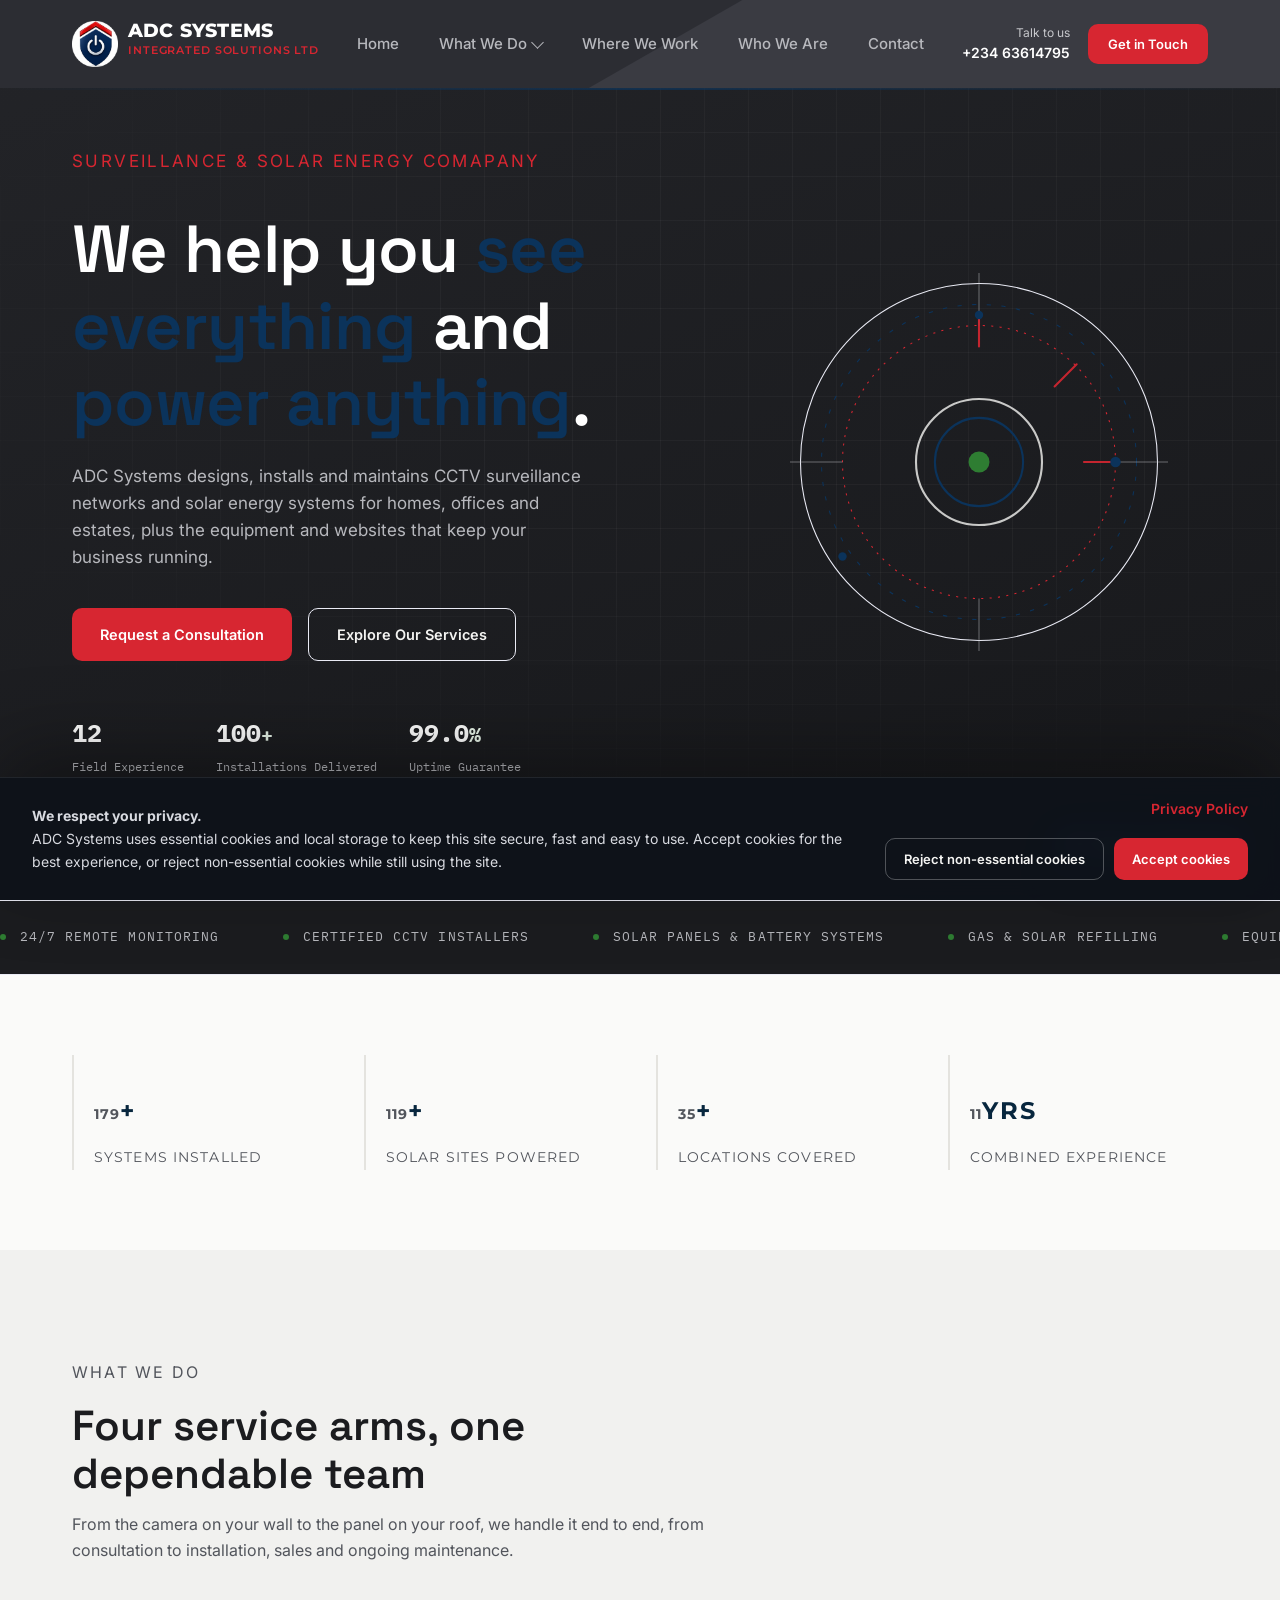
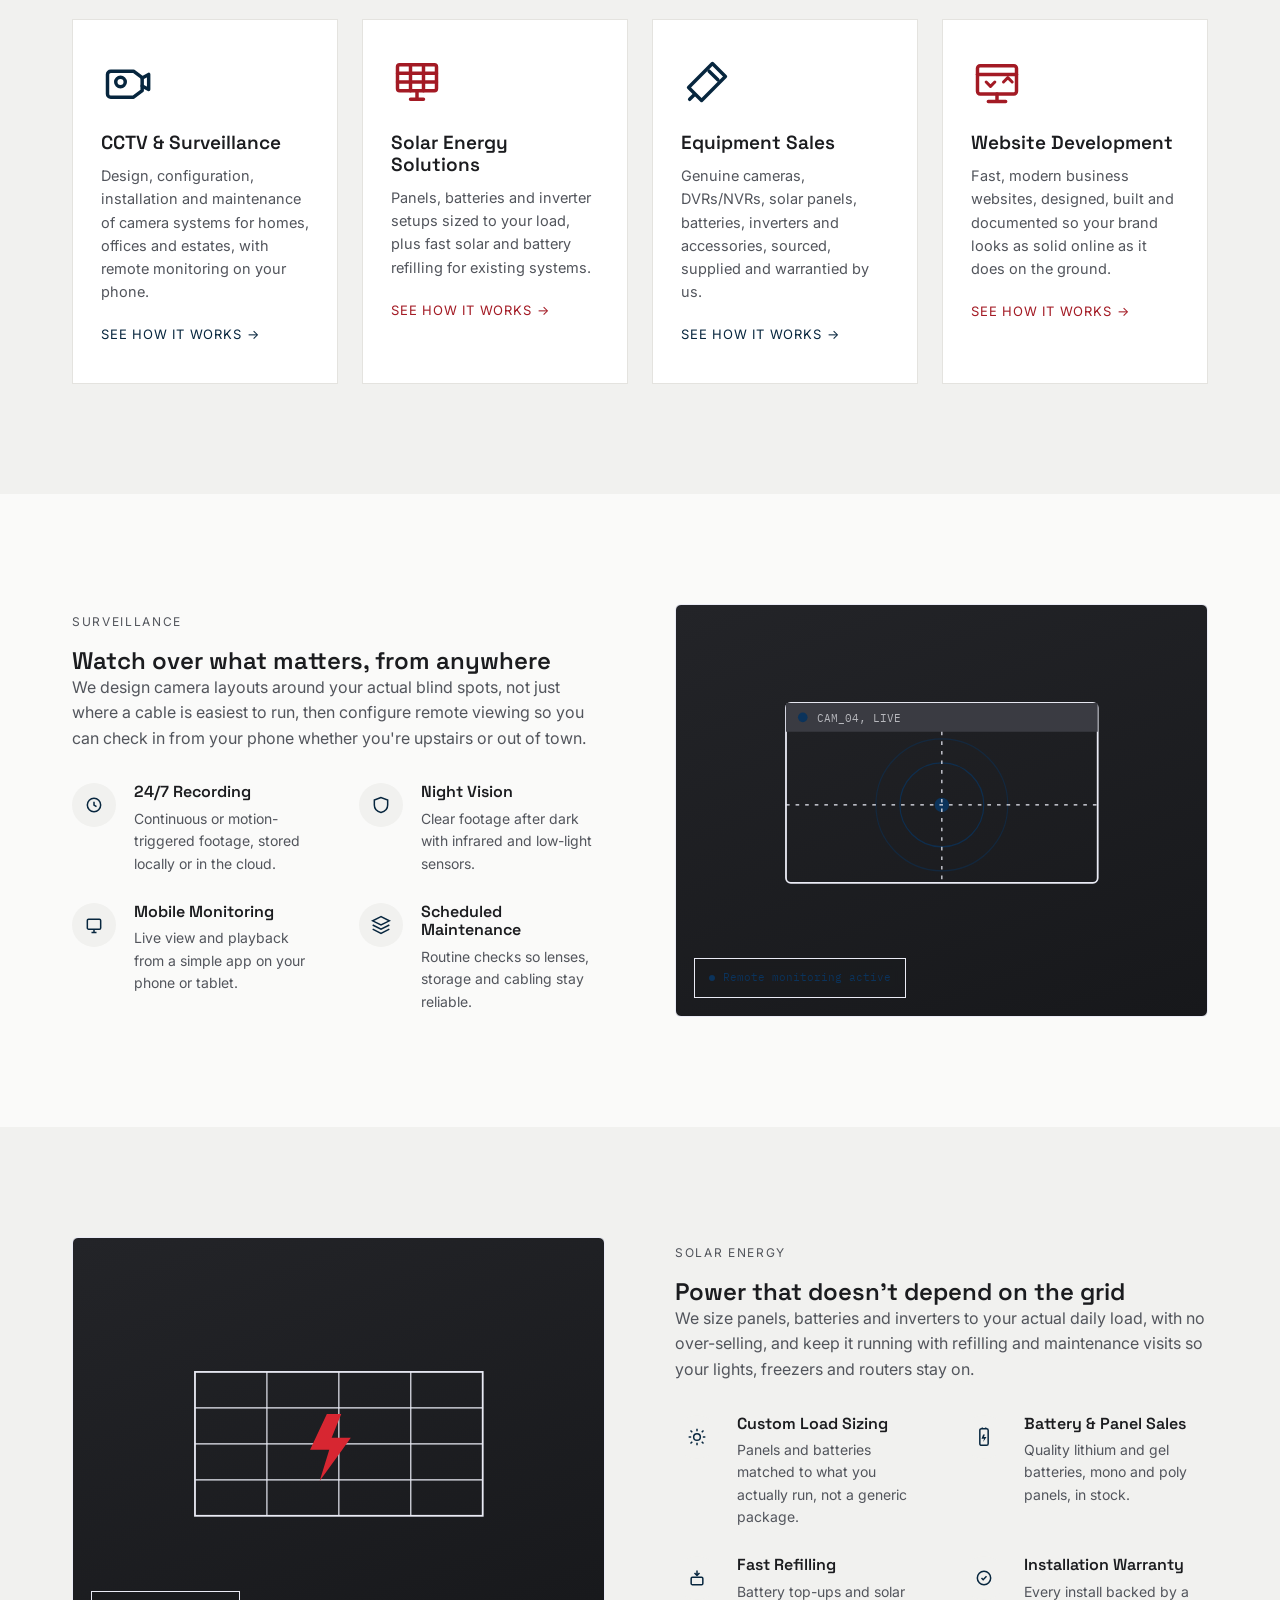
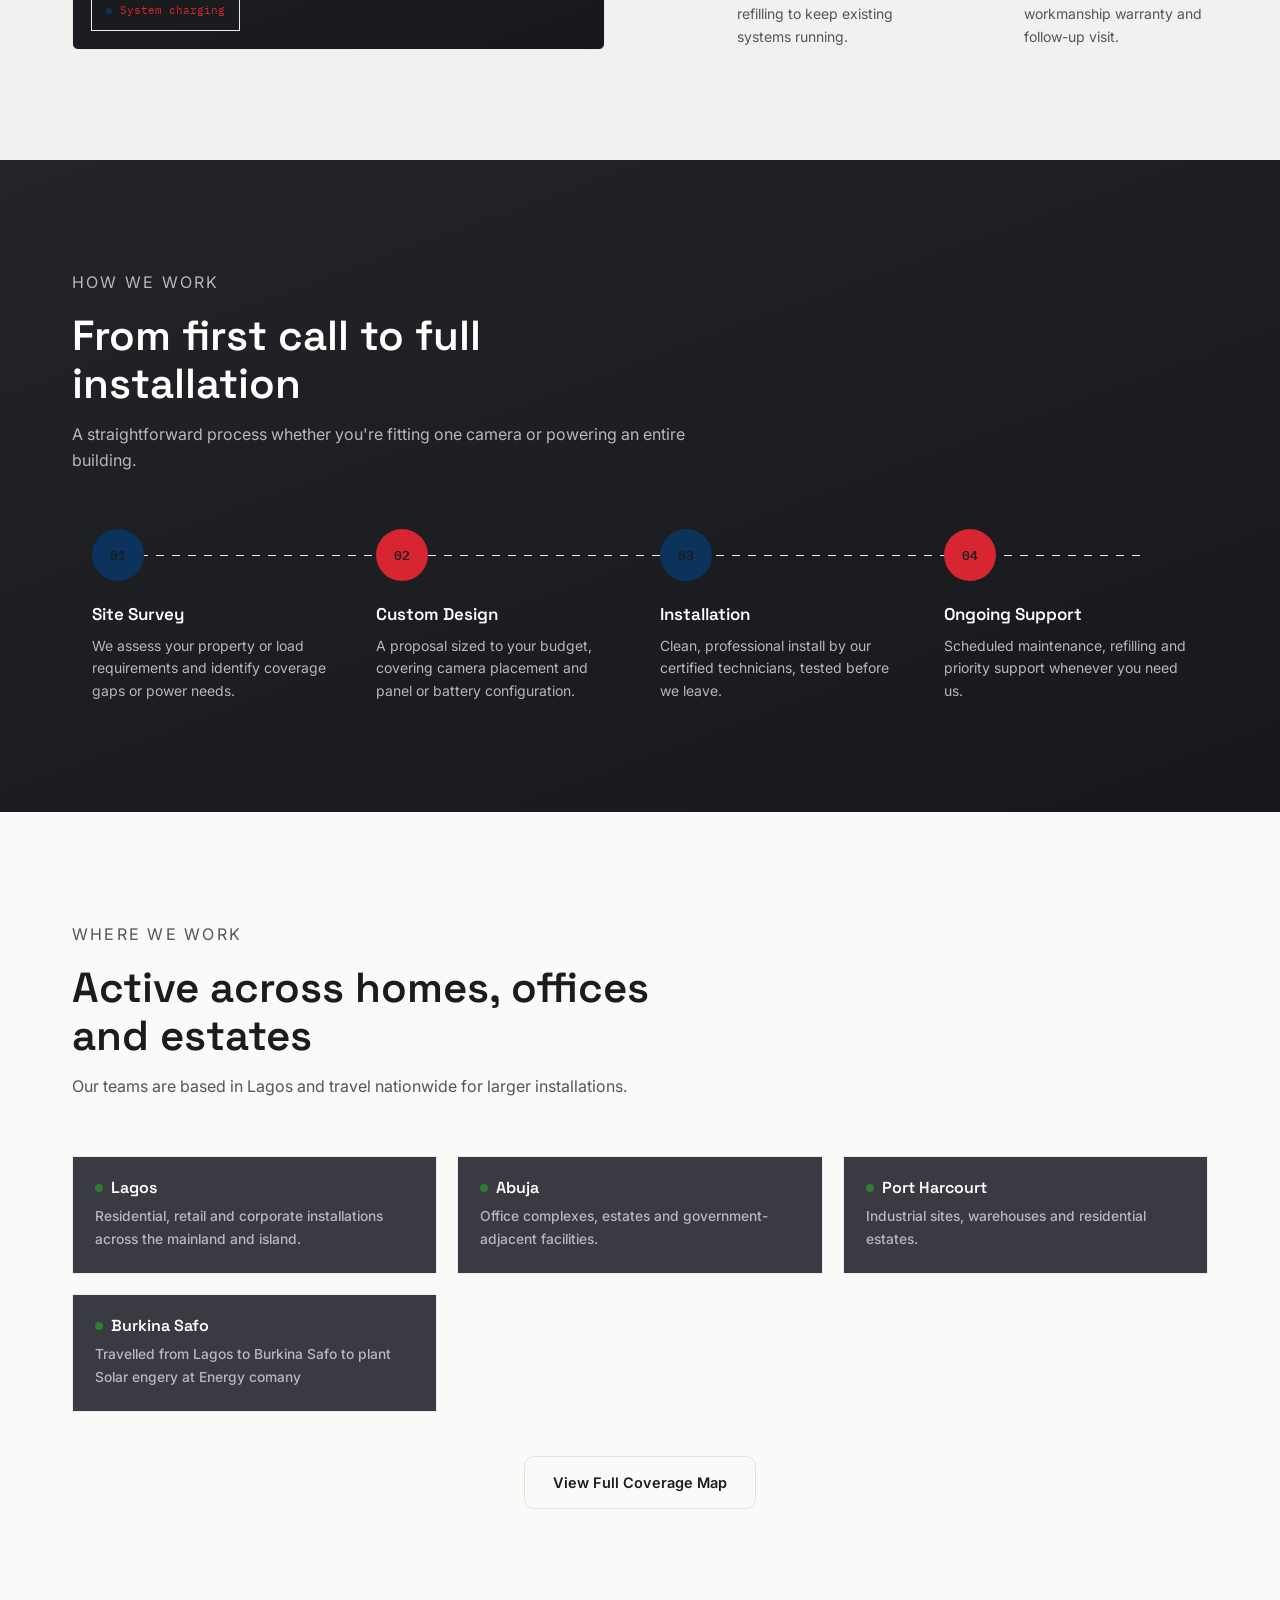
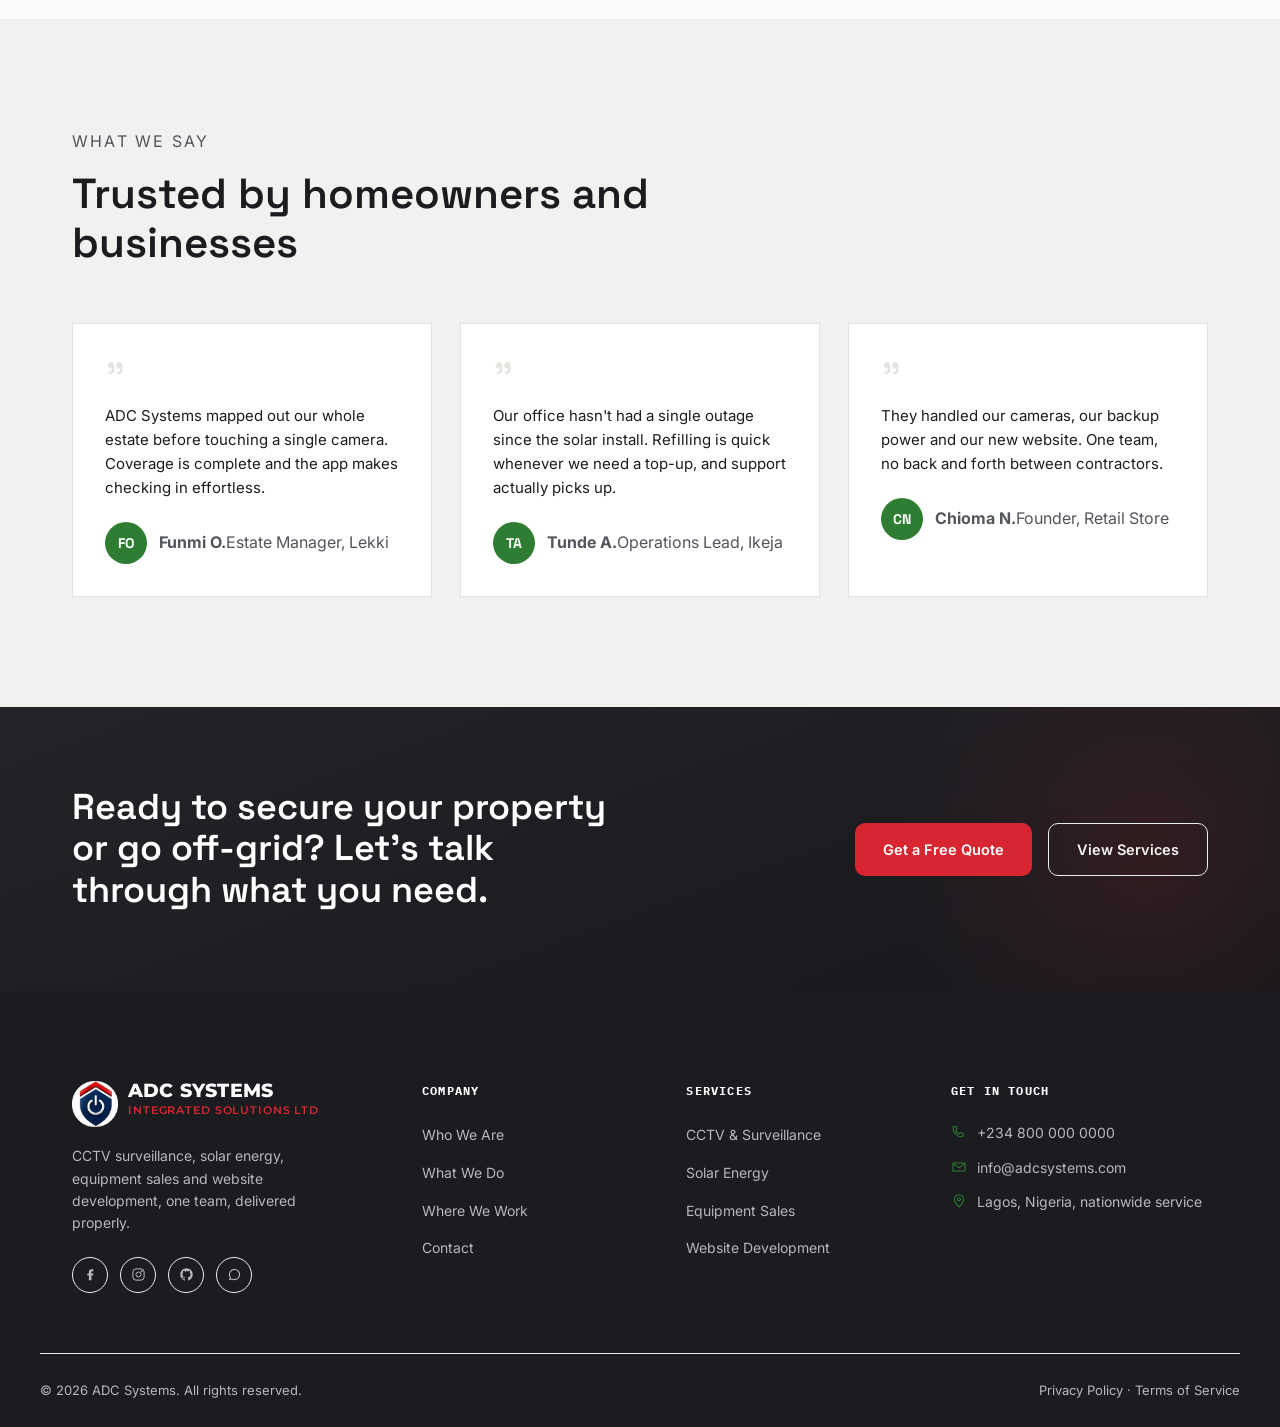
<file: index.html>
<!DOCTYPE html>
<html lang="en">
<head>
<meta charset="UTF-8">
<meta name="viewport" content="width=device-width, initial-scale=1.0">
<title>ADC Systems | CCTV Surveillance &amp; Solar Energy Solutions</title>
<meta name="description" content="ADC Systems specializes in CCTV surveillance configuration, installation and maintenance, solar energy systems (panels, batteries, refilling), security equipment sales, and website development.">
<meta name="robots" content="index, follow">
<meta property="og:locale" content="en_US">
<meta property="og:type" content="website">
<meta property="og:title" content="ADC Systems | CCTV Surveillance &amp; Solar Energy Solutions">
<meta property="og:description" content="ADC Systems specializes in CCTV surveillance configuration, installation and maintenance, solar energy systems (panels, batteries, refilling), security equipment sales, and website development.">
<meta property="og:image" content="assets/images/adclogo2.png">
<meta property="og:image:alt" content="ADC Systems logo">
<meta property="og:url" content="./index.html">
<meta name="twitter:card" content="summary_large_image">
<meta name="twitter:title" content="ADC Systems | CCTV Surveillance &amp; Solar Energy Solutions">
<meta name="twitter:description" content="ADC Systems specializes in CCTV surveillance configuration, installation and maintenance, solar energy systems (panels, batteries, refilling), security equipment sales, and website development.">
<meta name="twitter:image" content="assets/images/adclogo2.png">
<link rel="canonical" href="./index.html">
<link rel="icon" href="assets/images/adc-icon.png">
<link rel="preconnect" href="https://fonts.googleapis.com">
<link rel="stylesheet" href="css/style.css">
</head>
<body>

<!-- ===== Preloader ===== -->
<div id="preloader" aria-hidden="true">
  <div class="loader-aperture">
    <svg viewBox="0 0 64 64">
      <circle class="ring" cx="32" cy="32" r="26"></circle>
      <circle class="sweep" cx="32" cy="32" r="26"></circle>
    </svg>
  </div>
  <p class="loader-text">Adc systems<span>...</span></p>
</div>

<!-- ===== Header ===== -->
<header class="site-header">
  <div class="header-inner">
    <a href="index.html" class="brand">
      <img src="assets/images/adc-icon.png" alt="ADC Systems logo">
      <span class="brand-word">ADC Systems<small>Integrated Solutions Ltd</small></span>
    </a>

    <nav class="main-nav" aria-label="Primary">
      <ul>
        <li class="nav-item"><a href="index.html" class="nav-link">Home</a></li>
        <li class="nav-item has-dropdown">
          <a href="services.html" class="nav-link">What We Do <span class="caret"></span></a>
          <ul class="dropdown">
            <li><a href="services.html#cctv">CCTV &amp; Surveillance<small>Cameras, config, Install &amp; monitoring</small></a></li>
            <li><a href="services.html#solar">Solar Energy Solutions<small>Panels, batteries &amp; refilling</small></a></li>
            <li><a href="services.html#equipment">Equipment Sales<small>Security &amp; solar hardware</small></a></li>
            <li><a href="services.html#web">Website Development<small>Design, build &amp; launch</small></a></li>
          </ul>
        </li>
        <li class="nav-item"><a href="portfolio.html" class="nav-link">Where We Work</a></li>
        <li class="nav-item"><a href="about.html" class="nav-link">Who We Are</a></li>
        <li class="nav-item"><a href="contact.html" class="nav-link">Contact</a></li>
      </ul>
    </nav>

    <div class="header-cta">
      <div class="header-phone">
        <span>Talk to us</span>
        <strong>+234 63614795</strong>
      </div>
      <a href="contact.html" class="btn btn-primary btn-sm">Get in Touch</a>
      <button class="nav-toggle" aria-label="Toggle menu"><span></span><span></span><span></span></button>
    </div>
  </div>
</header>

<!-- ===== Hero ===== -->
<section class="hero">
  <div class="hero-scanline"></div>
  <div class="hero-inner">
    <div class="hero-copy">
      <p class="eyebrow on-dark">Surveillance &amp; Solar Energy Comapany</p>
      <h1>We help you <em>see everything</em> and <em>power anything</em>.</h1>
      <p>ADC Systems designs, installs and maintains CCTV surveillance networks and solar energy systems for homes, offices and estates, plus the equipment and websites that keep your business running.</p>
      <div class="hero-actions">
        <a href="contact.html" class="btn btn-primary">Request a Consultation</a>
        <a href="services.html" class="btn btn-outline">Explore Our Services</a>
      </div>
      <div class="hero-badges">
        <div class="hero-badge"><strong data-count="12" class="unit-wrap">12<span class="unit">yrs</span></strong>Field Experience</div>
        <div class="hero-badge"><strong><span data-count="100">0</span><span class="unit">+</span></strong>Installations Delivered</div>
        <div class="hero-badge"><strong><span data-count="99" data-decimals="1">0</span><span class="unit">%</span></strong>Uptime Guarantee</div>
      </div>
    </div>

    <div class="hero-visual" aria-hidden="true">
      <svg viewBox="0 0 400 400">
        <circle class="hud-ring" cx="200" cy="200" r="170"></circle>
        <circle class="hud-ring accent" cx="200" cy="200" r="150"></circle>
        <circle class="hud-ring accent2" cx="200" cy="200" r="130"></circle>
        <line class="hud-crosshair" x1="200" y1="20" x2="200" y2="70"></line>
        <line class="hud-crosshair" x1="200" y1="330" x2="200" y2="380"></line>
        <line class="hud-crosshair" x1="20" y1="200" x2="70" y2="200"></line>
        <line class="hud-crosshair" x1="330" y1="200" x2="380" y2="200"></line>
        <!-- camera lens -->
        <circle cx="200" cy="200" r="60" fill="none" stroke="#f4f4f2" stroke-width="2" opacity=".8"></circle>
        <circle cx="200" cy="200" r="42" fill="none" stroke="var(--lens)" stroke-width="2"></circle>
        <circle cx="200" cy="200" r="10" fill="var(--green)"></circle>
        <!-- solar rays -->
        <g stroke="var(--brand-red)" stroke-width="2" stroke-linecap="round" opacity=".9">
          <line x1="200" y1="60" x2="200" y2="90"></line>
          <line x1="293" y1="107" x2="272" y2="128"></line>
          <line x1="330" y1="200" x2="300" y2="200"></line>
        </g>
        <circle class="hud-blip" cx="330" cy="200" r="5"></circle>
        <circle class="hud-blip" cx="200" cy="60" r="4" style="animation-delay:.6s"></circle>
        <circle class="hud-blip" cx="70" cy="290" r="4" style="animation-delay:1.1s"></circle>
      </svg>
    </div>
  </div>
</section>

<!-- ===== Trust strip ===== -->
<div class="trust-strip" aria-hidden="true">
  <div class="trust-track">
    <span>24/7 Remote Monitoring</span>
    <span>Certified CCTV Installers</span>
    <span>Solar Panels &amp; Battery Systems</span>
    <span>Gas &amp; Solar Refilling</span>
    <span>Equipment Sales</span>
    <span>Website Development</span>
    <span>24/7 Remote Monitoring</span>
    <span>Certified CCTV Installers</span>
    <span>Smart Door Locks &amp; Access Control</span>
    <span>Solar Panels &amp; Battery Systems</span>
    <span>Gas &amp; Solar Refilling</span>
    <span>Equipment Sales</span>
    <span>Website Development</span>
    <span>DSTV Maintenance</span>
  </div>
</div>

<!-- ===== Stats ===== -->
<section class="stats">
  <div class="container stats-grid">
    <div class="stat reveal"><strong><span data-count="180">0</span><span class="unit">+</span></strong><span>Systems Installed</span></div>
    <div class="stat reveal reveal-delay-1"><strong><span data-count="120">0</span><span class="unit">+</span></strong><span>Solar Sites Powered</span></div>
    <div class="stat reveal reveal-delay-2"><strong><span data-count="36">0</span><span class="unit">+</span></strong><span>Locations Covered</span></div>
    <div class="stat reveal reveal-delay-3"><strong><span data-count="12">0</span><span class="unit">yrs</span></strong><span>Combined Experience</span></div>
  </div>
</section>

<!-- ===== What We Do ===== -->
<section class="section dim" id="what-we-do">
  <div class="container">
    <div class="section-head reveal">
      <p class="eyebrow">What We Do</p>
      <h2>Four service arms, one dependable team</h2>
      <p>From the camera on your wall to the panel on your roof, we handle it end to end, from consultation to installation, sales and ongoing maintenance.</p>
    </div>

    <div class="services-grid">
      <div class="service-card reveal">
        <div class="service-icon">
          <svg viewBox="0 0 24 24" fill="none" stroke="currentColor" stroke-width="1.6" stroke-linecap="round" stroke-linejoin="round">
            <path d="M3 8.5c0-.83.67-1.5 1.5-1.5H15l4 3v6l-4 3H4.5C3.67 19 3 18.33 3 17.5v-9Z"></path>
            <circle cx="9" cy="12" r="2.2"></circle>
            <path d="M19 10.2 22 8.5v7L19 13.8"></path>
          </svg>
        </div>
        <h3>CCTV &amp; Surveillance</h3>
        <p>Design, configuration, installation and maintenance of camera systems for homes, offices and estates, with remote monitoring on your phone.</p>
        <a href="services.html#cctv" class="card-link">See how it works <span class="arrow">→</span></a>
      </div>

      <div class="service-card solar-tone reveal reveal-delay-1">
        <div class="service-icon">
          <svg viewBox="0 0 24 24" fill="none" stroke="currentColor" stroke-width="1.6" stroke-linecap="round" stroke-linejoin="round">
            <rect x="3" y="4" width="18" height="12" rx="1"></rect>
            <path d="M3 8h18M3 12h18M9 4v12M15 4v12"></path>
            <path d="M9 20h6M12 16v4"></path>
          </svg>
        </div>
        <h3>Solar Energy Solutions</h3>
        <p>Panels, batteries and inverter setups sized to your load, plus fast solar and battery refilling for existing systems.</p>
        <a href="services.html#solar" class="card-link">See how it works <span class="arrow">→</span></a>
      </div>

      <div class="service-card reveal reveal-delay-2">
        <div class="service-icon">
          <svg viewBox="0 0 24 24" fill="none" stroke="currentColor" stroke-width="1.6" stroke-linecap="round" stroke-linejoin="round">
            <path d="M14.5 3.5 20.5 9.5 9.5 20.5 3.5 14.5 14.5 3.5Z"></path>
            <path d="M13 7l4 4M6 18l-2 2"></path>
          </svg>
        </div>
        <h3>Equipment Sales</h3>
        <p>Genuine cameras, DVRs/NVRs, solar panels, batteries, inverters and accessories, sourced, supplied and warrantied by us.</p>
        <a href="services.html#equipment" class="card-link">See how it works <span class="arrow">→</span></a>
      </div>

      <div class="service-card solar-tone reveal reveal-delay-3">
        <div class="service-icon">
          <svg viewBox="0 0 24 24" fill="none" stroke="currentColor" stroke-width="1.6" stroke-linecap="round" stroke-linejoin="round">
            <rect x="3" y="4.5" width="18" height="13" rx="1.2"></rect>
            <path d="M3 8.5h18"></path>
            <path d="M8 21h8M12 17.5V21"></path>
            <path d="M7 12l2 2 2-2M15 12l2-2 2 2" stroke-width="1.4"></path>
          </svg>
        </div>
        <h3>Website Development</h3>
        <p>Fast, modern business websites, designed, built and documented so your brand looks as solid online as it does on the ground.</p>
        <a href="services.html#web" class="card-link">See how it works <span class="arrow">→</span></a>
      </div>
    </div>
  </div>
</section>

<!-- ===== Split: CCTV feature ===== -->
<section class="section">
  <div class="container split">
    <div class="split-copy reveal">
      <p class="eyebrow">Surveillance</p>
      <h2>Watch over what matters, from anywhere</h2>
      <p style="margin-bottom:32px;">We design camera layouts around your actual blind spots, not just where a cable is easiest to run, then configure remote viewing so you can check in from your phone whether you're upstairs or out of town.</p>
      <div class="feature-grid">
        <div class="feature-item">
          <div class="f-icon"><svg viewBox="0 0 24 24" fill="none" stroke="currentColor" stroke-width="1.8"><path d="M4 12a8 8 0 1 1 16 0 8 8 0 0 1-16 0Z"/><path d="M12 8v4l3 2"/></svg></div>
          <div><h4>24/7 Recording</h4><p>Continuous or motion-triggered footage, stored locally or in the cloud.</p></div>
        </div>
        <div class="feature-item">
          <div class="f-icon"><svg viewBox="0 0 24 24" fill="none" stroke="currentColor" stroke-width="1.8"><path d="M12 3 4 6v6c0 4.5 3.4 7.9 8 9 4.6-1.1 8-4.5 8-9V6l-8-3Z"/></svg></div>
          <div><h4>Night Vision</h4><p>Clear footage after dark with infrared and low-light sensors.</p></div>
        </div>
        <div class="feature-item">
          <div class="f-icon"><svg viewBox="0 0 24 24" fill="none" stroke="currentColor" stroke-width="1.8"><rect x="4" y="5" width="16" height="12" rx="1.5"/><path d="M9 21h6M12 17v4"/></svg></div>
          <div><h4>Mobile Monitoring</h4><p>Live view and playback from a simple app on your phone or tablet.</p></div>
        </div>
        <div class="feature-item">
          <div class="f-icon"><svg viewBox="0 0 24 24" fill="none" stroke="currentColor" stroke-width="1.8"><path d="M12 2 2 7l10 5 10-5-10-5Z"/><path d="M2 17l10 5 10-5M2 12l10 5 10-5"/></svg></div>
          <div><h4>Scheduled Maintenance</h4><p>Routine checks so lenses, storage and cabling stay reliable.</p></div>
        </div>
      </div>
    </div>
    <div class="split-visual reveal reveal-delay-1">
      <div class="frame">
        <svg viewBox="0 0 300 240" aria-hidden="true">
          <rect x="20" y="30" width="260" height="150" rx="4" fill="none" stroke="var(--line-dark)" stroke-width="1.5"></rect>
          <rect x="20" y="30" width="260" height="24" fill="var(--charcoal-2)"></rect>
          <circle cx="34" cy="42" r="4" fill="var(--lens)"></circle>
          <text x="46" y="46" font-family="IBM Plex Mono" font-size="9" fill="#b7b8bd">CAM_04, LIVE</text>
          <circle cx="150" cy="115" r="55" fill="none" stroke="var(--lens)" stroke-width="1" opacity=".5"></circle>
          <circle cx="150" cy="115" r="35" fill="none" stroke="var(--lens)" stroke-width="1" opacity=".8"></circle>
          <circle cx="150" cy="115" r="6" fill="var(--lens)"></circle>
          <line x1="20" y1="115" x2="280" y2="115" stroke="var(--line-dark)" stroke-width="1" stroke-dasharray="3 5"></line>
          <line x1="150" y1="54" x2="150" y2="180" stroke="var(--line-dark)" stroke-width="1" stroke-dasharray="3 5"></line>
        </svg>
        <span class="tag">Remote monitoring active</span>
      </div>
    </div>
  </div>
</section>

<!-- ===== Split: Solar feature (reverse) ===== -->
<section class="section dim">
  <div class="container split reverse">
    <div class="split-copy reveal">
      <p class="eyebrow">Solar Energy</p>
      <h2>Power that doesn't depend on the grid</h2>
      <p style="margin-bottom:32px;">We size panels, batteries and inverters to your actual daily load, with no over-selling, and keep it running with refilling and maintenance visits so your lights, freezers and routers stay on.</p>
      <div class="feature-grid">
        <div class="feature-item">
          <div class="f-icon"><svg viewBox="0 0 24 24" fill="none" stroke="currentColor" stroke-width="1.8"><circle cx="12" cy="12" r="4"/><path d="M12 2v3M12 19v3M4.2 4.2l2.1 2.1M17.7 17.7l2.1 2.1M2 12h3M19 12h3M4.2 19.8l2.1-2.1M17.7 6.3l2.1-2.1"/></svg></div>
          <div><h4>Custom Load Sizing</h4><p>Panels and batteries matched to what you actually run, not a generic package.</p></div>
        </div>
        <div class="feature-item">
          <div class="f-icon"><svg viewBox="0 0 24 24" fill="none" stroke="currentColor" stroke-width="1.8"><rect x="7" y="2" width="10" height="20" rx="2"/><path d="M10 2V0.5M14 2V0.5"/><path d="M11 9l-2 5h3l-1 4 4-6h-3l1-3Z" fill="currentColor" stroke="none"/></svg></div>
          <div><h4>Battery &amp; Panel Sales</h4><p>Quality lithium and gel batteries, mono and poly panels, in stock.</p></div>
        </div>
        <div class="feature-item">
          <div class="f-icon"><svg viewBox="0 0 24 24" fill="none" stroke="currentColor" stroke-width="1.8"><path d="M12 3v6M9 6l3 3 3-3"/><rect x="5" y="11" width="14" height="9" rx="1.5"/></svg></div>
          <div><h4>Fast Refilling</h4><p>Battery top-ups and solar refilling to keep existing systems running.</p></div>
        </div>
        <div class="feature-item">
          <div class="f-icon"><svg viewBox="0 0 24 24" fill="none" stroke="currentColor" stroke-width="1.8"><path d="M4 12a8 8 0 1 1 16 0 8 8 0 0 1-16 0Z"/><path d="M9 12l2 2 4-4"/></svg></div>
          <div><h4>Installation Warranty</h4><p>Every install backed by a workmanship warranty and follow-up visit.</p></div>
        </div>
      </div>
    </div>
    <div class="split-visual reveal reveal-delay-1">
      <div class="frame">
        <svg viewBox="0 0 300 240" aria-hidden="true">
          <rect x="30" y="60" width="240" height="120" fill="none" stroke="var(--line-dark)" stroke-width="1.5"></rect>
          <line x1="30" y1="90" x2="270" y2="90" stroke="var(--line-dark)" stroke-width="1"></line>
          <line x1="30" y1="120" x2="270" y2="120" stroke="var(--line-dark)" stroke-width="1"></line>
          <line x1="30" y1="150" x2="270" y2="150" stroke="var(--line-dark)" stroke-width="1"></line>
          <line x1="90" y1="60" x2="90" y2="180" stroke="var(--line-dark)" stroke-width="1"></line>
          <line x1="150" y1="60" x2="150" y2="180" stroke="var(--line-dark)" stroke-width="1"></line>
          <line x1="210" y1="60" x2="210" y2="180" stroke="var(--line-dark)" stroke-width="1"></line>
          <path d="M140 95l-14 30h16l-8 26 26-36h-16l8-20Z" fill="var(--solar)"></path>
        </svg>
        <span class="tag" style="color:var(--solar); border-color:var(--line-dark);">System charging</span>
      </div>
    </div>
  </div>
</section>

<!-- ===== Process ===== -->
<section class="section dark">
  <div class="container">
    <div class="section-head reveal">
      <p class="eyebrow on-dark">How We Work</p>
      <h2>From first call to full installation</h2>
      <p>A straightforward process whether you're fitting one camera or powering an entire building.</p>
    </div>

    <div class="process">
      <div class="process-step reveal">
        <span class="num">01</span>
        <h4>Site Survey</h4>
        <p>We assess your property or load requirements and identify coverage gaps or power needs.</p>
      </div>
      <div class="process-step reveal reveal-delay-1">
        <span class="num">02</span>
        <h4>Custom Design</h4>
        <p>A proposal sized to your budget, covering camera placement and panel or battery configuration.</p>
      </div>
      <div class="process-step reveal reveal-delay-2">
        <span class="num">03</span>
        <h4>Installation</h4>
        <p>Clean, professional install by our certified technicians, tested before we leave.</p>
      </div>
      <div class="process-step reveal reveal-delay-3">
        <span class="num">04</span>
        <h4>Ongoing Support</h4>
        <p>Scheduled maintenance, refilling and priority support whenever you need us.</p>
      </div>
    </div>
  </div>
</section>

<!-- ===== Where We Work preview ===== -->
<section class="section">
  <div class="container">
    <div class="section-head reveal">
      <p class="eyebrow">Where We Work</p>
      <h2>Active across homes, offices and estates</h2>
      <p>Our teams are based in Lagos and travel nationwide for larger installations.</p>
    </div>

    <div class="location-list">
      <div class="location-card reveal"><h4>Lagos</h4><p>Residential, retail and corporate installations across the mainland and island.</p></div>
      <div class="location-card reveal reveal-delay-1"><h4>Abuja</h4><p>Office complexes, estates and government-adjacent facilities.</p></div>
      <div class="location-card reveal reveal-delay-2"><h4>Port Harcourt</h4><p>Industrial sites, warehouses and residential estates.</p></div>
      <div class="location-card reveal"><h4>Burkina Safo</h4><p>Travelled from Lagos to Burkina Safo to plant Solar engery at Energy comany</p></div>
    </div>

    <div style="text-align:center; margin-top:44px;">
      <a href="portfolio.html" class="btn btn-outline on-light">View Full Coverage Map</a>
    </div>
  </div>
</section>

<!-- ===== Testimonials ===== -->
<section class="section dim">
  <div class="container">
    <div class="section-head reveal">
      <p class="eyebrow">What We Say</p>
      <h2>Trusted by homeowners and businesses</h2>
    </div>
    <div class="testimonial-track">
      <div class="testimonial reveal">
        <span class="quote-mark">"</span>
        <p>ADC Systems mapped out our whole estate before touching a single camera. Coverage is complete and the app makes checking in effortless.</p>
        <div class="who"><div class="avatar">FO</div><div><strong>Funmi O.</strong><span>Estate Manager, Lekki</span></div></div>
      </div>
      <div class="testimonial reveal reveal-delay-1">
        <span class="quote-mark">"</span>
        <p>Our office hasn't had a single outage since the solar install. Refilling is quick whenever we need a top-up, and support actually picks up.</p>
        <div class="who"><div class="avatar">TA</div><div><strong>Tunde A.</strong><span>Operations Lead, Ikeja</span></div></div>
      </div>
      <div class="testimonial reveal reveal-delay-2">
        <span class="quote-mark">"</span>
        <p>They handled our cameras, our backup power and our new website. One team, no back and forth between contractors.</p>
        <div class="who"><div class="avatar">CN</div><div><strong>Chioma N.</strong><span>Founder, Retail Store</span></div></div>
      </div>
    </div>
  </div>
</section>

<!-- ===== CTA banner ===== -->
<section class="cta-banner">
  <div class="container cta-banner-inner">
    <h2 class="reveal">Ready to secure your property or go off-grid? Let's talk through what you need.</h2>
    <div class="actions reveal reveal-delay-1">
      <a href="contact.html" class="btn btn-primary">Get a Free Quote</a>
      <a href="services.html" class="btn btn-outline">View Services</a>
    </div>
  </div>
</section>

<!-- ===== Footer ===== -->
<footer class="site-footer">
  <div class="container footer-grid">
    <div class="footer-brand">
      <a href="index.html" class="brand"><img src="assets/images/adc-icon.png" alt="ADC Systems logo"><span class="brand-word">ADC Systems<small>Integrated Solutions Ltd</small></span></a>
      <p>CCTV surveillance, solar energy, equipment sales and website development, one team, delivered properly.</p>
      <div class="footer-social">
        <a href="#" aria-label="Facebook"><svg viewBox="0 0 24 24" fill="currentColor"><path d="M13.5 21v-7.5H16l.5-3.2h-3V8.2c0-.9.3-1.6 1.7-1.6H16.6V3.8C16.1 3.7 15 3.6 13.8 3.6c-2.6 0-4.4 1.6-4.4 4.5v2.2H6.9v3.2h2.5V21h4.1Z"/></svg></a>
        <a href="#" aria-label="Instagram"><svg viewBox="0 0 24 24" fill="none" stroke="currentColor" stroke-width="1.6"><rect x="3" y="3" width="18" height="18" rx="5"/><circle cx="12" cy="12" r="4"/><circle cx="17.2" cy="6.8" r="1"/></svg></a>
        <a href="https://github.com/" target="_blank" rel="noopener noreferrer" aria-label="GitHub"><svg viewBox="0 0 24 24" fill="currentColor"><path d="M12 2C6.477 2 2 6.477 2 12c0 4.418 2.865 8.166 6.839 9.489.5.092.682-.217.682-.483 0-.237-.009-.868-.014-1.703-2.782.605-3.369-1.34-3.369-1.34-.454-1.155-1.11-1.464-1.11-1.464-.907-.62.069-.607.069-.607 1.003.071 1.531 1.031 1.531 1.031.892 1.529 2.341 1.088 2.91.832.091-.647.35-1.088.636-1.339-2.22-.252-4.555-1.11-4.555-4.945 0-1.091.39-1.984 1.029-2.682-.103-.253-.446-1.27.098-2.645 0 0 .84-.269 2.75 1.025A9.564 9.564 0 0 1 12 6.844c.85.004 1.705.115 2.504.337 1.909-1.294 2.748-1.025 2.748-1.025.546 1.375.202 2.392.1 2.645.64.698 1.028 1.591 1.028 2.682 0 3.844-2.339 4.69-4.566 4.936.36.31.68.923.68 1.861 0 1.343-.012 2.426-.012 2.755 0 .268.18.58.688.482C19.135 20.164 22 16.418 22 12c0-5.523-4.477-10-10-10Z"/></svg></a>
        <a href="#" aria-label="WhatsApp"><svg viewBox="0 0 24 24" fill="currentColor"><path d="M12 3a9 9 0 0 0-7.7 13.7L3 21l4.5-1.2A9 9 0 1 0 12 3Zm0 1.8a7.2 7.2 0 1 1 0 14.4 7.1 7.1 0 0 1-3.7-1l-.3-.2-2.6.7.7-2.5-.2-.3A7.2 7.2 0 0 1 12 4.8Z"/></svg></a>
      </div>
    </div>

    <div class="footer-col">
      <h5>Company</h5>
      <ul>
        <li><a href="about.html">Who We Are</a></li>
        <li><a href="services.html">What We Do</a></li>
        <li><a href="portfolio.html">Where We Work</a></li>
        <li><a href="contact.html">Contact</a></li>
      </ul>
    </div>

    <div class="footer-col">
      <h5>Services</h5>
      <ul>
        <li><a href="services.html#cctv">CCTV &amp; Surveillance</a></li>
        <li><a href="services.html#solar">Solar Energy</a></li>
        <li><a href="services.html#equipment">Equipment Sales</a></li>
        <li><a href="services.html#web">Website Development</a></li>
      </ul>
    </div>

    <div class="footer-col">
      <h5>Get In Touch</h5>
      <ul class="footer-contact">
        <li><svg viewBox="0 0 24 24" fill="none" stroke="currentColor" stroke-width="1.6"><path d="M3 5.5c0-1 .8-1.8 1.8-1.8h2.1c.5 0 1 .4 1.1.9l.9 3a1.1 1.1 0 0 1-.4 1.2l-1.4 1c1 2.3 2.8 4.1 5.1 5.1l1-1.4c.3-.4.8-.5 1.2-.4l3 .9c.5.1.9.6.9 1.1v2.1c0 1-.8 1.8-1.8 1.8C9.5 20 3 13.5 3 5.5Z"/></svg><span>+234 800 000 0000</span></li>
        <li><svg viewBox="0 0 24 24" fill="none" stroke="currentColor" stroke-width="1.6"><path d="M3 6h18v12H3z"/><path d="m3 7 9 6 9-6"/></svg><span>info@adcsystems.com</span></li>
        <li><svg viewBox="0 0 24 24" fill="none" stroke="currentColor" stroke-width="1.6"><path d="M12 21s7-6.1 7-11.5A7 7 0 0 0 5 9.5C5 14.9 12 21 12 21Z"/><circle cx="12" cy="9.5" r="2.3"/></svg><span>Lagos, Nigeria, nationwide service</span></li>
      </ul>
    </div>
  </div>

  <div class="container footer-bottom">
    <span>&copy; <span class="js-year"></span> ADC Systems. All rights reserved.</span>
    <span><a href="privacy-policy.html">Privacy Policy</a> &middot; <a href="terms-of-service.html">Terms of Service</a></span>
  </div>
</footer>

<!-- ===== Floating action button ===== -->
<a href="contact.html" class="fab"><span class="pulse"></span>
  <svg viewBox="0 0 24 24" fill="none" stroke="currentColor" stroke-width="1.8"><path d="M4 4h16v12H7l-3 3V4Z"/></svg>
  <span>Drop us a Message</span>
</a>

<script src="js/main.js"></script>
</body>
</html>
</file>
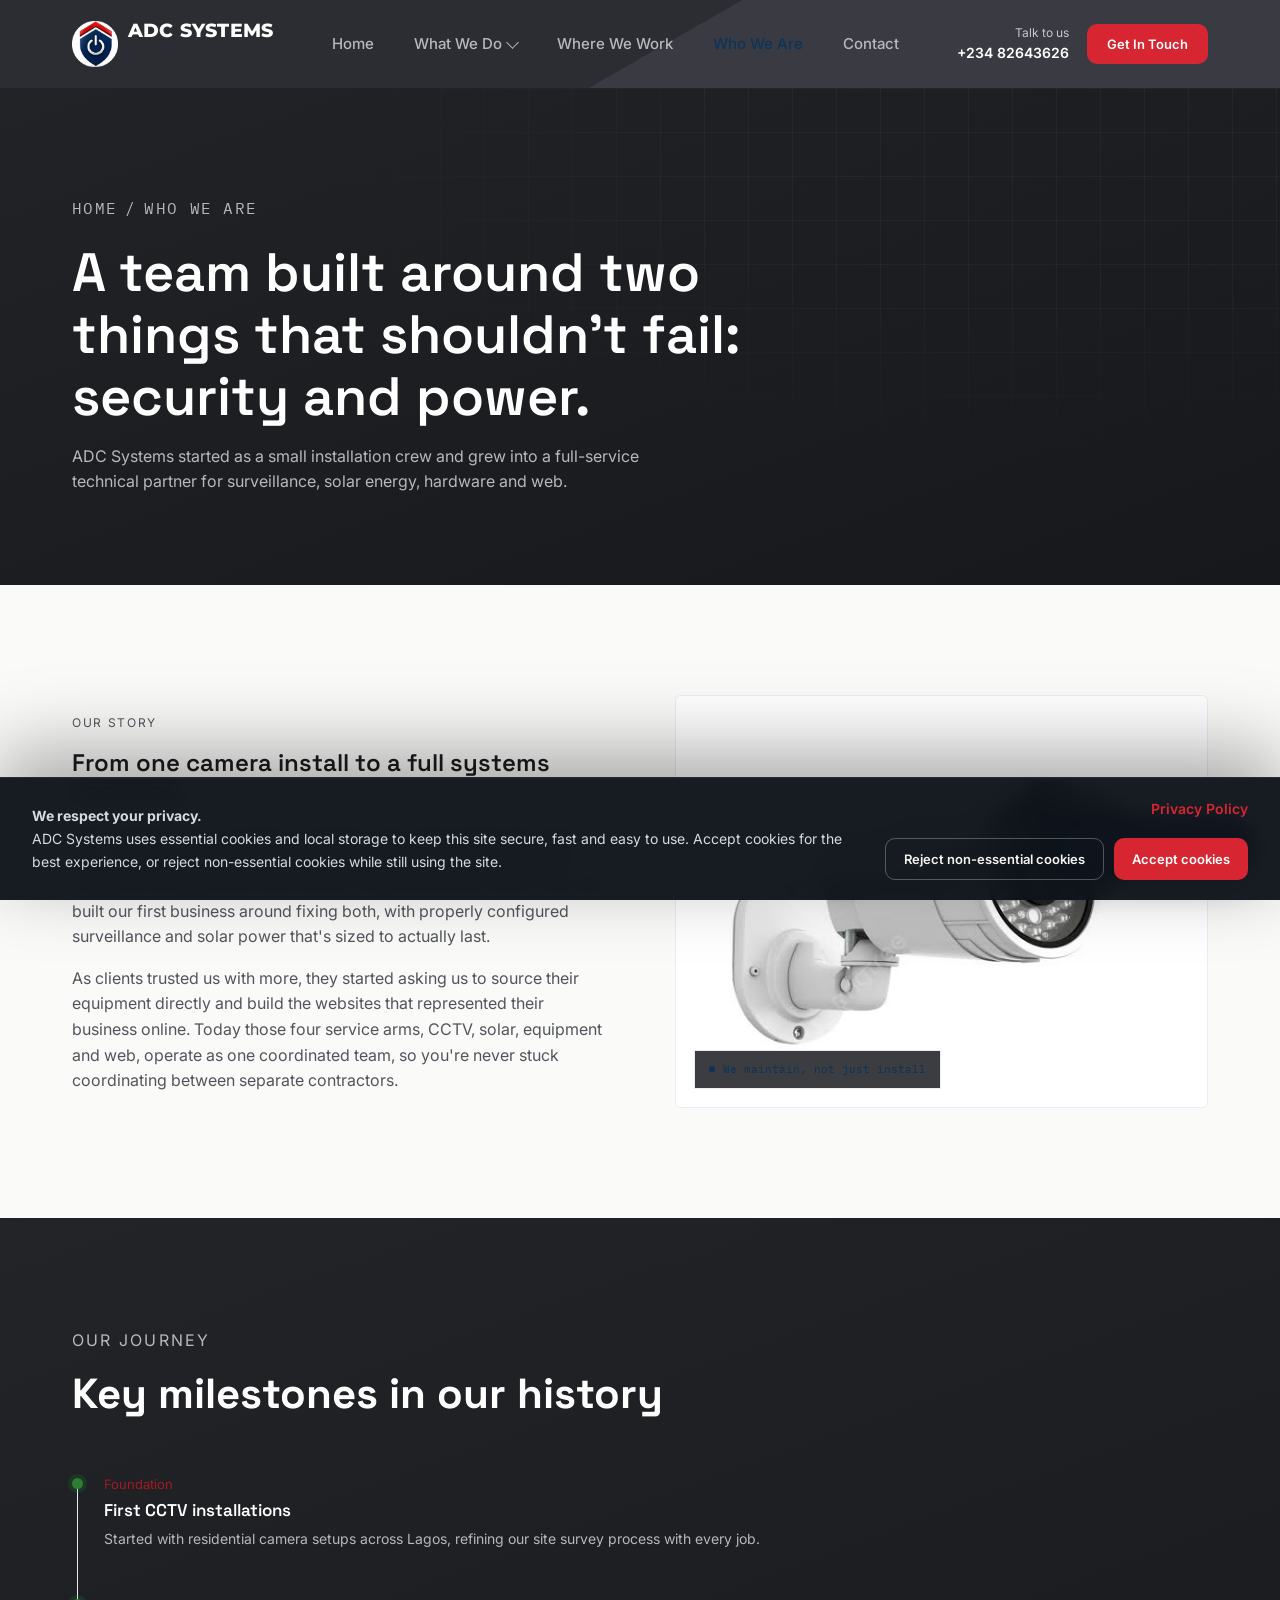
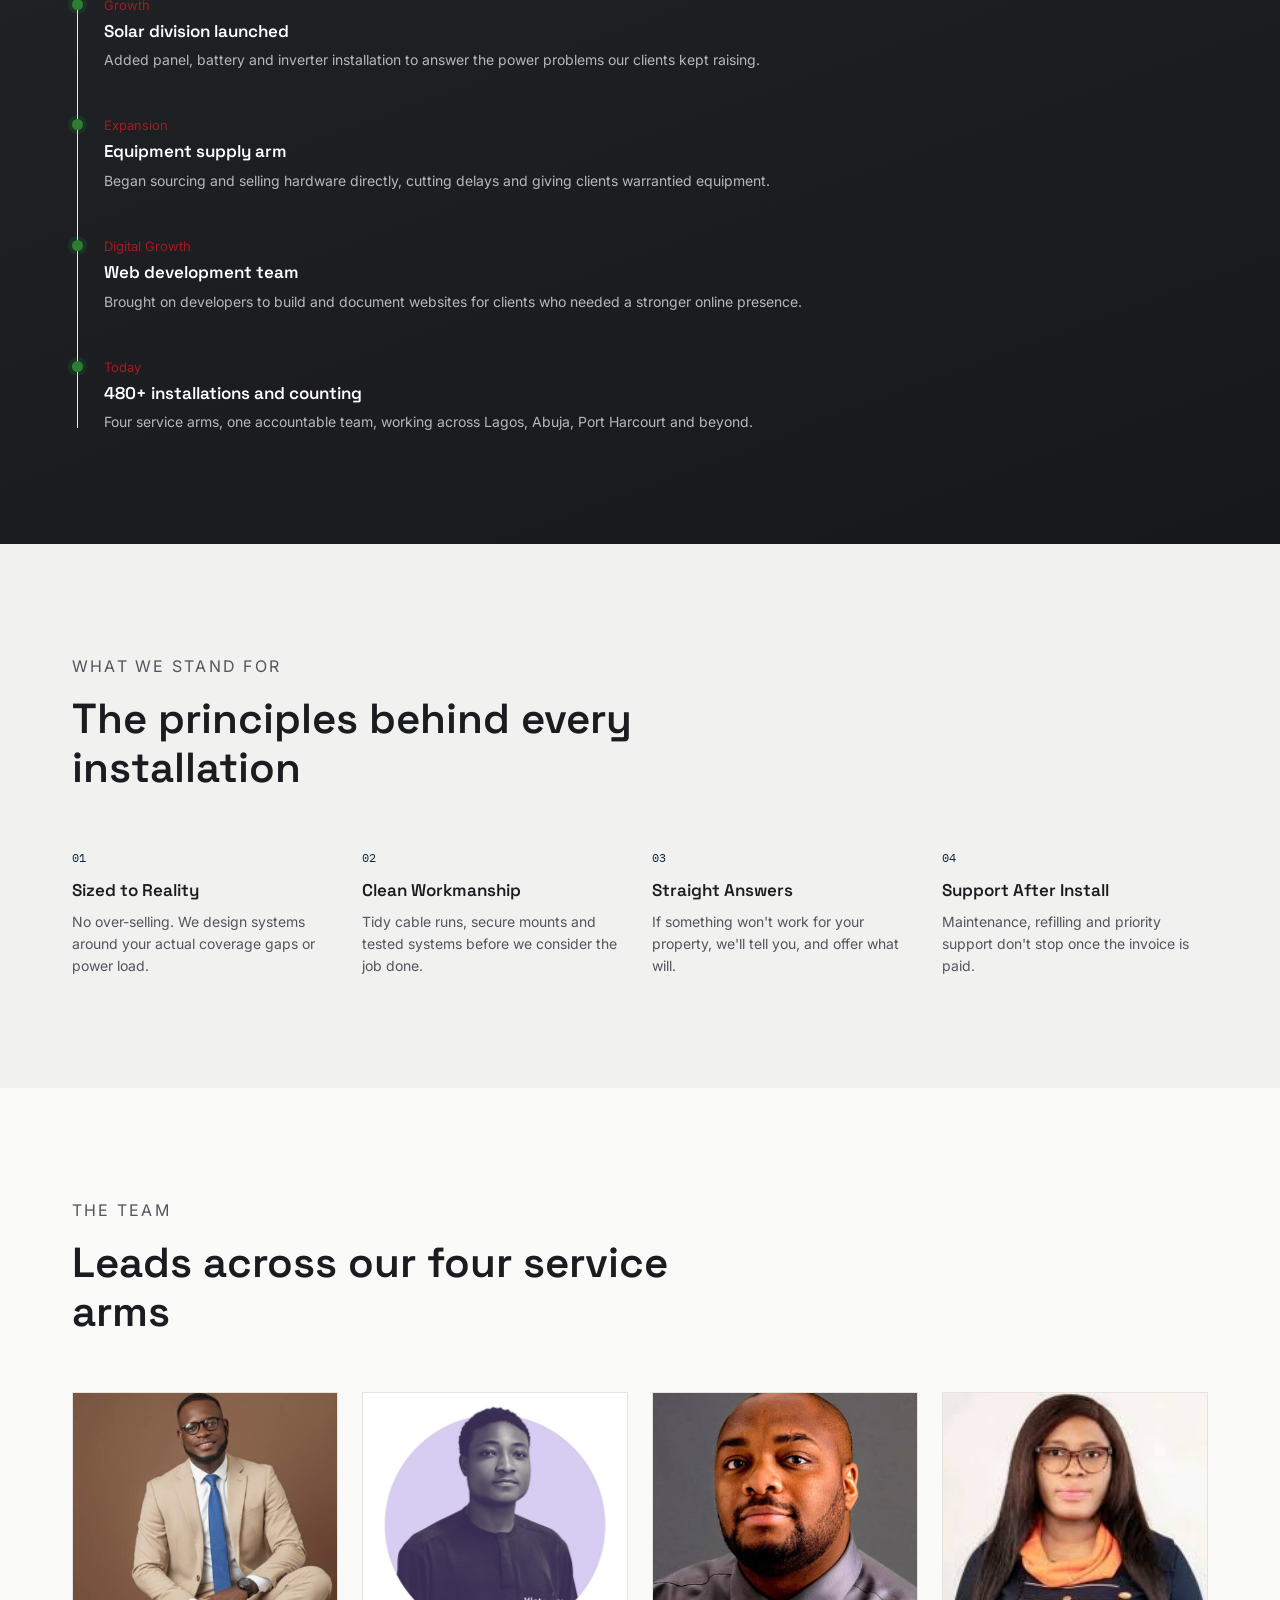
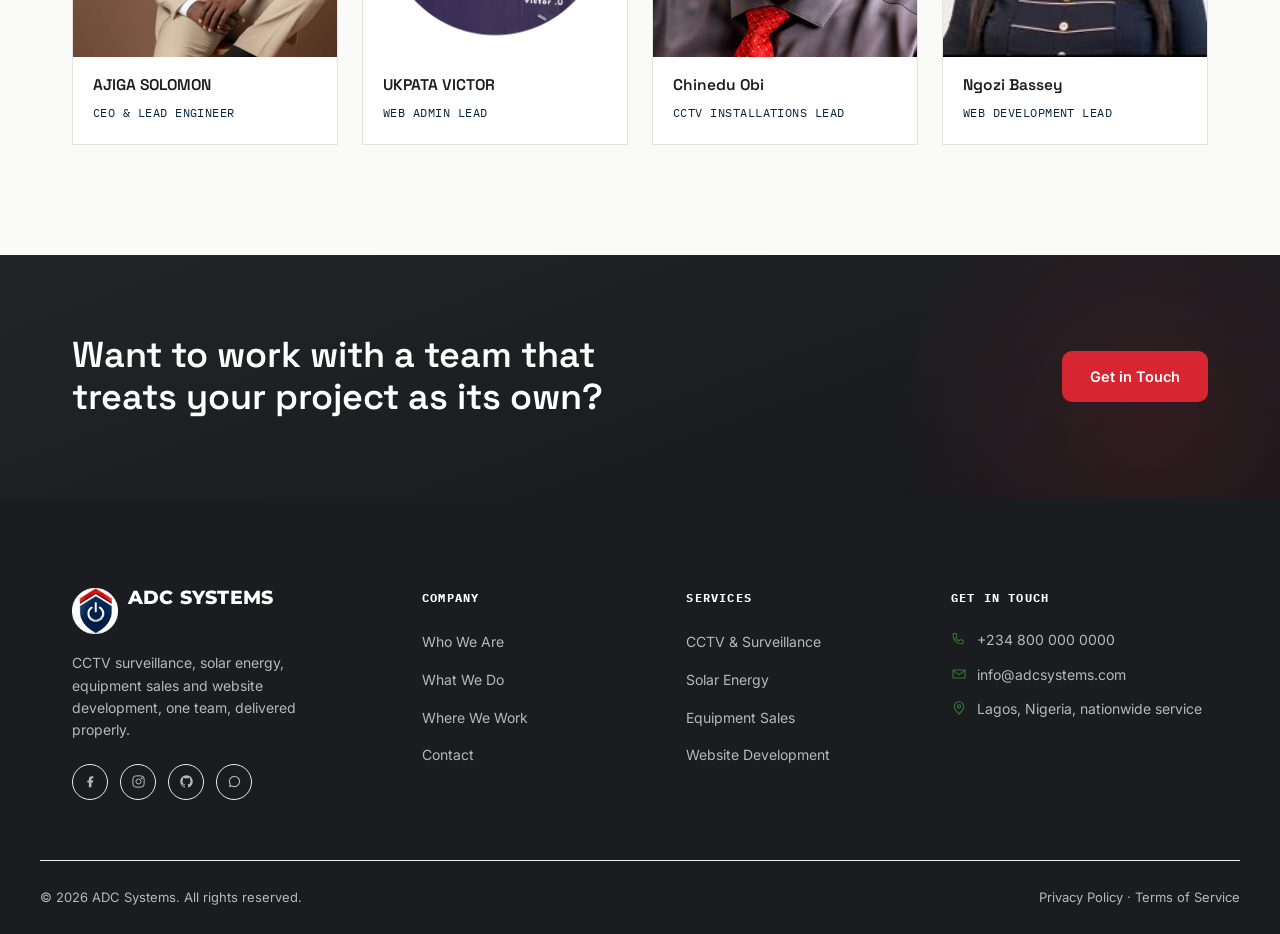
<file: about.html>
<!DOCTYPE html>
<html lang="en">
<head>
<meta charset="UTF-8">
<meta name="viewport" content="width=device-width, initial-scale=1.0">
<title>Who We Are | ADC Systems</title>
<meta name="description" content="Meet ADC Systems, a team specializing in CCTV surveillance, solar energy, equipment sales and website development.">
<meta name="robots" content="index, follow">
<meta property="og:locale" content="en_US">
<meta property="og:type" content="website">
<meta property="og:title" content="Who We Are | ADC Systems">
<meta property="og:description" content="Meet ADC Systems, a team specializing in CCTV surveillance, solar energy, equipment sales and website development.">
<meta property="og:image" content="assets/images/adclogo2.png">
<meta property="og:image:alt" content="ADC Systems logo">
<meta property="og:url" content="./about.html">
<meta name="twitter:card" content="summary_large_image">
<meta name="twitter:title" content="Who We Are | ADC Systems">
<meta name="twitter:description" content="Meet ADC Systems, a team specializing in CCTV surveillance, solar energy, equipment sales and website development.">
<meta name="twitter:image" content="assets/images/adclogo2.png">
<link rel="canonical" href="./about.html">
<link rel="icon" href="assets/images/adc-icon.png">
<link rel="stylesheet" href="css/style.css">
</head>
<body>

<div id="preloader" aria-hidden="true">
  <div class="loader-aperture"><svg viewBox="0 0 64 64"><circle class="ring" cx="32" cy="32" r="26"></circle><circle class="sweep" cx="32" cy="32" r="26"></circle></svg></div>
  <p class="loader-text">Adc systems<span>...</span></p>
</div>

<header class="site-header">
  <div class="header-inner">
    <a href="index.html" class="brand"><img src="assets/images/adc-icon.png" alt="ADC Systems logo"><span class="brand-word">ADC Systems</span></a>
    <nav class="main-nav" aria-label="Primary">
      <ul>
        <li class="nav-item"><a href="index.html" class="nav-link">Home</a></li>
        <li class="nav-item has-dropdown">
          <a href="services.html" class="nav-link">What We Do <span class="caret"></span></a>
          <ul class="dropdown">
            <li><a href="services.html#cctv">CCTV &amp; Surveillance<small>Cameras, config &amp; monitoring</small></a></li>
            <li><a href="services.html#solar">Solar Energy Solutions<small>Panels, batteries &amp; refilling</small></a></li>
            <li><a href="services.html#equipment">Equipment Sales<small>Security &amp; solar hardware</small></a></li>
            <li><a href="services.html#web">Website Development<small>Design, build &amp; launch</small></a></li>
          </ul>
        </li>
        <li class="nav-item"><a href="portfolio.html" class="nav-link">Where We Work</a></li>
        <li class="nav-item active"><a href="about.html" class="nav-link">Who We Are</a></li>
        <li class="nav-item"><a href="contact.html" class="nav-link">Contact</a></li>
      </ul>
    </nav>
    <div class="header-cta">
      <div class="header-phone"><span>Talk to us</span><strong>+234 82643626</strong></div>
      <a href="contact.html" class="btn btn-primary btn-sm">Get In Touch</a>
      <button class="nav-toggle" aria-label="Toggle menu"><span></span><span></span><span></span></button>
    </div>
  </div>
</header>

<section class="page-hero">
  <div class="container page-hero-inner">
    <p class="breadcrumb"><a href="index.html">Home</a> / <span>Who We Are</span></p>
    <h1>A team built around two things that shouldn't fail: security and power.</h1>
    <p>ADC Systems started as a small installation crew and grew into a full-service technical partner for surveillance, solar energy, hardware and web.</p>
  </div>
</section>

<section class="section">
  <div class="container split">
    <div class="split-copy reveal">
      <p class="eyebrow">Our Story</p>
      <h2>From one camera install to a full systems company</h2>
      <p style="margin-top:18px;">ADC Systems was founded by engineers who kept hearing the same two complaints from clients: cameras that stopped recording when it mattered, and generators that couldn't keep up with the cost of fuel. We built our first business around fixing both, with properly configured surveillance and solar power that's sized to actually last.</p>
      <p style="margin-top:16px;">As clients trusted us with more, they started asking us to source their equipment directly and build the websites that represented their business online. Today those four service arms, CCTV, solar, equipment and web, operate as one coordinated team, so you're never stuck coordinating between separate contractors.</p>
    </div>
    <div class="split-visual reveal reveal-delay-1">
      <div class="frame">
        <img src="assets/images/CCTV 3D.Jpeg" alt="3D CCTV surveillance" class="cctv-graphic" loading="eager">
        <span class="tag">We maintain, not just install</span>
      </div>
    </div>
  </div>
</section>

<section class="section dark">
  <div class="container">
    <div class="section-head reveal">
      <p class="eyebrow on-dark">Our Journey</p>
      <h2><strong>Key milestones in our history</strong></h2> 
    </div>
    <div class="timeline">
      <div class="timeline-item reveal">
        <span class="yr">Foundation</span>
        <h4>First CCTV installations</h4>
        <p>Started with residential camera setups across Lagos, refining our site survey process with every job.</p>
      </div>
      <div class="timeline-item reveal reveal-delay-1">
        <span class="yr">Growth</span>
        <h4>Solar division launched</h4>
        <p>Added panel, battery and inverter installation to answer the power problems our clients kept raising.</p>
      </div>
      <div class="timeline-item reveal reveal-delay-2">
        <span class="yr">Expansion</span>
        <h4>Equipment supply arm</h4>
        <p>Began sourcing and selling hardware directly, cutting delays and giving clients warrantied equipment.</p>
      </div>
      <div class="timeline-item reveal reveal-delay-3">
        <span class="yr">Digital Growth</span>
        <h4>Web development team</h4>
        <p>Brought on developers to build and document websites for clients who needed a stronger online presence.</p>
      </div>
      <div class="timeline-item reveal reveal-delay-4">
        <span class="yr">Today</span>
        <h4>480+ installations and counting</h4>
        <p>Four service arms, one accountable team, working across Lagos, Abuja, Port Harcourt and beyond.</p>
      </div>
    </div>
  </div>
</section>

<section class="section dim">
  <div class="container">
    <div class="section-head reveal">
      <p class="eyebrow">What We Stand For</p>
      <h2>The principles behind every installation</h2>
    </div>
    <div class="values-grid">
      <div class="value-card reveal">
        <span class="n">01</span>
        <h4>Sized to Reality</h4>
        <p>No over-selling. We design systems around your actual coverage gaps or power load.</p>
      </div>
      <div class="value-card reveal reveal-delay-1">
        <span class="n">02</span>
        <h4>Clean Workmanship</h4>
        <p>Tidy cable runs, secure mounts and tested systems before we consider the job done.</p>
      </div>
      <div class="value-card reveal reveal-delay-2">
        <span class="n">03</span>
        <h4>Straight Answers</h4>
        <p>If something won't work for your property, we'll tell you, and offer what will.</p>
      </div>
      <div class="value-card reveal reveal-delay-3">
        <span class="n">04</span>
        <h4>Support After Install</h4>
        <p>Maintenance, refilling and priority support don't stop once the invoice is paid.</p>
      </div>
    </div>
  </div>
</section>

<section class="section">
  <div class="container">
    <div class="section-head reveal">
      <p class="eyebrow">The Team</p>
      <h2>Leads across our four service arms</h2>
    </div>
    <div class="team-grid">
      <div class="team-card reveal">
        <div class="team-photo"><img src="assets/images/Founder.png" alt="AJIGA SOLOMON" loading="lazy"></div>
        <div class="team-info"><h4>AJIGA SOLOMON</h4><span>CEO &amp; Lead Engineer</span></div>
      </div>
      <div class="team-card reveal reveal-delay-1">
        <div class="team-photo"><img src="assets/images/myprofile.jpeg" alt="UKPATA VICTOR" loading="lazy"></div>
        <div class="team-info"><h4>UKPATA VICTOR</h4><span>Web Admin Lead</span></div>
      </div>
      <div class="team-card reveal reveal-delay-2">
        <div class="team-photo"><img src="assets/images/Chinedu%20Obi.jpeg" alt="Chinedu Obi" loading="lazy"></div>
        <div class="team-info"><h4>Chinedu Obi</h4><span>CCTV Installations Lead</span></div>
      </div>
      <div class="team-card reveal reveal-delay-3">
        <div class="team-photo"><img src="assets/images/Ngozi%20Bassey.jpeg" alt="Ngozi Bassey" loading="lazy"></div>
        <div class="team-info"><h4>Ngozi Bassey</h4><span>Web Development Lead</span></div>
      </div>
    </div>
  </div>
</section>

<section class="cta-banner">
  <div class="container cta-banner-inner">
    <h2>Want to work with a team that treats your project as its own?</h2>
    <div class="actions"><a href="contact.html" class="btn btn-primary">Get in Touch</a></div>
  </div>
</section>

<footer class="site-footer">
  <div class="container footer-grid">
    <div class="footer-brand">
      <a href="index.html" class="brand"><img src="assets/images/adc-icon.png" alt="ADC Systems logo"><span class="brand-word">ADC Systems</span></a>
      <p>CCTV surveillance, solar energy, equipment sales and website development, one team, delivered properly.</p>
      <div class="footer-social">
        <a href="#" aria-label="Facebook"><svg viewBox="0 0 24 24" fill="currentColor"><path d="M13.5 21v-7.5H16l.5-3.2h-3V8.2c0-.9.3-1.6 1.7-1.6H16.6V3.8C16.1 3.7 15 3.6 13.8 3.6c-2.6 0-4.4 1.6-4.4 4.5v2.2H6.9v3.2h2.5V21h4.1Z"/></svg></a>
        <a href="#" aria-label="Instagram"><svg viewBox="0 0 24 24" fill="none" stroke="currentColor" stroke-width="1.6"><rect x="3" y="3" width="18" height="18" rx="5"/><circle cx="12" cy="12" r="4"/><circle cx="17.2" cy="6.8" r="1"/></svg></a>
        <a href="https://github.com/" target="_blank" rel="noopener noreferrer" aria-label="GitHub"><svg viewBox="0 0 24 24" fill="currentColor"><path d="M12 2C6.477 2 2 6.477 2 12c0 4.418 2.865 8.166 6.839 9.489.5.092.682-.217.682-.483 0-.237-.009-.868-.014-1.703-2.782.605-3.369-1.34-3.369-1.34-.454-1.155-1.11-1.464-1.11-1.464-.907-.62.069-.607.069-.607 1.003.071 1.531 1.031 1.531 1.031.892 1.529 2.341 1.088 2.91.832.091-.647.35-1.088.636-1.339-2.22-.252-4.555-1.11-4.555-4.945 0-1.091.39-1.984 1.029-2.682-.103-.253-.446-1.27.098-2.645 0 0 .84-.269 2.75 1.025A9.564 9.564 0 0 1 12 6.844c.85.004 1.705.115 2.504.337 1.909-1.294 2.748-1.025 2.748-1.025.546 1.375.202 2.392.1 2.645.64.698 1.028 1.591 1.028 2.682 0 3.844-2.339 4.69-4.566 4.936.36.31.68.923.68 1.861 0 1.343-.012 2.426-.012 2.755 0 .268.18.58.688.482C19.135 20.164 22 16.418 22 12c0-5.523-4.477-10-10-10Z"/></svg></a>
        <a href="#" aria-label="WhatsApp"><svg viewBox="0 0 24 24" fill="currentColor"><path d="M12 3a9 9 0 0 0-7.7 13.7L3 21l4.5-1.2A9 9 0 1 0 12 3Zm0 1.8a7.2 7.2 0 1 1 0 14.4 7.1 7.1 0 0 1-3.7-1l-.3-.2-2.6.7.7-2.5-.2-.3A7.2 7.2 0 0 1 12 4.8Z"/></svg></a>
      </div>
    </div>
    <div class="footer-col"><h5>Company</h5><ul><li><a href="about.html">Who We Are</a></li><li><a href="services.html">What We Do</a></li><li><a href="portfolio.html">Where We Work</a></li><li><a href="contact.html">Contact</a></li></ul></div>
    <div class="footer-col"><h5>Services</h5><ul><li><a href="services.html#cctv">CCTV &amp; Surveillance</a></li><li><a href="services.html#solar">Solar Energy</a></li><li><a href="services.html#equipment">Equipment Sales</a></li><li><a href="services.html#web">Website Development</a></li></ul></div>
    <div class="footer-col">
      <h5>Get In Touch</h5>
      <ul class="footer-contact">
        <li><svg viewBox="0 0 24 24" fill="none" stroke="currentColor" stroke-width="1.6"><path d="M3 5.5c0-1 .8-1.8 1.8-1.8h2.1c.5 0 1 .4 1.1.9l.9 3a1.1 1.1 0 0 1-.4 1.2l-1.4 1c1 2.3 2.8 4.1 5.1 5.1l1-1.4c.3-.4.8-.5 1.2-.4l3 .9c.5.1.9.6.9 1.1v2.1c0 1-.8 1.8-1.8 1.8C9.5 20 3 13.5 3 5.5Z"/></svg><span>+234 800 000 0000</span></li>
        <li><svg viewBox="0 0 24 24" fill="none" stroke="currentColor" stroke-width="1.6"><path d="M3 6h18v12H3z"/><path d="m3 7 9 6 9-6"/></svg><span>info@adcsystems.com</span></li>
        <li><svg viewBox="0 0 24 24" fill="none" stroke="currentColor" stroke-width="1.6"><path d="M12 21s7-6.1 7-11.5A7 7 0 0 0 5 9.5C5 14.9 12 21 12 21Z"/><circle cx="12" cy="9.5" r="2.3"/></svg><span>Lagos, Nigeria, nationwide service</span></li>
      </ul>
    </div>
  </div>
  <div class="container footer-bottom">
    <span>&copy; <span class="js-year"></span> ADC Systems. All rights reserved.</span>
    <span><a href="privacy-policy.html">Privacy Policy</a> &middot; <a href="terms-of-service.html">Terms of Service</a></span>
  </div>
</footer>

<a href="contact.html" class="fab"><span class="pulse"></span>
  <svg viewBox="0 0 24 24" fill="none" stroke="currentColor" stroke-width="1.8"><path d="M4 4h16v12H7l-3 3V4Z"/></svg>
  <span>Drop us a Message</span>
</a>

<script src="js/main.js"></script>
</body>
</html>
</file>
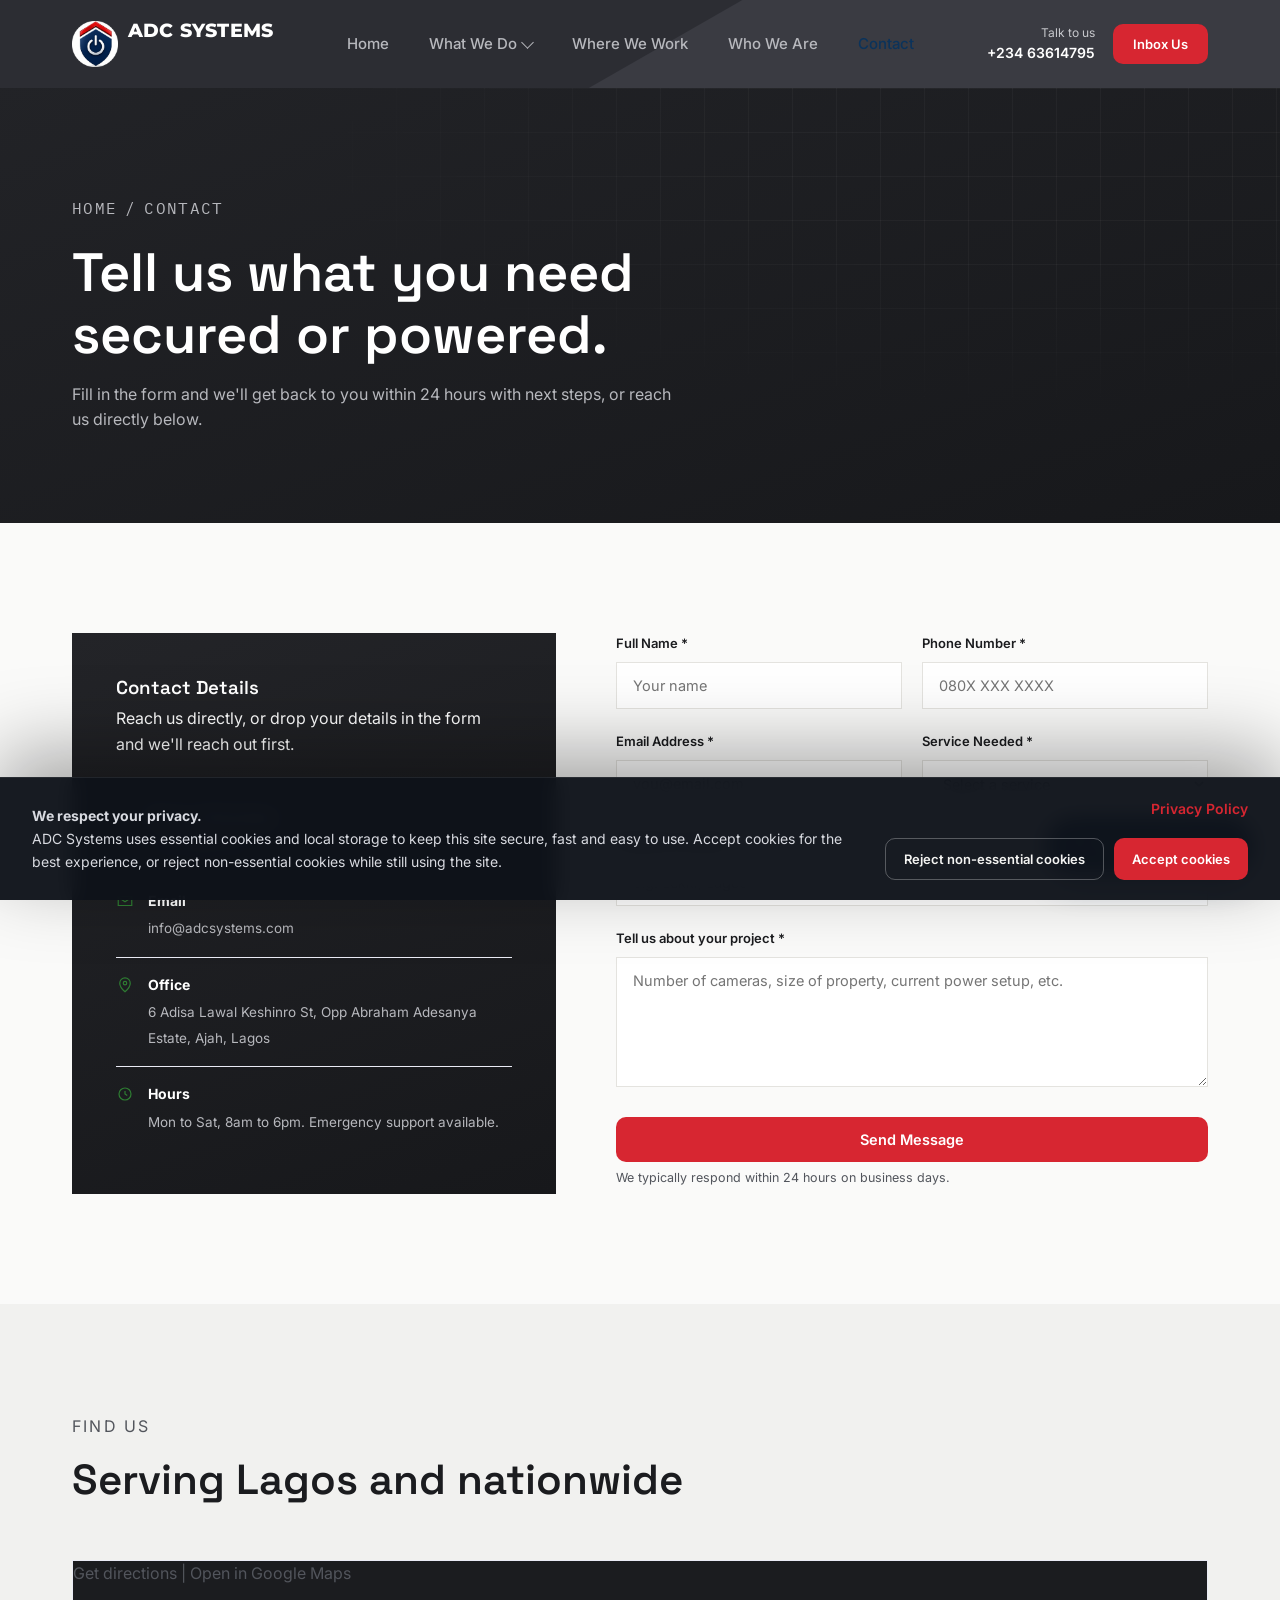
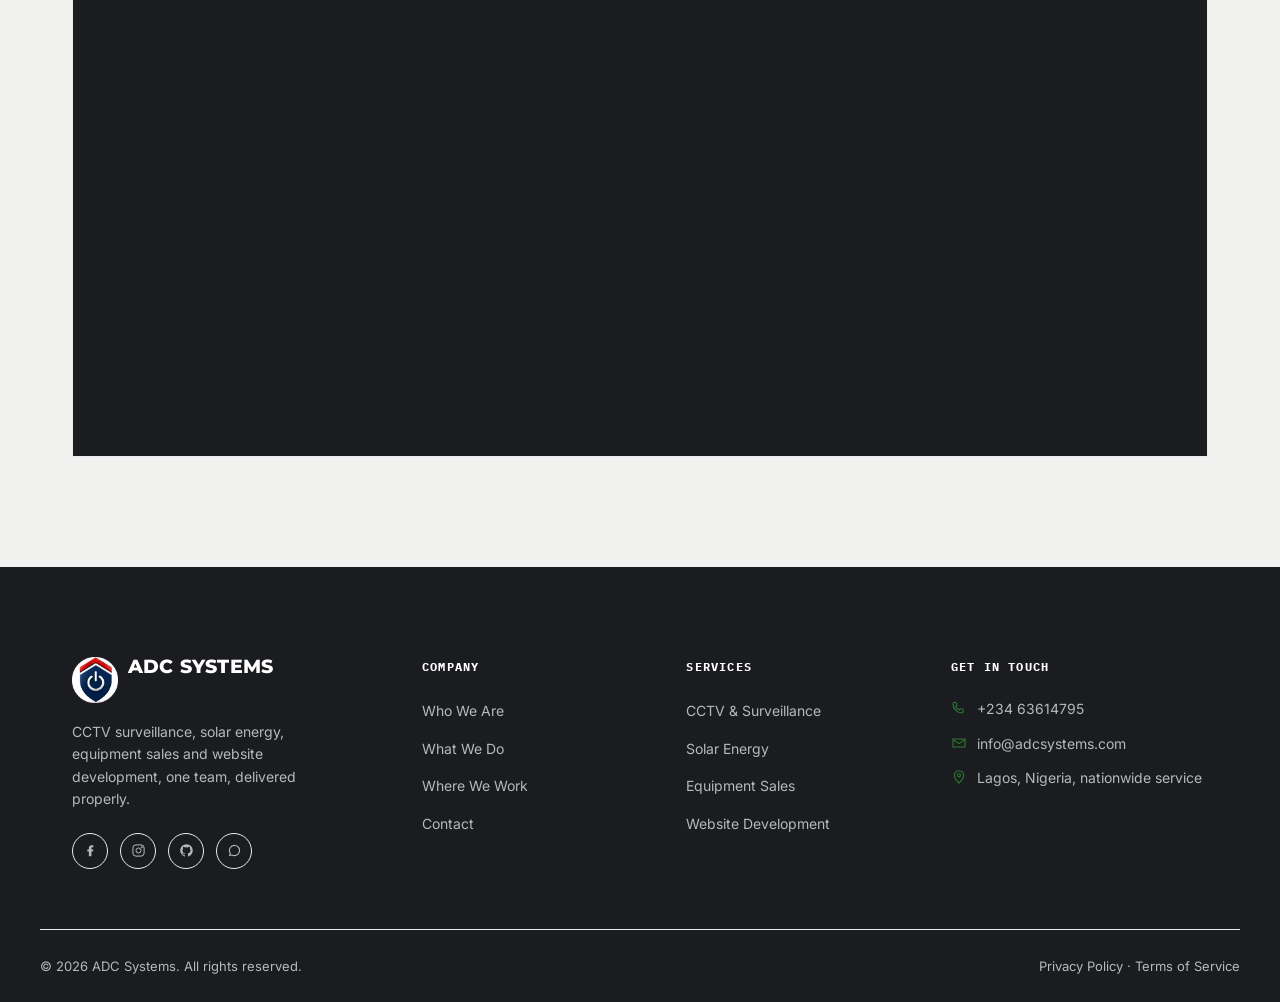
<file: contact.html>
<!DOCTYPE html>
<html lang="en">
<head>
<meta charset="UTF-8">
<meta name="viewport" content="width=device-width, initial-scale=1.0">
<title>Contact | ADC Systems</title>
<meta name="description" content="Get in touch with ADC Systems for CCTV surveillance, solar energy, equipment sales or website development.">
<meta name="robots" content="index, follow">
<meta property="og:locale" content="en_US">
<meta property="og:type" content="website">
<meta property="og:title" content="Contact | ADC Systems">
<meta property="og:description" content="Get in touch with ADC Systems for CCTV surveillance, solar energy, equipment sales or website development.">
<meta property="og:image" content="assets/images/adclogo2.png">
<meta property="og:image:alt" content="ADC Systems logo">
<meta property="og:url" content="./contact.html">
<meta name="twitter:card" content="summary_large_image">
<meta name="twitter:title" content="Contact | ADC Systems">
<meta name="twitter:description" content="Get in touch with ADC Systems for CCTV surveillance, solar energy, equipment sales or website development.">
<meta name="twitter:image" content="assets/images/adclogo2.png">
<link rel="canonical" href="./contact.html">
<link rel="icon" href="assets/images/adc-icon.png">
<link rel="stylesheet" href="css/style.css">
</head>
<body>

<div id="preloader" aria-hidden="true">
  <div class="loader-aperture"><svg viewBox="0 0 64 64"><circle class="ring" cx="32" cy="32" r="26"></circle><circle class="sweep" cx="32" cy="32" r="26"></circle></svg></div>
  <p class="loader-text">Adc systems<span>...</span></p>
</div>

<header class="site-header">
  <div class="header-inner">
    <a href="index.html" class="brand"><img src="assets/images/adc-icon.png" alt="ADC Systems logo"><span class="brand-word">ADC Systems</span></a>
    <nav class="main-nav" aria-label="Primary">
      <ul>
        <li class="nav-item"><a href="index.html" class="nav-link">Home</a></li>
        <li class="nav-item has-dropdown">
          <a href="services.html" class="nav-link">What We Do <span class="caret"></span></a>
          <ul class="dropdown">
            <li><a href="services.html#cctv">CCTV &amp; Surveillance<small>Cameras, config &amp; monitoring</small></a></li>
            <li><a href="services.html#solar">Solar Energy Solutions<small>Panels, batteries &amp; refilling</small></a></li>
            <li><a href="services.html#equipment">Equipment Sales<small>Security &amp; solar hardware</small></a></li>
            <li><a href="services.html#web">Website Development<small>Design, build &amp; launch</small></a></li>
          </ul>
        </li>
        <li class="nav-item"><a href="portfolio.html" class="nav-link">Where We Work</a></li>
        <li class="nav-item"><a href="about.html" class="nav-link">Who We Are</a></li>
        <li class="nav-item active"><a href="contact.html" class="nav-link">Contact</a></li>
      </ul>
    </nav>
    <div class="header-cta">
      <div class="header-phone"><span>Talk to us</span><strong>+234 63614795</strong></div>
      <a href="contact.html" class="btn btn-primary btn-sm">Inbox Us</a>
      <button class="nav-toggle" aria-label="Toggle menu"><span></span><span></span><span></span></button>
    </div>
  </div>
</header>

<section class="page-hero">
  <div class="container page-hero-inner">
    <p class="breadcrumb"><a href="index.html">Home</a> / <span>Contact</span></p>
    <h1>Tell us what you need secured or powered.</h1>
    <p>Fill in the form and we'll get back to you within 24 hours with next steps, or reach us directly below.</p>
  </div>
</section>

<section class="section">
  <div class="container contact-grid">
    <div class="contact-info-card reveal">
      <h3>Contact Details</h3>
      <p>Reach us directly, or drop your details in the form and we'll reach out first.</p>
      <ul class="contact-info-list">
        <li>
          <svg viewBox="0 0 24 24" fill="none" stroke="currentColor" stroke-width="1.6"><path d="M3 5.5c0-1 .8-1.8 1.8-1.8h2.1c.5 0 1 .4 1.1.9l.9 3a1.1 1.1 0 0 1-.4 1.2l-1.4 1c1 2.3 2.8 4.1 5.1 5.1l1-1.4c.3-.4.8-.5 1.2-.4l3 .9c.5.1.9.6.9 1.1v2.1c0 1-.8 1.8-1.8 1.8C9.5 20 3 13.5 3 5.5Z"/></svg>
          <div><strong>Phone / WhatsApp</strong><span>+234 63614795</span></div>
        </li>
        <li>
          <svg viewBox="0 0 24 24" fill="none" stroke="currentColor" stroke-width="1.6"><path d="M3 6h18v12H3z"/><path d="m3 7 9 6 9-6"/></svg>
          <div><strong>Email</strong><span>info@adcsystems.com</span></div>
        </li>
        <li>
          <svg viewBox="0 0 24 24" fill="none" stroke="currentColor" stroke-width="1.6"><path d="M12 21s7-6.1 7-11.5A7 7 0 0 0 5 9.5C5 14.9 12 21 12 21Z"/><circle cx="12" cy="9.5" r="2.3"/></svg>
          <div><strong>Office</strong><span>6 Adisa Lawal Keshinro St, Opp Abraham Adesanya Estate, Ajah, Lagos</span></div>
        </li>
        <li>
          <svg viewBox="0 0 24 24" fill="none" stroke="currentColor" stroke-width="1.6"><path d="M4 12a8 8 0 1 1 16 0 8 8 0 0 1-16 0Z"/><path d="M12 8v4l3 2"/></svg>
          <div><strong>Hours</strong><span>Mon to Sat, 8am to 6pm. Emergency support available.</span></div>
        </li>
      </ul>
    </div>

    <div class="contact-form-wrap reveal reveal-delay-1">
      <form id="contactForm" novalidate>
        <div class="form-row">
          <div class="field">
            <label for="fullName">Full Name *</label>
            <input type="text" id="fullName" name="fullName" required placeholder="Your name">
          </div>
          <div class="field">
            <label for="phone">Phone Number *</label>
            <input type="tel" id="phone" name="phone" required placeholder="080X XXX XXXX">
          </div>
        </div>

        <div class="form-row">
          <div class="field">
            <label for="email">Email Address *</label>
            <input type="email" id="email" name="email" required placeholder="you@email.com">
          </div>
          <div class="field">
            <label for="service">Service Needed *</label>
            <select id="service" name="service" required>
              <option value="" selected disabled>Select a service</option>
              <option>CCTV &amp; Surveillance</option>
              <option>Solar Energy Solutions</option>
              <option>Equipment Sales</option>
              <option>Website Development</option>
              <option>Not sure, need advice</option>
            </select>
          </div>
        </div>

        <div class="field">
          <label for="location">Property Location</label>
          <input type="text" id="location" name="location" placeholder="e.g. Lekki, Lagos">
        </div>

        <div class="field">
          <label for="message">Tell us about your project *</label>
          <textarea id="message" name="message" required placeholder="Number of cameras, size of property, current power setup, etc."></textarea>
        </div>

        <button type="submit" class="btn btn-primary" style="width:100%; justify-content:center;">Send Message</button>
        <p class="form-note">We typically respond within 24 hours on business days.</p>
        <p id="formStatus" class="form-status" role="status"></p>
      </form>
    </div>
  </div>
</section>

<section class="section dim">
  <div class="container">
    <div class="section-head reveal">
      <p class="eyebrow">Find Us</p>
      <h2>Serving Lagos and nationwide</h2>
    </div>
    <div class="map-embed reveal">
      <iframe
        src="https://www.google.com/maps/embed?pb=!1m18!1m12!1m3!1d3942.4620759831927!2d3.5597105754664516!3d6.455761724428058!2m3!1f0!2f0!3f0!3m2!1i1024!2i768!4f13.1!3m3!1m2!1s0x103bf07d7442c5ef%3A0x4c7d8f90b9bd38f5!2s6%20Adisa%20Lawal%20Keshinro%20St%2C%20Opp%20Abraham%20Adesanya%20Estate%2C%20Ajah%2C%20Lagos!5e0!3m2!1sen!2sng!4v1700000000000!5m2!1sen!2sng"
        allowfullscreen="" loading="lazy" referrerpolicy="no-referrer-when-downgrade"
        title="ADC Systems Office Location"
      ></iframe>
      <div class="map-links">
        <a href="https://www.google.com/maps/dir/?api=1&destination=6+Adisa+Lawal+Keshinro+St,+Opp+Abraham+Adesanya+Estate,+Ajah,+Lagos" target="_blank" rel="noopener">Get directions</a>
        <span>|</span>
        <a href="https://www.google.com/maps/search/?api=1&query=6+Adisa+Lawal+Keshinro+St,+Opp+Abraham+Adesanya+Estate,+Ajah,+Lagos" target="_blank" rel="noopener">Open in Google Maps</a>
      </div>
    </div>
  </div>
</section>

<footer class="site-footer">
  <div class="container footer-grid">
    <div class="footer-brand">
      <a href="index.html" class="brand"><img src="assets/images/adc-icon.png" alt="ADC Systems logo"><span class="brand-word">ADC Systems</span></a>
      <p>CCTV surveillance, solar energy, equipment sales and website development, one team, delivered properly.</p>
      <div class="footer-social">
        <a href="#" aria-label="Facebook"><svg viewBox="0 0 24 24" fill="currentColor"><path d="M13.5 21v-7.5H16l.5-3.2h-3V8.2c0-.9.3-1.6 1.7-1.6H16.6V3.8C16.1 3.7 15 3.6 13.8 3.6c-2.6 0-4.4 1.6-4.4 4.5v2.2H6.9v3.2h2.5V21h4.1Z"/></svg></a>
        <a href="#" aria-label="Instagram"><svg viewBox="0 0 24 24" fill="none" stroke="currentColor" stroke-width="1.6"><rect x="3" y="3" width="18" height="18" rx="5"/><circle cx="12" cy="12" r="4"/><circle cx="17.2" cy="6.8" r="1"/></svg></a>
        <a href="https://github.com/" target="_blank" rel="noopener noreferrer" aria-label="GitHub"><svg viewBox="0 0 24 24" fill="currentColor"><path d="M12 2C6.477 2 2 6.477 2 12c0 4.418 2.865 8.166 6.839 9.489.5.092.682-.217.682-.483 0-.237-.009-.868-.014-1.703-2.782.605-3.369-1.34-3.369-1.34-.454-1.155-1.11-1.464-1.11-1.464-.907-.62.069-.607.069-.607 1.003.071 1.531 1.031 1.531 1.031.892 1.529 2.341 1.088 2.91.832.091-.647.35-1.088.636-1.339-2.22-.252-4.555-1.11-4.555-4.945 0-1.091.39-1.984 1.029-2.682-.103-.253-.446-1.27.098-2.645 0 0 .84-.269 2.75 1.025A9.564 9.564 0 0 1 12 6.844c.85.004 1.705.115 2.504.337 1.909-1.294 2.748-1.025 2.748-1.025.546 1.375.202 2.392.1 2.645.64.698 1.028 1.591 1.028 2.682 0 3.844-2.339 4.69-4.566 4.936.36.31.68.923.68 1.861 0 1.343-.012 2.426-.012 2.755 0 .268.18.58.688.482C19.135 20.164 22 16.418 22 12c0-5.523-4.477-10-10-10Z"/></svg></a>
        <a href="#" aria-label="WhatsApp"><svg viewBox="0 0 24 24" fill="currentColor"><path d="M12 3a9 9 0 0 0-7.7 13.7L3 21l4.5-1.2A9 9 0 1 0 12 3Zm0 1.8a7.2 7.2 0 1 1 0 14.4 7.1 7.1 0 0 1-3.7-1l-.3-.2-2.6.7.7-2.5-.2-.3A7.2 7.2 0 0 1 12 4.8Z"/></svg></a>
      </div>
    </div>
    <div class="footer-col"><h5>Company</h5><ul><li><a href="about.html">Who We Are</a></li><li><a href="services.html">What We Do</a></li><li><a href="portfolio.html">Where We Work</a></li><li><a href="contact.html">Contact</a></li></ul></div>
    <div class="footer-col"><h5>Services</h5><ul><li><a href="services.html#cctv">CCTV &amp; Surveillance</a></li><li><a href="services.html#solar">Solar Energy</a></li><li><a href="services.html#equipment">Equipment Sales</a></li><li><a href="services.html#web">Website Development</a></li></ul></div>
    <div class="footer-col">
      <h5>Get In Touch</h5>
      <ul class="footer-contact">
        <li><svg viewBox="0 0 24 24" fill="none" stroke="currentColor" stroke-width="1.6"><path d="M3 5.5c0-1 .8-1.8 1.8-1.8h2.1c.5 0 1 .4 1.1.9l.9 3a1.1 1.1 0 0 1-.4 1.2l-1.4 1c1 2.3 2.8 4.1 5.1 5.1l1-1.4c.3-.4.8-.5 1.2-.4l3 .9c.5.1.9.6.9 1.1v2.1c0 1-.8 1.8-1.8 1.8C9.5 20 3 13.5 3 5.5Z"/></svg><span>+234 63614795</span></li>
        <li><svg viewBox="0 0 24 24" fill="none" stroke="currentColor" stroke-width="1.6"><path d="M3 6h18v12H3z"/><path d="m3 7 9 6 9-6"/></svg><span>info@adcsystems.com</span></li>
        <li><svg viewBox="0 0 24 24" fill="none" stroke="currentColor" stroke-width="1.6"><path d="M12 21s7-6.1 7-11.5A7 7 0 0 0 5 9.5C5 14.9 12 21 12 21Z"/><circle cx="12" cy="9.5" r="2.3"/></svg><span>Lagos, Nigeria, nationwide service</span></li>
      </ul>
    </div>
  </div>
  <div class="container footer-bottom">
    <span>&copy; <span class="js-year"></span> ADC Systems. All rights reserved.</span>
    <span><a href="privacy-policy.html">Privacy Policy</a> &middot; <a href="terms-of-service.html">Terms of Service</a></span>
  </div>
</footer>

<a href="contact.html" class="fab"><span class="pulse"></span>
  <svg viewBox="0 0 24 24" fill="none" stroke="currentColor" stroke-width="1.8"><path d="M4 4h16v12H7l-3 3V4Z"/></svg>
  <span>Drop us a Message</span>
</a>

<script src="js/main.js"></script>
</body>
</html>
</file>
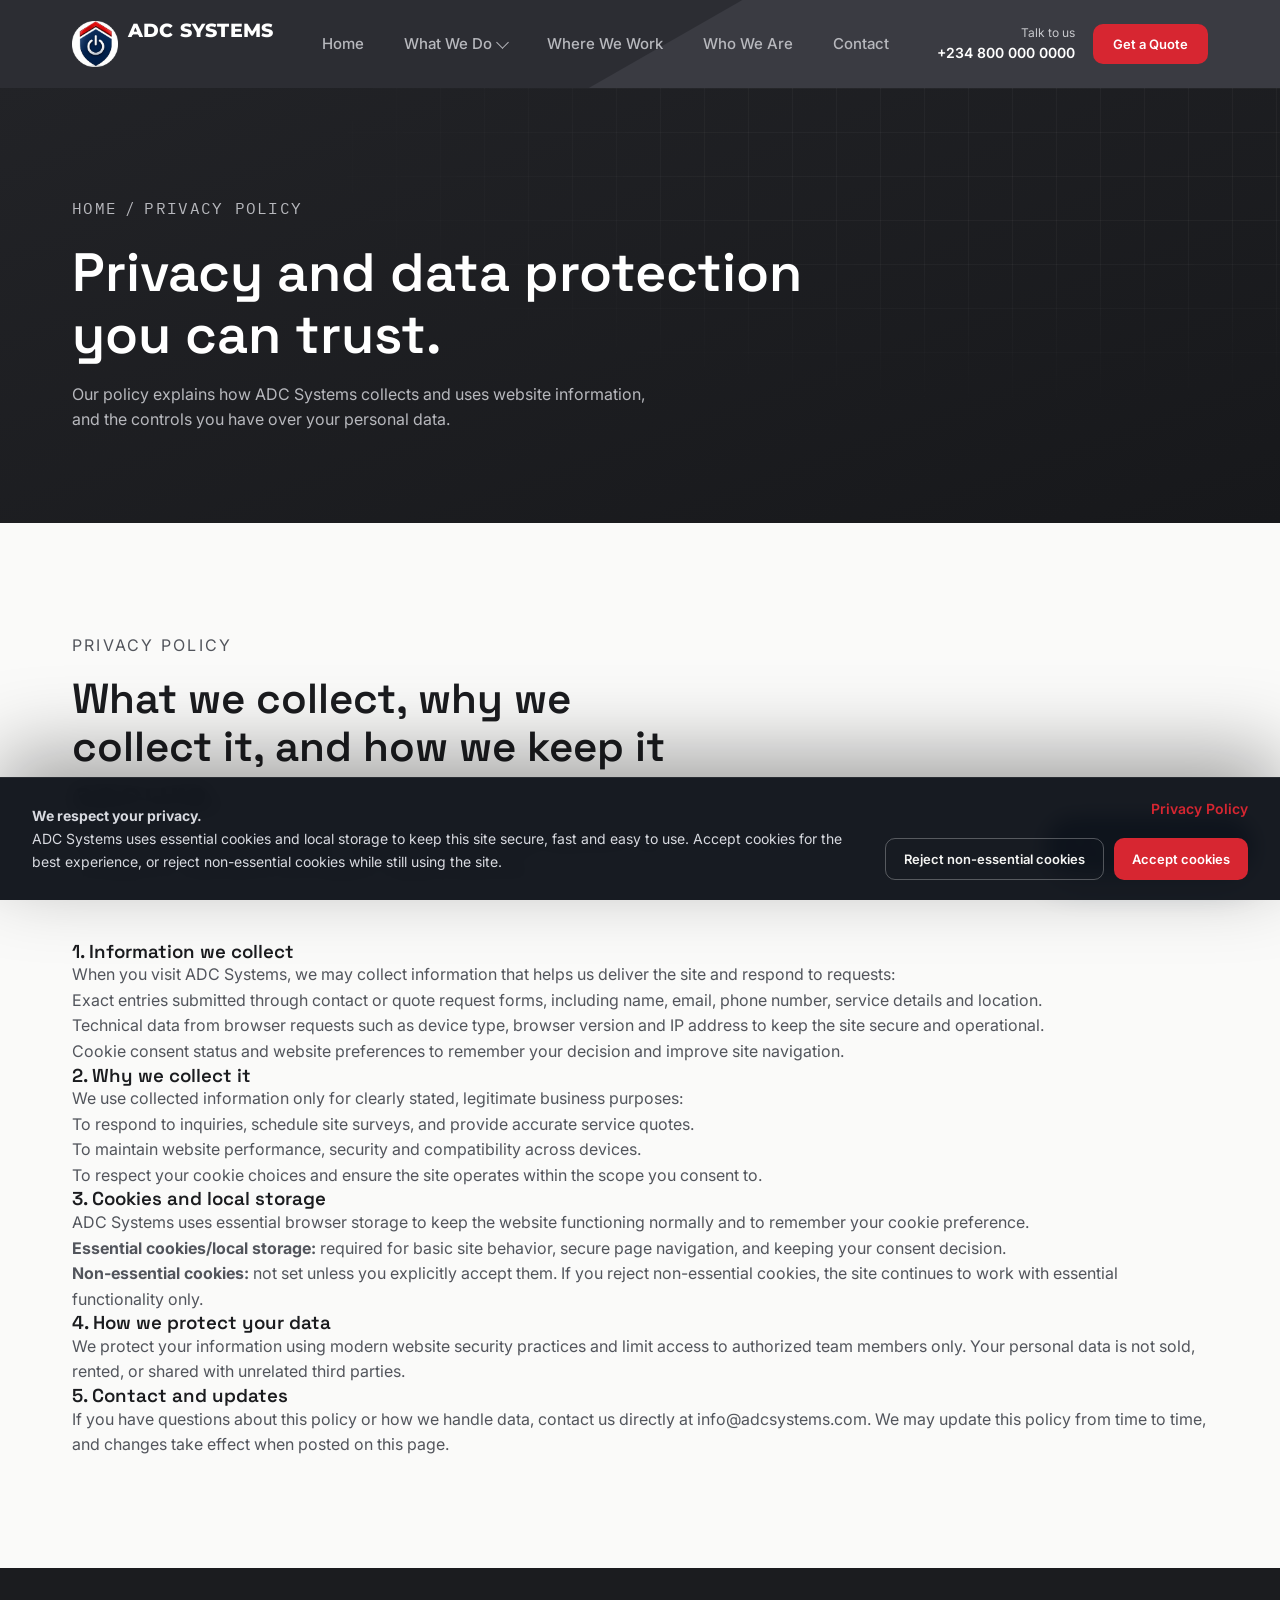
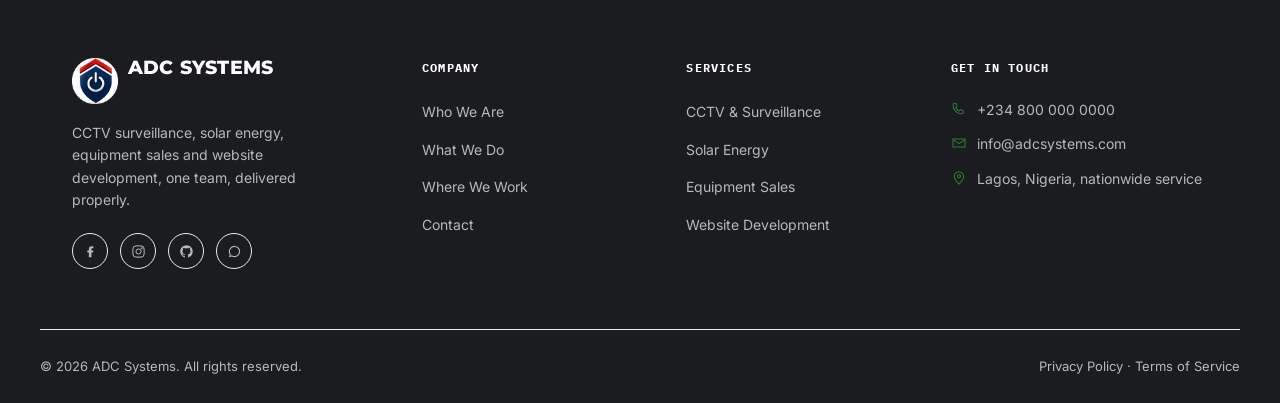
<file: privacy-policy.html>
<!DOCTYPE html>
<html lang="en">
<head>
<meta charset="UTF-8">
<meta name="viewport" content="width=device-width, initial-scale=1.0">
<title>Privacy Policy | ADC Systems</title>
<meta name="description" content="Privacy Policy for ADC Systems, describing how we collect and protect data when visitors use our website and contact services.">
<meta name="robots" content="index, follow">
<meta property="og:locale" content="en_US">
<meta property="og:type" content="website">
<meta property="og:title" content="Privacy Policy | ADC Systems">
<meta property="og:description" content="Privacy Policy for ADC Systems, describing how we collect and protect data when visitors use our website and contact services.">
<meta property="og:image" content="assets/images/adclogo2.png">
<meta property="og:image:alt" content="ADC Systems logo">
<meta property="og:url" content="./privacy-policy.html">
<meta name="twitter:card" content="summary_large_image">
<meta name="twitter:title" content="Privacy Policy | ADC Systems">
<meta name="twitter:description" content="Privacy Policy for ADC Systems, describing how we collect and protect data when visitors use our website and contact services.">
<meta name="twitter:image" content="assets/images/adclogo2.png">
<link rel="canonical" href="./privacy-policy.html">
<link rel="icon" href="assets/images/adc-icon.png">
<link rel="stylesheet" href="css/style.css">
</head>
<body>

<div id="preloader" aria-hidden="true">
  <div class="loader-aperture"><svg viewBox="0 0 64 64"><circle class="ring" cx="32" cy="32" r="26"></circle><circle class="sweep" cx="32" cy="32" r="26"></circle></svg></div>
  <p class="loader-text">Adc systems<span>...</span></p>
</div>

<header class="site-header">
  <div class="header-inner">
    <a href="index.html" class="brand"><img src="assets/images/adc-icon.png" alt="ADC Systems logo"><span class="brand-word">ADC Systems</span></a>
    <nav class="main-nav" aria-label="Primary">
      <ul>
        <li class="nav-item"><a href="index.html" class="nav-link">Home</a></li>
        <li class="nav-item has-dropdown">
          <a href="services.html" class="nav-link">What We Do <span class="caret"></span></a>
          <ul class="dropdown">
            <li><a href="services.html#cctv">CCTV &amp; Surveillance<small>Cameras, config &amp; monitoring</small></a></li>
            <li><a href="services.html#solar">Solar Energy Solutions<small>Panels, batteries &amp; refilling</small></a></li>
            <li><a href="services.html#equipment">Equipment Sales<small>Security &amp; solar hardware</small></a></li>
            <li><a href="services.html#web">Website Development<small>Design, build &amp; launch</small></a></li>
          </ul>
        </li>
        <li class="nav-item"><a href="portfolio.html" class="nav-link">Where We Work</a></li>
        <li class="nav-item"><a href="about.html" class="nav-link">Who We Are</a></li>
        <li class="nav-item"><a href="contact.html" class="nav-link">Contact</a></li>
      </ul>
    </nav>
    <div class="header-cta">
      <div class="header-phone"><span>Talk to us</span><strong>+234 800 000 0000</strong></div>
      <a href="contact.html" class="btn btn-primary btn-sm">Get a Quote</a>
      <button class="nav-toggle" aria-label="Toggle menu"><span></span><span></span><span></span></button>
    </div>
  </div>
</header>

<section class="page-hero">
  <div class="container page-hero-inner">
    <p class="breadcrumb"><a href="index.html">Home</a> / <span>Privacy Policy</span></p>
    <h1>Privacy and data protection you can trust.</h1>
    <p>Our policy explains how ADC Systems collects and uses website information, and the controls you have over your personal data.</p>
  </div>
</section>

<section class="section">
  <div class="container">
    <div class="section-head reveal">
      <p class="eyebrow">Privacy Policy</p>
      <h2>What we collect, why we collect it, and how we keep it secure.</h2>
      <p>We keep this site simple and secure. This policy describes web interactions only, including form submissions and analytics-related preferences.</p>
    </div>

    <div class="policy-content reveal">
      <h3>1. Information we collect</h3>
      <p>When you visit ADC Systems, we may collect information that helps us deliver the site and respond to requests:</p>
      <ul>
        <li>Exact entries submitted through contact or quote request forms, including name, email, phone number, service details and location.</li>
        <li>Technical data from browser requests such as device type, browser version and IP address to keep the site secure and operational.</li>
        <li>Cookie consent status and website preferences to remember your decision and improve site navigation.</li>
      </ul>

      <h3>2. Why we collect it</h3>
      <p>We use collected information only for clearly stated, legitimate business purposes:</p>
      <ul>
        <li>To respond to inquiries, schedule site surveys, and provide accurate service quotes.</li>
        <li>To maintain website performance, security and compatibility across devices.</li>
        <li>To respect your cookie choices and ensure the site operates within the scope you consent to.</li>
      </ul>

      <h3>3. Cookies and local storage</h3>
      <p>ADC Systems uses essential browser storage to keep the website functioning normally and to remember your cookie preference.</p>
      <ul>
        <li><strong>Essential cookies/local storage:</strong> required for basic site behavior, secure page navigation, and keeping your consent decision.</li>
        <li><strong>Non-essential cookies:</strong> not set unless you explicitly accept them. If you reject non-essential cookies, the site continues to work with essential functionality only.</li>
      </ul>

      <h3>4. How we protect your data</h3>
      <p>We protect your information using modern website security practices and limit access to authorized team members only. Your personal data is not sold, rented, or shared with unrelated third parties.</p>

      <h3>5. Contact and updates</h3>
      <p>If you have questions about this policy or how we handle data, contact us directly at <a href="mailto:info@adcsystems.com">info@adcsystems.com</a>. We may update this policy from time to time, and changes take effect when posted on this page.</p>
    </div>
  </div>
</section>

<footer class="site-footer">
  <div class="container footer-grid">
    <div class="footer-brand">
      <a href="index.html" class="brand"><img src="assets/images/adc-icon.png" alt="ADC Systems logo"><span class="brand-word">ADC Systems</span></a>
      <p>CCTV surveillance, solar energy, equipment sales and website development, one team, delivered properly.</p>
      <div class="footer-social">
        <a href="#" aria-label="Facebook"><svg viewBox="0 0 24 24" fill="currentColor"><path d="M13.5 21v-7.5H16l.5-3.2h-3V8.2c0-.9.3-1.6 1.7-1.6H16.6V3.8C16.1 3.7 15 3.6 13.8 3.6c-2.6 0-4.4 1.6-4.4 4.5v2.2H6.9v3.2h2.5V21h4.1Z"/></svg></a>
        <a href="#" aria-label="Instagram"><svg viewBox="0 0 24 24" fill="none" stroke="currentColor" stroke-width="1.6"><rect x="3" y="3" width="18" height="18" rx="5"/><circle cx="12" cy="12" r="4"/><circle cx="17.2" cy="6.8" r="1"/></svg></a>
        <a href="https://github.com/" target="_blank" rel="noopener noreferrer" aria-label="GitHub"><svg viewBox="0 0 24 24" fill="currentColor"><path d="M12 2C6.477 2 2 6.477 2 12c0 4.418 2.865 8.166 6.839 9.489.5.092.682-.217.682-.483 0-.237-.009-.868-.014-1.703-2.782.605-3.369-1.34-3.369-1.34-.454-1.155-1.11-1.464-1.11-1.464-.907-.62.069-.607.069-.607 1.003.071 1.531 1.031 1.531 1.031.892 1.529 2.341 1.088 2.91.832.091-.647.35-1.088.636-1.339-2.22-.252-4.555-1.11-4.555-4.945 0-1.091.39-1.984 1.029-2.682-.103-.253-.446-1.27.098-2.645 0 0 .84-.269 2.75 1.025A9.564 9.564 0 0 1 12 6.844c.85.004 1.705.115 2.504.337 1.909-1.294 2.748-1.025 2.748-1.025.546 1.375.202 2.392.1 2.645.64.698 1.028 1.591 1.028 2.682 0 3.844-2.339 4.69-4.566 4.936.36.31.68.923.68 1.861 0 1.343-.012 2.426-.012 2.755 0 .268.18.58.688.482C19.135 20.164 22 16.418 22 12c0-5.523-4.477-10-10-10Z"/></svg></a>
        <a href="#" aria-label="WhatsApp"><svg viewBox="0 0 24 24" fill="currentColor"><path d="M12 3a9 9 0 0 0-7.7 13.7L3 21l4.5-1.2A9 9 0 1 0 12 3Zm0 1.8a7.2 7.2 0 1 1 0 14.4 7.1 7.1 0 0 1-3.7-1l-.3-.2-2.6.7.7-2.5-.2-.3A7.2 7.2 0 0 1 12 4.8Z"/></svg></a>
      </div>
    </div>
    <div class="footer-col"><h5>Company</h5><ul><li><a href="about.html">Who We Are</a></li><li><a href="services.html">What We Do</a></li><li><a href="portfolio.html">Where We Work</a></li><li><a href="contact.html">Contact</a></li></ul></div>
    <div class="footer-col"><h5>Services</h5><ul><li><a href="services.html#cctv">CCTV &amp; Surveillance</a></li><li><a href="services.html#solar">Solar Energy</a></li><li><a href="services.html#equipment">Equipment Sales</a></li><li><a href="services.html#web">Website Development</a></li></ul></div>
    <div class="footer-col">
      <h5>Get In Touch</h5>
      <ul class="footer-contact">
        <li><svg viewBox="0 0 24 24" fill="none" stroke="currentColor" stroke-width="1.6"><path d="M3 5.5c0-1 .8-1.8 1.8-1.8h2.1c.5 0 1 .4 1.1.9l.9 3a1.1 1.1 0 0 1-.4 1.2l-1.4 1c1 2.3 2.8 4.1 5.1 5.1l1-1.4c.3-.4.8-.5 1.2-.4l3 .9c.5.1.9.6.9 1.1v2.1c0 1-.8 1.8-1.8 1.8C9.5 20 3 13.5 3 5.5Z"/></svg><span>+234 800 000 0000</span></li>
        <li><svg viewBox="0 0 24 24" fill="none" stroke="currentColor" stroke-width="1.6"><path d="M3 6h18v12H3z"/><path d="m3 7 9 6 9-6"/></svg><span>info@adcsystems.com</span></li>
        <li><svg viewBox="0 0 24 24" fill="none" stroke="currentColor" stroke-width="1.6"><path d="M12 21s7-6.1 7-11.5A7 7 0 0 0 5 9.5C5 14.9 12 21 12 21Z"/><circle cx="12" cy="9.5" r="2.3"/></svg><span>Lagos, Nigeria, nationwide service</span></li>
      </ul>
    </div>
  </div>
  <div class="container footer-bottom">
    <span>&copy; <span class="js-year"></span> ADC Systems. All rights reserved.</span>
    <span><a href="privacy-policy.html">Privacy Policy</a> &middot; <a href="terms-of-service.html">Terms of Service</a></span>
  </div>
</footer>

<a href="contact.html" class="fab"><span class="pulse"></span>
  <svg viewBox="0 0 24 24" fill="none" stroke="currentColor" stroke-width="1.8"><path d="M4 4h16v12H7l-3 3V4Z"/></svg>
  <span>Drop us a Message</span>
</a>

<script src="js/main.js"></script>
</body>
</html>
</file>
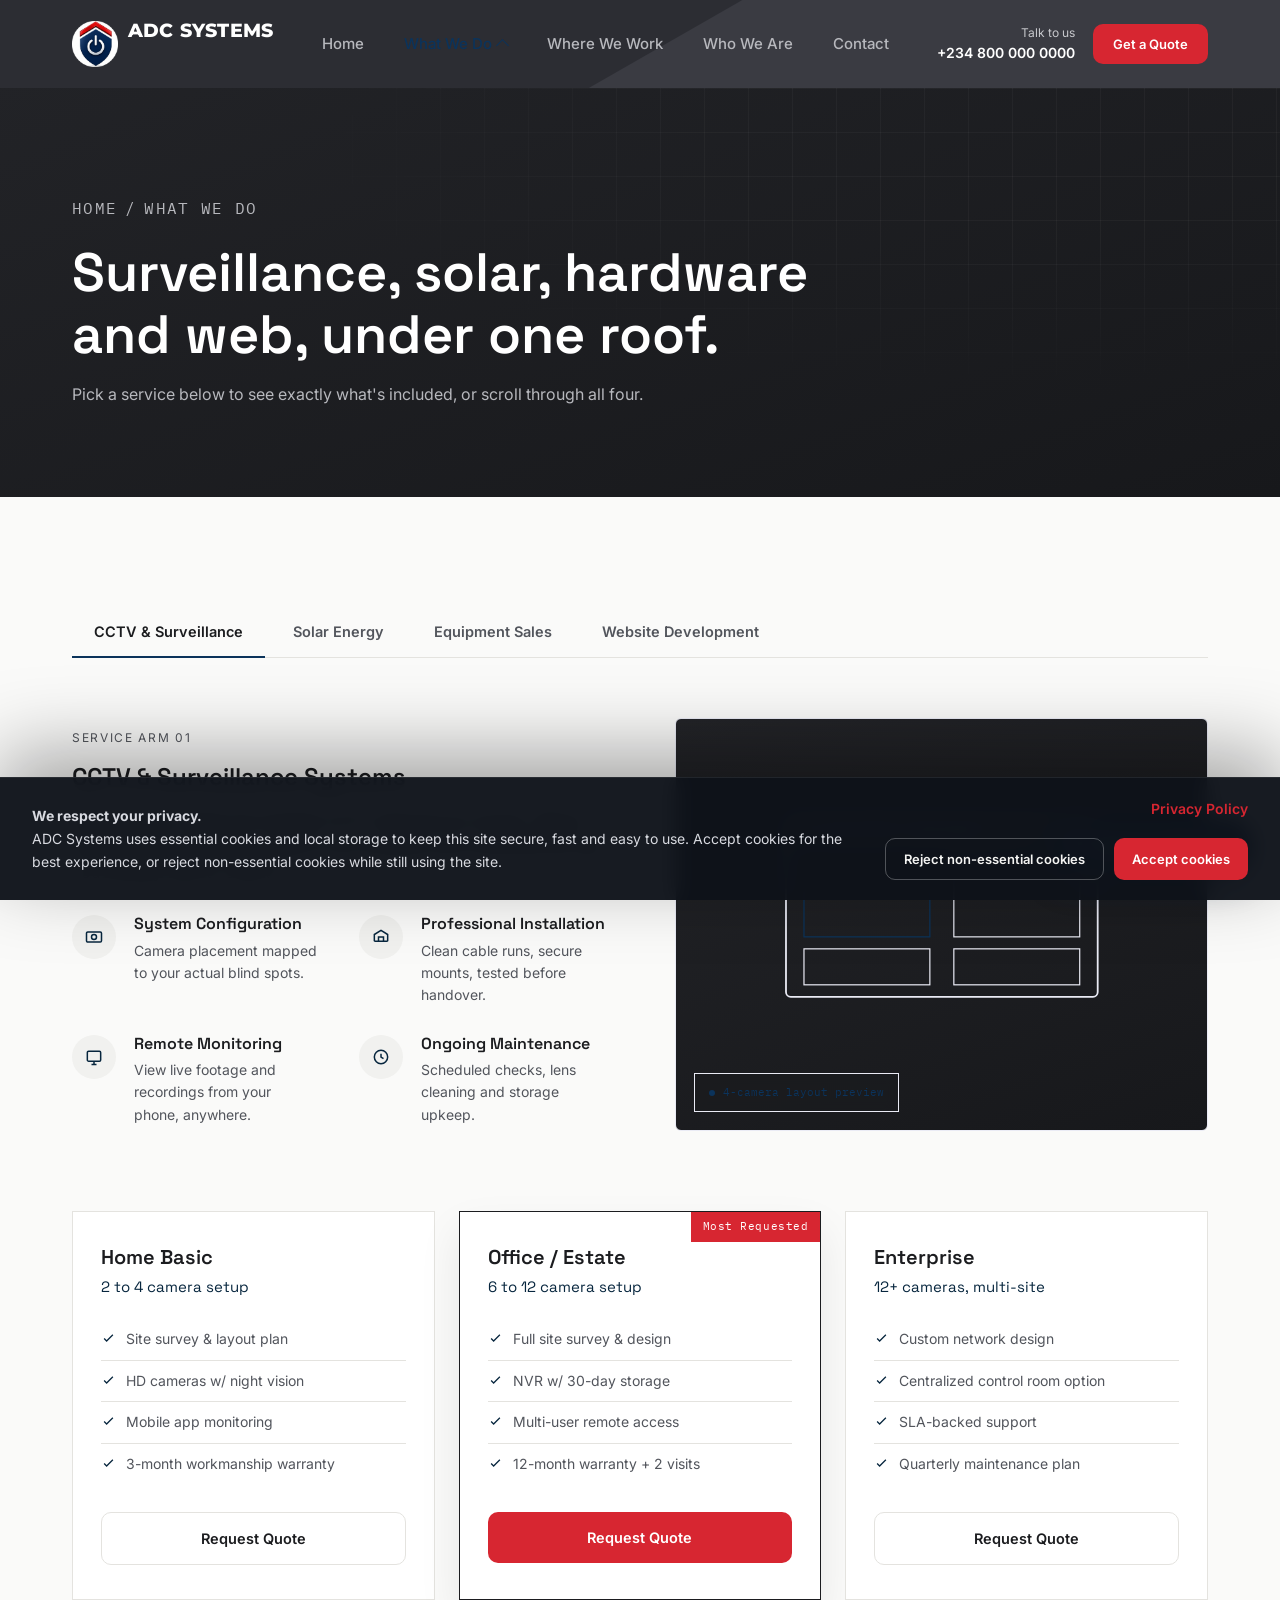
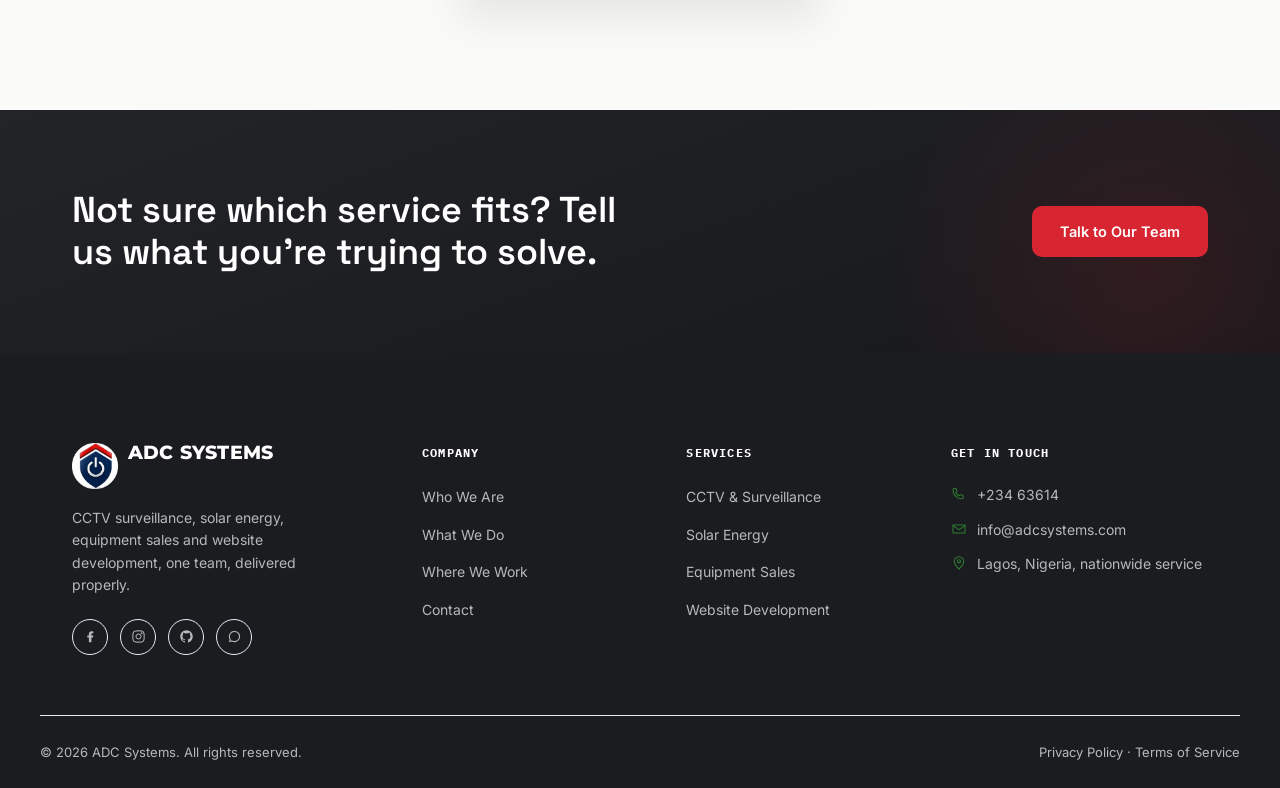
<file: services.html>
<!DOCTYPE html>
<html lang="en">
<head>
<meta charset="UTF-8">
<meta name="viewport" content="width=device-width, initial-scale=1.0">
<title>What We Do | ADC Systems</title>
<meta name="description" content="Explore ADC Systems' four service arms: CCTV & surveillance, solar energy, equipment sales and website development.">
<meta name="robots" content="index, follow">
<meta property="og:locale" content="en_US">
<meta property="og:type" content="website">
<meta property="og:title" content="What We Do | ADC Systems">
<meta property="og:description" content="Explore ADC Systems' four service arms: CCTV & surveillance, solar energy, equipment sales and website development.">
<meta property="og:image" content="assets/images/adclogo2.png">
<meta property="og:image:alt" content="ADC Systems logo">
<meta property="og:url" content="./services.html">
<meta name="twitter:card" content="summary_large_image">
<meta name="twitter:title" content="What We Do | ADC Systems">
<meta name="twitter:description" content="Explore ADC Systems' four service arms: CCTV & surveillance, solar energy, equipment sales and website development.">
<meta name="twitter:image" content="assets/images/adclogo2.png">
<link rel="canonical" href="./services.html">
<link rel="icon" href="assets/images/adc-icon.png">
<link rel="stylesheet" href="css/style.css">
</head>
<body>

<div id="preloader" aria-hidden="true">
  <div class="loader-aperture">
    <svg viewBox="0 0 64 64"><circle class="ring" cx="32" cy="32" r="26"></circle><circle class="sweep" cx="32" cy="32" r="26"></circle></svg>
  </div>
  <p class="loader-text">Adc systems<span>...</span></p>
</div>

<header class="site-header">
  <div class="header-inner">
    <a href="index.html" class="brand">
      <img src="assets/images/adc-icon.png" alt="ADC Systems logo">
      <span class="brand-word">ADC Systems</span>
    </a>
    <nav class="main-nav" aria-label="Primary">
      <ul>
        <li class="nav-item"><a href="index.html" class="nav-link">Home</a></li>
        <li class="nav-item has-dropdown active">
          <a href="services.html" class="nav-link">What We Do <span class="caret"></span></a>
          <ul class="dropdown">
            <li><a href="services.html#cctv">CCTV &amp; Surveillance<small>Cameras, config &amp; monitoring</small></a></li>
            <li><a href="services.html#solar">Solar Energy Solutions<small>Panels, batteries &amp; refilling</small></a></li>
            <li><a href="services.html#equipment">Equipment Sales<small>Security &amp; solar hardware</small></a></li>
            <li><a href="services.html#web">Website Development<small>Design, build &amp; launch</small></a></li>
          </ul>
        </li>
        <li class="nav-item"><a href="portfolio.html" class="nav-link">Where We Work</a></li>
        <li class="nav-item"><a href="about.html" class="nav-link">Who We Are</a></li>
        <li class="nav-item"><a href="contact.html" class="nav-link">Contact</a></li>
      </ul>
    </nav>
    <div class="header-cta">
      <div class="header-phone"><span>Talk to us</span><strong>+234 800 000 0000</strong></div>
      <a href="contact.html" class="btn btn-primary btn-sm">Get a Quote</a>
      <button class="nav-toggle" aria-label="Toggle menu"><span></span><span></span><span></span></button>
    </div>
  </div>
</header>

<section class="page-hero">
  <div class="container page-hero-inner">
    <p class="breadcrumb"><a href="index.html">Home</a> / <span>What We Do</span></p>
    <h1>Surveillance, solar, hardware and web, under one roof.</h1>
    <p>Pick a service below to see exactly what's included, or scroll through all four.</p>
  </div>
</section>

<section class="section">
  <div class="container">
    <div class="tabs-nav" role="tablist">
      <button class="tab-btn active" data-tab="cctv">CCTV &amp; Surveillance</button>
      <button class="tab-btn" data-tab="solar">Solar Energy</button>
      <button class="tab-btn" data-tab="equipment">Equipment Sales</button>
      <button class="tab-btn" data-tab="web">Website Development</button>
    </div>

    <!-- CCTV -->
    <div id="cctv" class="tab-panel active">
      <div class="split" style="margin-bottom:80px;">
        <div class="split-copy">
          <p class="eyebrow">Service Arm 01</p>
          <h2>CCTV &amp; Surveillance Systems</h2>
          <p style="margin:18px 0 30px;">We configure, install and maintain CCTV networks for homes, offices, retail spaces and estates, sized to your property and monitored the way you actually want to check in.</p>
          <div class="feature-grid">
            <div class="feature-item"><div class="f-icon"><svg viewBox="0 0 24 24" fill="none" stroke="currentColor" stroke-width="1.8"><rect x="3" y="6" width="18" height="12" rx="1.5"/><circle cx="12" cy="12" r="3"/></svg></div><div><h4>System Configuration</h4><p>Camera placement mapped to your actual blind spots.</p></div></div>
            <div class="feature-item"><div class="f-icon"><svg viewBox="0 0 24 24" fill="none" stroke="currentColor" stroke-width="1.8"><path d="M4 17V9l8-5 8 5v8"/><path d="M4 17h16M9 17v-5h6v5"/></svg></div><div><h4>Professional Installation</h4><p>Clean cable runs, secure mounts, tested before handover.</p></div></div>
            <div class="feature-item"><div class="f-icon"><svg viewBox="0 0 24 24" fill="none" stroke="currentColor" stroke-width="1.8"><rect x="4" y="5" width="16" height="12" rx="1.5"/><path d="M9 21h6M12 17v4"/></svg></div><div><h4>Remote Monitoring</h4><p>View live footage and recordings from your phone, anywhere.</p></div></div>
            <div class="feature-item"><div class="f-icon"><svg viewBox="0 0 24 24" fill="none" stroke="currentColor" stroke-width="1.8"><path d="M4 12a8 8 0 1 1 16 0 8 8 0 0 1-16 0Z"/><path d="M12 8v4l3 2"/></svg></div><div><h4>Ongoing Maintenance</h4><p>Scheduled checks, lens cleaning and storage upkeep.</p></div></div>
          </div>
        </div>
        <div class="split-visual">
          <div class="frame">
            <svg viewBox="0 0 300 240"><rect x="20" y="30" width="260" height="150" rx="4" fill="none" stroke="var(--line-dark)" stroke-width="1.5"/><rect x="20" y="30" width="260" height="24" fill="var(--charcoal-2)"/><circle cx="34" cy="42" r="4" fill="var(--lens)"/><text x="46" y="46" font-family="IBM Plex Mono" font-size="9" fill="#b7b8bd">4 CAM SETUP, CONFIGURED</text><rect x="35" y="65" width="105" height="65" fill="none" stroke="var(--lens)" stroke-width="1"/><rect x="160" y="65" width="105" height="65" fill="none" stroke="var(--line-dark)" stroke-width="1"/><rect x="35" y="140" width="105" height="30" fill="none" stroke="var(--line-dark)" stroke-width="1"/><rect x="160" y="140" width="105" height="30" fill="none" stroke="var(--line-dark)" stroke-width="1"/></svg>
            <span class="tag">4-camera layout preview</span>
          </div>
        </div>
      </div>

      <div class="package-grid">
        <div class="package-card">
          <h3>Home Basic</h3>
          <p class="price">2 to 4 camera setup</p>
          <ul>
            <li><svg viewBox="0 0 24 24" fill="none" stroke="currentColor" stroke-width="2"><path d="M5 12l4 4 10-10"/></svg>Site survey &amp; layout plan</li>
            <li><svg viewBox="0 0 24 24" fill="none" stroke="currentColor" stroke-width="2"><path d="M5 12l4 4 10-10"/></svg>HD cameras w/ night vision</li>
            <li><svg viewBox="0 0 24 24" fill="none" stroke="currentColor" stroke-width="2"><path d="M5 12l4 4 10-10"/></svg>Mobile app monitoring</li>
            <li><svg viewBox="0 0 24 24" fill="none" stroke="currentColor" stroke-width="2"><path d="M5 12l4 4 10-10"/></svg>3-month workmanship warranty</li>
          </ul>
          <a href="contact.html" class="btn btn-outline on-light" style="width:100%; justify-content:center;">Request Quote</a>
        </div>
        <div class="package-card featured">
          <span class="flag">Most Requested</span>
          <h3>Office / Estate</h3>
          <p class="price">6 to 12 camera setup</p>
          <ul>
            <li><svg viewBox="0 0 24 24" fill="none" stroke="currentColor" stroke-width="2"><path d="M5 12l4 4 10-10"/></svg>Full site survey &amp; design</li>
            <li><svg viewBox="0 0 24 24" fill="none" stroke="currentColor" stroke-width="2"><path d="M5 12l4 4 10-10"/></svg>NVR w/ 30-day storage</li>
            <li><svg viewBox="0 0 24 24" fill="none" stroke="currentColor" stroke-width="2"><path d="M5 12l4 4 10-10"/></svg>Multi-user remote access</li>
            <li><svg viewBox="0 0 24 24" fill="none" stroke="currentColor" stroke-width="2"><path d="M5 12l4 4 10-10"/></svg>12-month warranty + 2 visits</li>
          </ul>
          <a href="contact.html" class="btn btn-primary" style="width:100%; justify-content:center;">Request Quote</a>
        </div>
        <div class="package-card">
          <h3>Enterprise</h3>
          <p class="price">12+ cameras, multi-site</p>
          <ul>
            <li><svg viewBox="0 0 24 24" fill="none" stroke="currentColor" stroke-width="2"><path d="M5 12l4 4 10-10"/></svg>Custom network design</li>
            <li><svg viewBox="0 0 24 24" fill="none" stroke="currentColor" stroke-width="2"><path d="M5 12l4 4 10-10"/></svg>Centralized control room option</li>
            <li><svg viewBox="0 0 24 24" fill="none" stroke="currentColor" stroke-width="2"><path d="M5 12l4 4 10-10"/></svg>SLA-backed support</li>
            <li><svg viewBox="0 0 24 24" fill="none" stroke="currentColor" stroke-width="2"><path d="M5 12l4 4 10-10"/></svg>Quarterly maintenance plan</li>
          </ul>
          <a href="contact.html" class="btn btn-outline on-light" style="width:100%; justify-content:center;">Request Quote</a>
        </div>
      </div>
    </div>

    <!-- SOLAR -->
    <div id="solar" class="tab-panel">
      <div class="split reverse" style="margin-bottom:80px;">
        <div class="split-copy">
          <p class="eyebrow">Service Arm 02</p>
          <h2>Solar Energy Solutions</h2>
          <p style="margin:18px 0 30px;">Panels, batteries, inverters and refilling services sized to your real daily load for homes tired of outages and businesses that can't afford to stop.</p>
          <div class="feature-grid">
            <div class="feature-item"><div class="f-icon"><svg viewBox="0 0 24 24" fill="none" stroke="currentColor" stroke-width="1.8"><circle cx="12" cy="12" r="4"/><path d="M12 2v3M12 19v3M4.2 4.2l2.1 2.1M17.7 17.7l2.1 2.1M2 12h3M19 12h3M4.2 19.8l2.1-2.1M17.7 6.3l2.1-2.1"/></svg></div><div><h4>Load Assessment</h4><p>We calculate exactly what you run, then size the system to match.</p></div></div>
            <div class="feature-item"><div class="f-icon"><svg viewBox="0 0 24 24" fill="none" stroke="currentColor" stroke-width="1.8"><rect x="3" y="4" width="18" height="12" rx="1"/><path d="M3 8h18M3 12h18M9 4v12M15 4v12"/></svg></div><div><h4>Panel &amp; Battery Install</h4><p>Mono/poly panels and lithium or gel batteries, professionally mounted.</p></div></div>
            <div class="feature-item"><div class="f-icon"><svg viewBox="0 0 24 24" fill="none" stroke="currentColor" stroke-width="1.8"><path d="M12 3v6M9 6l3 3 3-3"/><rect x="5" y="11" width="14" height="9" rx="1.5"/></svg></div><div><h4>Battery &amp; Solar Refilling</h4><p>Fast top-ups for existing systems running low, no long wait.</p></div></div>
            <div class="feature-item"><div class="f-icon"><svg viewBox="0 0 24 24" fill="none" stroke="currentColor" stroke-width="1.8"><path d="M4 12a8 8 0 1 1 16 0 8 8 0 0 1-16 0Z"/><path d="M9 12l2 2 4-4"/></svg></div><div><h4>Maintenance Plans</h4><p>Regular checks to keep charge efficiency and battery health high.</p></div></div>
          </div>
        </div>
        <div class="split-visual">
          <div class="frame">
            <svg viewBox="0 0 300 240"><rect x="30" y="60" width="240" height="120" fill="none" stroke="var(--line-dark)" stroke-width="1.5"/><line x1="30" y1="90" x2="270" y2="90" stroke="var(--line-dark)" stroke-width="1"/><line x1="30" y1="120" x2="270" y2="120" stroke="var(--line-dark)" stroke-width="1"/><line x1="30" y1="150" x2="270" y2="150" stroke="var(--line-dark)" stroke-width="1"/><line x1="90" y1="60" x2="90" y2="180" stroke="var(--line-dark)" stroke-width="1"/><line x1="150" y1="60" x2="150" y2="180" stroke="var(--line-dark)" stroke-width="1"/><line x1="210" y1="60" x2="210" y2="180" stroke="var(--line-dark)" stroke-width="1"/><path d="M140 95l-14 30h16l-8 26 26-36h-16l8-20Z" fill="var(--solar)"/></svg>
            <span class="tag" style="color:var(--solar);">System charging</span>
          </div>
        </div>
      </div>

      <div class="package-grid">
        <div class="package-card">
          <h3>Starter Backup</h3>
          <p class="price">Lights, routers, TV</p>
          <ul>
            <li><svg viewBox="0 0 24 24" fill="none" stroke="currentColor" stroke-width="2"><path d="M5 12l4 4 10-10"/></svg>Load assessment included</li>
            <li><svg viewBox="0 0 24 24" fill="none" stroke="currentColor" stroke-width="2"><path d="M5 12l4 4 10-10"/></svg>1 to 2 panels + 1 battery</li>
            <li><svg viewBox="0 0 24 24" fill="none" stroke="currentColor" stroke-width="2"><path d="M5 12l4 4 10-10"/></svg>Inverter &amp; safe wiring</li>
            <li><svg viewBox="0 0 24 24" fill="none" stroke="currentColor" stroke-width="2"><path d="M5 12l4 4 10-10"/></svg>Free first refill</li>
          </ul>
          <a href="contact.html" class="btn btn-outline on-light" style="width:100%; justify-content:center;">Request Quote</a>
        </div>
        <div class="package-card featured">
          <span class="flag">Most Requested</span>
          <h3>Home &amp; Small Office</h3>
          <p class="price">Fridge, AC-light loads</p>
          <ul>
            <li><svg viewBox="0 0 24 24" fill="none" stroke="currentColor" stroke-width="2"><path d="M5 12l4 4 10-10"/></svg>4 to 6 panels + battery bank</li>
            <li><svg viewBox="0 0 24 24" fill="none" stroke="currentColor" stroke-width="2"><path d="M5 12l4 4 10-10"/></svg>Hybrid inverter setup</li>
            <li><svg viewBox="0 0 24 24" fill="none" stroke="currentColor" stroke-width="2"><path d="M5 12l4 4 10-10"/></svg>Priority refilling</li>
            <li><svg viewBox="0 0 24 24" fill="none" stroke="currentColor" stroke-width="2"><path d="M5 12l4 4 10-10"/></svg>12-month warranty</li>
          </ul>
          <a href="contact.html" class="btn btn-primary" style="width:100%; justify-content:center;">Request Quote</a>
        </div>
        <div class="package-card">
          <h3>Commercial</h3>
          <p class="price">Full-building backup</p>
          <ul>
            <li><svg viewBox="0 0 24 24" fill="none" stroke="currentColor" stroke-width="2"><path d="M5 12l4 4 10-10"/></svg>Custom array design</li>
            <li><svg viewBox="0 0 24 24" fill="none" stroke="currentColor" stroke-width="2"><path d="M5 12l4 4 10-10"/></svg>Industrial battery banks</li>
            <li><svg viewBox="0 0 24 24" fill="none" stroke="currentColor" stroke-width="2"><path d="M5 12l4 4 10-10"/></svg>Scheduled maintenance plan</li>
            <li><svg viewBox="0 0 24 24" fill="none" stroke="currentColor" stroke-width="2"><path d="M5 12l4 4 10-10"/></svg>On-call refilling support</li>
          </ul>
          <a href="contact.html" class="btn btn-outline on-light" style="width:100%; justify-content:center;">Request Quote</a>
        </div>
      </div>
    </div>

    <!-- EQUIPMENT -->
    <div id="equipment" class="tab-panel">
      <div class="section-head" style="margin-bottom:50px;">
        <p class="eyebrow">Service Arm 03</p>
        <h2>Equipment Sales</h2>
        <p>Buying hardware separately? We supply genuine, warrantied equipment whether or not we handle your installation.</p>
      </div>
      <div class="services-grid">
        <div class="service-card">
          <div class="service-icon"><svg viewBox="0 0 24 24" fill="none" stroke="currentColor" stroke-width="1.6"><path d="M3 8.5c0-.83.67-1.5 1.5-1.5H15l4 3v6l-4 3H4.5C3.67 19 3 18.33 3 17.5v-9Z"/><circle cx="9" cy="12" r="2.2"/></svg></div>
          <h3>Cameras &amp; DVR/NVR</h3>
          <p>Dome, bullet and PTZ cameras with matching recorders and storage drives.</p>
        </div>
        <div class="service-card solar-tone">
          <div class="service-icon"><svg viewBox="0 0 24 24" fill="none" stroke="currentColor" stroke-width="1.6"><rect x="3" y="4" width="18" height="12" rx="1"/><path d="M3 8h18M3 12h18M9 4v12M15 4v12"/></svg></div>
          <h3>Solar Panels</h3>
          <p>Monocrystalline and polycrystalline panels in a range of wattages.</p>
        </div>
        <div class="service-card">
          <div class="service-icon"><svg viewBox="0 0 24 24" fill="none" stroke="currentColor" stroke-width="1.6"><rect x="7" y="2" width="10" height="20" rx="2"/><path d="M11 9l-2 5h3l-1 4 4-6h-3l1-3Z" fill="currentColor" stroke="none"/></svg></div>
          <h3>Batteries &amp; Inverters</h3>
          <p>Lithium and gel batteries, pure sine and hybrid inverters.</p>
        </div>
        <div class="service-card solar-tone">
          <div class="service-icon"><svg viewBox="0 0 24 24" fill="none" stroke="currentColor" stroke-width="1.6"><path d="M14.5 3.5 20.5 9.5 9.5 20.5 3.5 14.5 14.5 3.5Z"/><path d="M13 7l4 4M6 18l-2 2"/></svg></div>
          <h3>Cables &amp; Accessories</h3>
          <p>Mounts, connectors, MC4 cables, and surge protection gear.</p>
        </div>
      </div>
      <div style="text-align:center; margin-top:44px;">
        <a href="contact.html" class="btn btn-primary">Request Equipment Pricing</a>
      </div>
    </div>

    <!-- WEB -->
    <div id="web" class="tab-panel">
      <div class="split" style="margin-bottom:20px;">
        <div class="split-copy">
          <p class="eyebrow">Service Arm 04</p>
          <h2>Website Development</h2>
          <p style="margin:18px 0 30px;">A business website designed, built and properly documented, fast to load, easy to update, and structured so it's simple to hand off or extend later.</p>
          <div class="feature-grid">
            <div class="feature-item"><div class="f-icon"><svg viewBox="0 0 24 24" fill="none" stroke="currentColor" stroke-width="1.8"><rect x="3" y="4.5" width="18" height="13" rx="1.2"/><path d="M3 8.5h18"/></svg></div><div><h4>Custom Design</h4><p>A distinct look built for your brand, not a recycled template.</p></div></div>
            <div class="feature-item"><div class="f-icon"><svg viewBox="0 0 24 24" fill="none" stroke="currentColor" stroke-width="1.8"><path d="M4 12a8 8 0 1 1 16 0 8 8 0 0 1-16 0Z"/><path d="M2 12h20M12 2c2.5 2.5 3.5 6 3.5 10s-1 7.5-3.5 10c-2.5-2.5-3.5-6-3.5-10S9.5 4.5 12 2Z"/></svg></div><div><h4>Responsive Build</h4><p>Looks right on phones, tablets and desktops out of the box.</p></div></div>
            <div class="feature-item"><div class="f-icon"><svg viewBox="0 0 24 24" fill="none" stroke="currentColor" stroke-width="1.8"><path d="m8 9-4 3 4 3M16 9l4 3-4 3M13 5l-2 14"/></svg></div><div><h4>Clean Code &amp; Docs</h4><p>Well-organized files with documentation so anyone can maintain it.</p></div></div>
            <div class="feature-item"><div class="f-icon"><svg viewBox="0 0 24 24" fill="none" stroke="currentColor" stroke-width="1.8"><path d="M12 3v18M3 12h18"/><circle cx="12" cy="12" r="9"/></svg></div><div><h4>Launch Support</h4><p>Domain, hosting guidance and a walkthrough after handover.</p></div></div>
          </div>
        </div>
        <div class="split-visual">
          <div class="frame">
            <svg viewBox="0 0 300 240"><rect x="30" y="30" width="240" height="160" rx="4" fill="none" stroke="var(--line-dark)" stroke-width="1.5"/><rect x="30" y="30" width="240" height="20" fill="var(--charcoal-2)"/><circle cx="42" cy="40" r="3" fill="#ff5f57"/><circle cx="52" cy="40" r="3" fill="var(--solar)"/><circle cx="62" cy="40" r="3" fill="var(--lens)"/><rect x="45" y="65" width="120" height="10" fill="var(--line-dark)"/><rect x="45" y="85" width="80" height="8" fill="var(--line-dark)" opacity=".6"/><rect x="45" y="110" width="210" height="55" fill="none" stroke="var(--lens)" stroke-width="1"/></svg>
            <span class="tag">Site build in progress</span>
          </div>
        </div>
      </div>
      <div style="text-align:center; margin-top:24px;">
        <a href="contact.html" class="btn btn-primary">Start a Website Project</a>
      </div>
    </div>
  </div>
</section>

<section class="cta-banner">
  <div class="container cta-banner-inner">
    <h2>Not sure which service fits? Tell us what you're trying to solve.</h2>
    <div class="actions"><a href="contact.html" class="btn btn-primary">Talk to Our Team</a></div>
  </div>
</section>

<footer class="site-footer">
  <div class="container footer-grid">
    <div class="footer-brand">
      <a href="index.html" class="brand"><img src="assets/images/adc-icon.png" alt="ADC Systems logo"><span class="brand-word">ADC Systems</span></a>
      <p>CCTV surveillance, solar energy, equipment sales and website development, one team, delivered properly.</p>
      <div class="footer-social">
        <a href="#" aria-label="Facebook"><svg viewBox="0 0 24 24" fill="currentColor"><path d="M13.5 21v-7.5H16l.5-3.2h-3V8.2c0-.9.3-1.6 1.7-1.6H16.6V3.8C16.1 3.7 15 3.6 13.8 3.6c-2.6 0-4.4 1.6-4.4 4.5v2.2H6.9v3.2h2.5V21h4.1Z"/></svg></a>
        <a href="#" aria-label="Instagram"><svg viewBox="0 0 24 24" fill="none" stroke="currentColor" stroke-width="1.6"><rect x="3" y="3" width="18" height="18" rx="5"/><circle cx="12" cy="12" r="4"/><circle cx="17.2" cy="6.8" r="1"/></svg></a>
        <a href="https://github.com/" target="_blank" rel="noopener noreferrer" aria-label="GitHub"><svg viewBox="0 0 24 24" fill="currentColor"><path d="M12 2C6.477 2 2 6.477 2 12c0 4.418 2.865 8.166 6.839 9.489.5.092.682-.217.682-.483 0-.237-.009-.868-.014-1.703-2.782.605-3.369-1.34-3.369-1.34-.454-1.155-1.11-1.464-1.11-1.464-.907-.62.069-.607.069-.607 1.003.071 1.531 1.031 1.531 1.031.892 1.529 2.341 1.088 2.91.832.091-.647.35-1.088.636-1.339-2.22-.252-4.555-1.11-4.555-4.945 0-1.091.39-1.984 1.029-2.682-.103-.253-.446-1.27.098-2.645 0 0 .84-.269 2.75 1.025A9.564 9.564 0 0 1 12 6.844c.85.004 1.705.115 2.504.337 1.909-1.294 2.748-1.025 2.748-1.025.546 1.375.202 2.392.1 2.645.64.698 1.028 1.591 1.028 2.682 0 3.844-2.339 4.69-4.566 4.936.36.31.68.923.68 1.861 0 1.343-.012 2.426-.012 2.755 0 .268.18.58.688.482C19.135 20.164 22 16.418 22 12c0-5.523-4.477-10-10-10Z"/></svg></a>
        <a href="#" aria-label="WhatsApp"><svg viewBox="0 0 24 24" fill="currentColor"><path d="M12 3a9 9 0 0 0-7.7 13.7L3 21l4.5-1.2A9 9 0 1 0 12 3Zm0 1.8a7.2 7.2 0 1 1 0 14.4 7.1 7.1 0 0 1-3.7-1l-.3-.2-2.6.7.7-2.5-.2-.3A7.2 7.2 0 0 1 12 4.8Z"/></svg></a>
      </div>
    </div>
    <div class="footer-col"><h5>Company</h5><ul><li><a href="about.html">Who We Are</a></li><li><a href="services.html">What We Do</a></li><li><a href="portfolio.html">Where We Work</a></li><li><a href="contact.html">Contact</a></li></ul></div>
    <div class="footer-col"><h5>Services</h5><ul><li><a href="services.html#cctv">CCTV &amp; Surveillance</a></li><li><a href="services.html#solar">Solar Energy</a></li><li><a href="services.html#equipment">Equipment Sales</a></li><li><a href="services.html#web">Website Development</a></li></ul></div>
    <div class="footer-col">
      <h5>Get In Touch</h5>
      <ul class="footer-contact">
        <li><svg viewBox="0 0 24 24" fill="none" stroke="currentColor" stroke-width="1.6"><path d="M3 5.5c0-1 .8-1.8 1.8-1.8h2.1c.5 0 1 .4 1.1.9l.9 3a1.1 1.1 0 0 1-.4 1.2l-1.4 1c1 2.3 2.8 4.1 5.1 5.1l1-1.4c.3-.4.8-.5 1.2-.4l3 .9c.5.1.9.6.9 1.1v2.1c0 1-.8 1.8-1.8 1.8C9.5 20 3 13.5 3 5.5Z"/></svg><span>+234 63614</span></li>
        <li><svg viewBox="0 0 24 24" fill="none" stroke="currentColor" stroke-width="1.6"><path d="M3 6h18v12H3z"/><path d="m3 7 9 6 9-6"/></svg><span>info@adcsystems.com</span></li>
        <li><svg viewBox="0 0 24 24" fill="none" stroke="currentColor" stroke-width="1.6"><path d="M12 21s7-6.1 7-11.5A7 7 0 0 0 5 9.5C5 14.9 12 21 12 21Z"/><circle cx="12" cy="9.5" r="2.3"/></svg><span>Lagos, Nigeria, nationwide service</span></li>
      </ul>
    </div>
  </div>
  <div class="container footer-bottom">
    <span>&copy; <span class="js-year"></span> ADC Systems. All rights reserved.</span>
    <span><a href="privacy-policy.html">Privacy Policy</a> &middot; <a href="terms-of-service.html">Terms of Service</a></span>
  </div>
</footer>

<a href="contact.html" class="fab"><span class="pulse"></span>
  <svg viewBox="0 0 24 24" fill="none" stroke="currentColor" stroke-width="1.8"><path d="M4 4h16v12H7l-3 3V4Z"/></svg>
  <span>Drop us a Message</span>
</a>

<script src="js/main.js"></script>
</body>
</html>
</file>
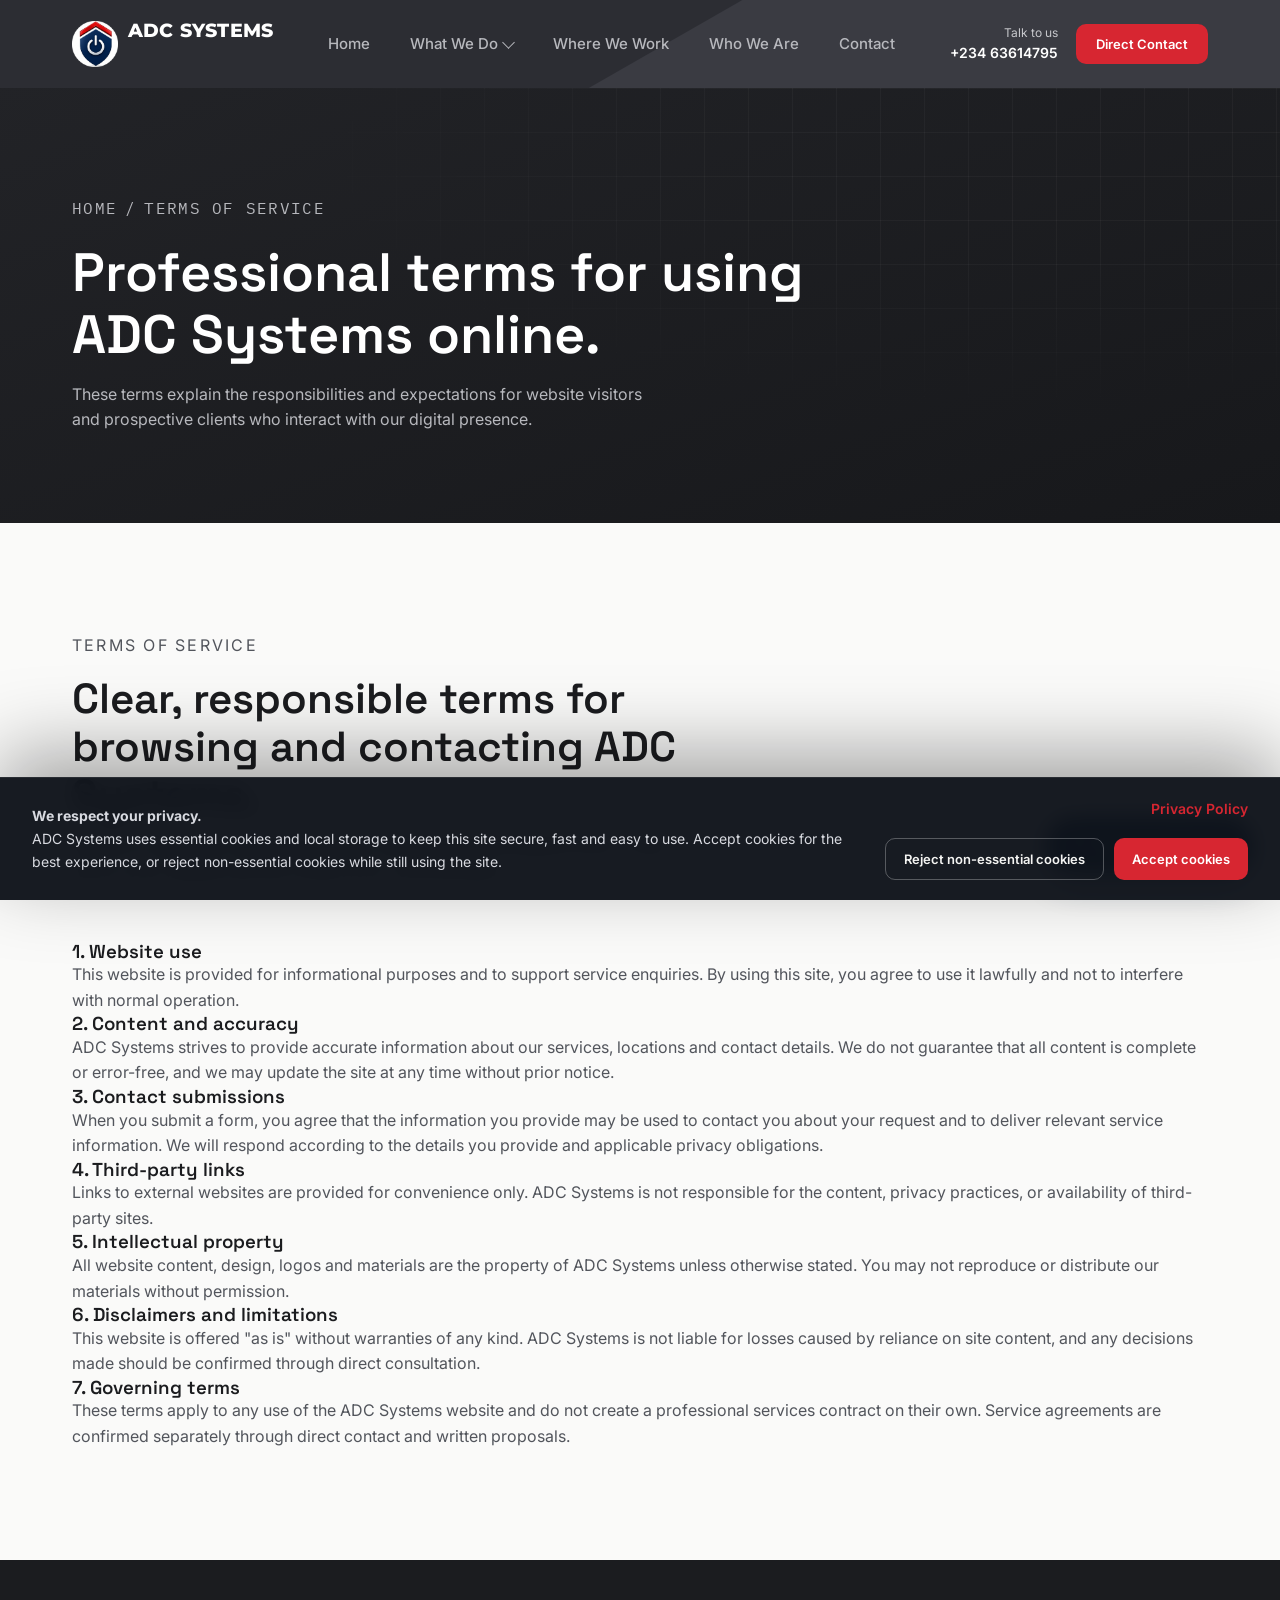
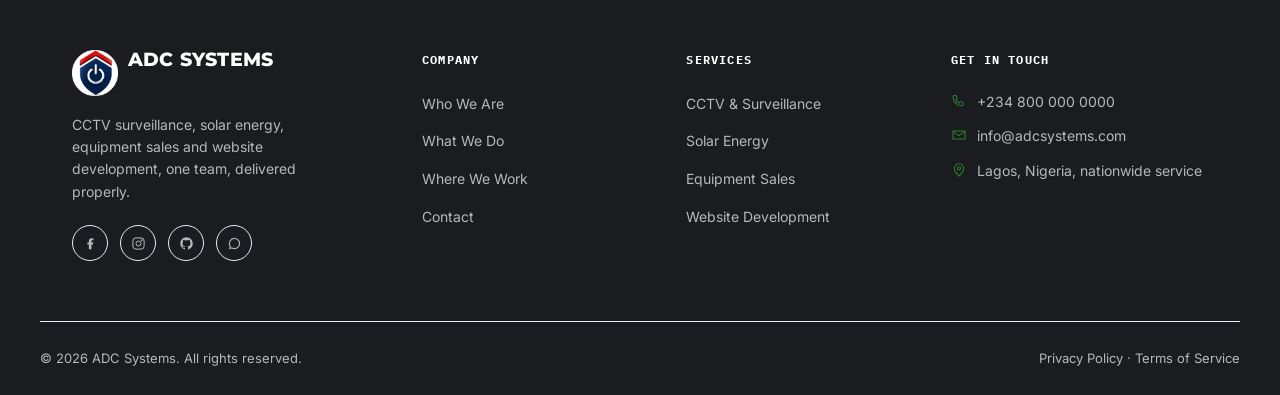
<file: terms-of-service.html>
<!DOCTYPE html>
<html lang="en">
<head>
<meta charset="UTF-8">
<meta name="viewport" content="width=device-width, initial-scale=1.0">
<title>Terms of Service | ADC Systems</title>
<meta name="description" content="Terms of Service for ADC Systems, explaining the terms that apply when visitors use our website and contact our services.">
<meta name="robots" content="index, follow">
<meta property="og:locale" content="en_US">
<meta property="og:type" content="website">
<meta property="og:title" content="Terms of Service | ADC Systems">
<meta property="og:description" content="Terms of Service for ADC Systems, explaining the terms that apply when visitors use our website and contact our services.">
<meta property="og:image" content="assets/images/adclogo2.png">
<meta property="og:image:alt" content="ADC Systems logo">
<meta property="og:url" content="./terms-of-service.html">
<meta name="twitter:card" content="summary_large_image">
<meta name="twitter:title" content="Terms of Service | ADC Systems">
<meta name="twitter:description" content="Terms of Service for ADC Systems, explaining the terms that apply when visitors use our website and contact our services.">
<meta name="twitter:image" content="assets/images/adclogo2.png">
<link rel="canonical" href="./terms-of-service.html">
<link rel="icon" href="assets/images/adc-icon.png">
<link rel="stylesheet" href="css/style.css">
</head>
<body>

<div id="preloader" aria-hidden="true">
  <div class="loader-aperture"><svg viewBox="0 0 64 64"><circle class="ring" cx="32" cy="32" r="26"></circle><circle class="sweep" cx="32" cy="32" r="26"></circle></svg></div>
  <p class="loader-text">Adc systems<span>...</span></p>
</div>

<header class="site-header">
  <div class="header-inner">
    <a href="index.html" class="brand"><img src="assets/images/adc-icon.png" alt="ADC Systems logo"><span class="brand-word">ADC Systems</span></a>
    <nav class="main-nav" aria-label="Primary">
      <ul>
        <li class="nav-item"><a href="index.html" class="nav-link">Home</a></li>
        <li class="nav-item has-dropdown">
          <a href="services.html" class="nav-link">What We Do <span class="caret"></span></a>
          <ul class="dropdown">
            <li><a href="services.html#cctv">CCTV &amp; Surveillance<small>Cameras, config &amp; monitoring</small></a></li>
            <li><a href="services.html#solar">Solar Energy Solutions<small>Panels, batteries &amp; refilling</small></a></li>
            <li><a href="services.html#equipment">Equipment Sales<small>Security &amp; solar hardware</small></a></li>
            <li><a href="services.html#web">Website Development<small>Design, build &amp; launch</small></a></li>
          </ul>
        </li>
        <li class="nav-item"><a href="portfolio.html" class="nav-link">Where We Work</a></li>
        <li class="nav-item"><a href="about.html" class="nav-link">Who We Are</a></li>
        <li class="nav-item"><a href="contact.html" class="nav-link">Contact</a></li>
      </ul>
    </nav>
    <div class="header-cta">
      <div class="header-phone"><span>Talk to us</span><strong>+234 63614795</strong></div>
      <a href="contact.html" class="btn btn-primary btn-sm">Direct Contact</a>
      <button class="nav-toggle" aria-label="Toggle menu"><span></span><span></span><span></span></button>
    </div>
  </div>
</header>

<section class="page-hero">
  <div class="container page-hero-inner">
    <p class="breadcrumb"><a href="index.html">Home</a> / <span>Terms of Service</span></p>
    <h1>Professional terms for using ADC Systems online.</h1>
    <p>These terms explain the responsibilities and expectations for website visitors and prospective clients who interact with our digital presence.</p>
  </div>
</section>

<section class="section">
  <div class="container">
    <div class="section-head reveal">
      <p class="eyebrow">Terms of Service</p>
      <h2>Clear, responsible terms for browsing and contacting ADC Systems.</h2>
      <p>We aim to make your experience secure, informative and straightforward. These terms cover website use and contact form communication.</p>
    </div>

    <div class="policy-content reveal">
      <h3>1. Website use</h3>
      <p>This website is provided for informational purposes and to support service enquiries. By using this site, you agree to use it lawfully and not to interfere with normal operation.</p>

      <h3>2. Content and accuracy</h3>
      <p>ADC Systems strives to provide accurate information about our services, locations and contact details. We do not guarantee that all content is complete or error-free, and we may update the site at any time without prior notice.</p>

      <h3>3. Contact submissions</h3>
      <p>When you submit a form, you agree that the information you provide may be used to contact you about your request and to deliver relevant service information. We will respond according to the details you provide and applicable privacy obligations.</p>

      <h3>4. Third-party links</h3>
      <p>Links to external websites are provided for convenience only. ADC Systems is not responsible for the content, privacy practices, or availability of third-party sites.</p>

      <h3>5. Intellectual property</h3>
      <p>All website content, design, logos and materials are the property of ADC Systems unless otherwise stated. You may not reproduce or distribute our materials without permission.</p>

      <h3>6. Disclaimers and limitations</h3>
      <p>This website is offered "as is" without warranties of any kind. ADC Systems is not liable for losses caused by reliance on site content, and any decisions made should be confirmed through direct consultation.</p>

      <h3>7. Governing terms</h3>
      <p>These terms apply to any use of the ADC Systems website and do not create a professional services contract on their own. Service agreements are confirmed separately through direct contact and written proposals.</p>
    </div>
  </div>
</section>

<footer class="site-footer">
  <div class="container footer-grid">
    <div class="footer-brand">
      <a href="index.html" class="brand"><img src="assets/images/adc-icon.png" alt="ADC Systems logo"><span class="brand-word">ADC Systems</span></a>
      <p>CCTV surveillance, solar energy, equipment sales and website development, one team, delivered properly.</p>
      <div class="footer-social">
        <a href="#" aria-label="Facebook"><svg viewBox="0 0 24 24" fill="currentColor"><path d="M13.5 21v-7.5H16l.5-3.2h-3V8.2c0-.9.3-1.6 1.7-1.6H16.6V3.8C16.1 3.7 15 3.6 13.8 3.6c-2.6 0-4.4 1.6-4.4 4.5v2.2H6.9v3.2h2.5V21h4.1Z"/></svg></a>
        <a href="#" aria-label="Instagram"><svg viewBox="0 0 24 24" fill="none" stroke="currentColor" stroke-width="1.6"><rect x="3" y="3" width="18" height="18" rx="5"/><circle cx="12" cy="12" r="4"/><circle cx="17.2" cy="6.8" r="1"/></svg></a>
        <a href="https://github.com/" target="_blank" rel="noopener noreferrer" aria-label="GitHub"><svg viewBox="0 0 24 24" fill="currentColor"><path d="M12 2C6.477 2 2 6.477 2 12c0 4.418 2.865 8.166 6.839 9.489.5.092.682-.217.682-.483 0-.237-.009-.868-.014-1.703-2.782.605-3.369-1.34-3.369-1.34-.454-1.155-1.11-1.464-1.11-1.464-.907-.62.069-.607.069-.607 1.003.071 1.531 1.031 1.531 1.031.892 1.529 2.341 1.088 2.91.832.091-.647.35-1.088.636-1.339-2.22-.252-4.555-1.11-4.555-4.945 0-1.091.39-1.984 1.029-2.682-.103-.253-.446-1.27.098-2.645 0 0 .84-.269 2.75 1.025A9.564 9.564 0 0 1 12 6.844c.85.004 1.705.115 2.504.337 1.909-1.294 2.748-1.025 2.748-1.025.546 1.375.202 2.392.1 2.645.64.698 1.028 1.591 1.028 2.682 0 3.844-2.339 4.69-4.566 4.936.36.31.68.923.68 1.861 0 1.343-.012 2.426-.012 2.755 0 .268.18.58.688.482C19.135 20.164 22 16.418 22 12c0-5.523-4.477-10-10-10Z"/></svg></a>
        <a href="#" aria-label="WhatsApp"><svg viewBox="0 0 24 24" fill="currentColor"><path d="M12 3a9 9 0 0 0-7.7 13.7L3 21l4.5-1.2A9 9 0 1 0 12 3Zm0 1.8a7.2 7.2 0 1 1 0 14.4 7.1 7.1 0 0 1-3.7-1l-.3-.2-2.6.7.7-2.5-.2-.3A7.2 7.2 0 0 1 12 4.8Z"/></svg></a>
      </div>
    </div>
    <div class="footer-col"><h5>Company</h5><ul><li><a href="about.html">Who We Are</a></li><li><a href="services.html">What We Do</a></li><li><a href="portfolio.html">Where We Work</a></li><li><a href="contact.html">Contact</a></li></ul></div>
    <div class="footer-col"><h5>Services</h5><ul><li><a href="services.html#cctv">CCTV &amp; Surveillance</a></li><li><a href="services.html#solar">Solar Energy</a></li><li><a href="services.html#equipment">Equipment Sales</a></li><li><a href="services.html#web">Website Development</a></li></ul></div>
    <div class="footer-col">
      <h5>Get In Touch</h5>
      <ul class="footer-contact">
        <li><svg viewBox="0 0 24 24" fill="none" stroke="currentColor" stroke-width="1.6"><path d="M3 5.5c0-1 .8-1.8 1.8-1.8h2.1c.5 0 1 .4 1.1.9l.9 3a1.1 1.1 0 0 1-.4 1.2l-1.4 1c1 2.3 2.8 4.1 5.1 5.1l1-1.4c.3-.4.8-.5 1.2-.4l3 .9c.5.1.9.6.9 1.1v2.1c0 1-.8 1.8-1.8 1.8C9.5 20 3 13.5 3 5.5Z"/></svg><span>+234 800 000 0000</span></li>
        <li><svg viewBox="0 0 24 24" fill="none" stroke="currentColor" stroke-width="1.6"><path d="M3 6h18v12H3z"/><path d="m3 7 9 6 9-6"/></svg><span>info@adcsystems.com</span></li>
        <li><svg viewBox="0 0 24 24" fill="none" stroke="currentColor" stroke-width="1.6"><path d="M12 21s7-6.1 7-11.5A7 7 0 0 0 5 9.5C5 14.9 12 21 12 21Z"/><circle cx="12" cy="9.5" r="2.3"/></svg><span>Lagos, Nigeria, nationwide service</span></li>
      </ul>
    </div>
  </div>
  <div class="container footer-bottom">
    <span>&copy; <span class="js-year"></span> ADC Systems. All rights reserved.</span>
    <span><a href="privacy-policy.html">Privacy Policy</a> &middot; <a href="terms-of-service.html">Terms of Service</a></span>
  </div>
</footer>

<a href="contact.html" class="fab"><span class="pulse"></span>
  <svg viewBox="0 0 24 24" fill="none" stroke="currentColor" stroke-width="1.8"><path d="M4 4h16v12H7l-3 3V4Z"/></svg>
  <span>Drop us a Message</span>
</a>

<script src="js/main.js"></script>
</body>
</html>
</file>
<file: css/style.css>
/* =========================================================
   ADC SYSTEMS — Core Stylesheet
   Design tokens, layout, and shared components
   ========================================================= */

/* ---------- Fonts ---------- */
@import url('https://fonts.googleapis.com/css2?family=Space+Grotesk:wght@400;500;600;700&family=Inter:wght@400;500;600;700&family=IBM+Plex+Mono:wght@400;500&family=Montserrat:wght@500;600;700;800&display=swap');

/* ---------- Design tokens ---------- */
:root{
  /* Core palette */
  --ink:            #1b1c1f;   /* near-black, deep sections */
  --charcoal:       #2c2d33;   /* header / dark panels */
  --charcoal-2:     #3a3b42;   /* lighter charcoal for cards on dark */
  --paper:          #fafaf9;   /* main background */
  --paper-dim:      #f1f1ef;   /* alt section background */
  --line:           #e4e3df;   /* hairline borders on light */
  --line-dark:      #eaebf5;   /* hairline borders on dark */
  --green:          #2e7d32;   /* success / accent green */
   --green-light:   #e8f5e9;  /* soft green background for badges/alerts *

  /* Text */
  --text-body:      #52555c;
  --text-strong:    #1b1c1f;
  --text-inverse:   #f4f4f2;
  --text-inverse-dim:#b7b8bd;

  /* Brand accents */
  /* Brand accents (ADC logo: blue, red, white) */
  --brand-blue:     #0b335b; /* deep navy from logo */
  --brand-blue-dark:#07263e;
  --brand-red:      #d72631; /* logo red */
  --brand-red-dark: #a31a24;
  --lens:           var(--brand-blue);
  --lens-dark:      var(--brand-blue-dark);
  --solar:          var(--brand-red);
  --solar-dark:     var(--brand-red-dark);

  /* Gradients */
  --grad-scan: linear-gradient(90deg, var(--lens) 0%, var(--solar) 100%);
  --grad-dark: linear-gradient(160deg, #232428 0%, #17181b 100%);

  /* Type */
  --font-display: 'Space Grotesk', sans-serif;
  --font-body: 'Inter', sans-serif;
  --font-mono: 'IBM Plex Mono', monospace;
  --font-nav: 'Montserrat', sans-serif;

  /* Layout */
  --container: 1200px;
  --radius-sm: 4px;
  --radius-md: 8px;
  --header-h: 88px;

  /* Motion */
  --ease: cubic-bezier(.25,.8,.25,1);
  --fast: .2s;
  --med: .45s;
  --slow: .8s;
}

/* ---------- Reset ---------- */
*,*::before,*::after{ box-sizing:border-box; margin:0; padding:0; }
html{ scroll-behavior:smooth; }
body{
  font-family:var(--font-body);
  color:var(--text-body);
  background:var(--paper);
  line-height:1.6;
  -webkit-font-smoothing:antialiased;
  overflow-x:hidden;
  cursor:auto; /* explicit default cursor — no custom glow cursor anywhere */
}
img{ max-width:100%; display:block; }
a{ color:inherit; text-decoration:none; }
ul{ list-style:none; }
button{ font-family:inherit; cursor:pointer; border:none; background:none; }
input, textarea, select{ font-family:inherit; }
h1,h2,h3,h4{ font-family:var(--font-display); color:var(--text-strong); line-height:1.15; font-weight:600; }

.container{ max-width:var(--container); margin:0 auto; padding:0 32px; }

::selection{ background:var(--lens); color:#fff; }

/* visible keyboard focus (accessibility) */
a:focus-visible, button:focus-visible, input:focus-visible, textarea:focus-visible{
  outline:2px solid var(--lens);
  outline-offset:3px;
}

@media (prefers-reduced-motion: reduce){
  *{ animation-duration:.001ms !important; animation-iteration-count:1 !important; transition-duration:.001ms !important; scroll-behavior:auto !important; }
}

/* ---------- Eyebrow / Section labels ---------- */
.eyebrow{
  display:inline-flex; align-items:center; gap:10px;
  font-family:var(--font-display Space Grotesk);
  font-size:12px; letter-spacing:.14em; text-transform:uppercase;
  color:var(--text-body);
  margin-bottom:16px;
}
.eyebrow::before{
  display:none;
}
.eyebrow.on-dark{ color:var(--solar); }

.section-head{ max-width:640px; margin-bottom:56px; }
.section-head h2{ font-size:clamp(28px,3.4vw,42px); margin-bottom:14px; }
.section-head p{ font-size:16px; color:var(--text-body); }
.section-head.center{ margin-left:auto; margin-right:auto; text-align:center; }

/* ---------- Preloader ---------- */
#preloader{
  position:fixed; inset:0; z-index:9999;
  background:var(--ink);
  display:flex; align-items:center; justify-content:center;
  flex-direction:column; gap:18px;
  transition:opacity var(--slow) var(--ease), visibility var(--slow) var(--ease);
}
#preloader.hidden{ opacity:0; visibility:hidden; pointer-events:none; }

.loader-aperture{
  position:relative; width:64px; height:64px;
}
.loader-aperture svg{ width:100%; height:100%; }
.loader-aperture .ring{
  fill:none; stroke:var(--line-dark); stroke-width:3;
}
.loader-aperture .sweep{
  fill:none; stroke:var(--lens); stroke-width:3; stroke-linecap:round;
  stroke-dasharray:150; stroke-dashoffset:150;
  transform-origin:center;
  animation:sweep 1.1s var(--ease) infinite;
}
@keyframes sweep{
  0%{ stroke-dashoffset:150; transform:rotate(0deg); }
  50%{ stroke-dashoffset:40; }
  100%{ stroke-dashoffset:150; transform:rotate(360deg); }
}
.loader-text{
  font-family:var(--font-mono); font-size:11px; letter-spacing:.2em;
  text-transform:uppercase; color:var(--text-inverse-dim);
}
.loader-text span{ color:var(--solar); }

/* ---------- Header ---------- */
.site-header{
  position:fixed; top:0; left:0; right:0; z-index:1000;
  height:var(--header-h);
  background:var(--charcoal);
  transition:background var(--med) var(--ease), box-shadow var(--med) var(--ease);
}
/* Subtle dark-on-dark diagonal accent (never exposes a light background,
   so nav text, phone number and CTA all stay legible at every width). */
.site-header::after{
  content:'';
  position:absolute; inset:0; z-index:-1;
  background:var(--charcoal-2);
  clip-path:polygon(58% 0, 100% 0, 100% 100%, 46% 100%);
}
.site-header.scrolled{ box-shadow:0 6px 24px rgba(0,0,0,.08); }

.header-inner{
  max-width:var(--container); margin:0 auto; padding:0 32px;
  height:100%; display:flex; align-items:center; justify-content:space-between;
}
.brand{ display:flex; align-items:flex-start; gap:10px; z-index:2; }
.brand img{ height:46px; width:auto; }
.brand-word{ font-family:var(--font-nav); font-weight:800; font-size:19px; text-transform:uppercase; color:#fff; letter-spacing:.01em; line-height:1.1; display:flex; flex-direction:column; }
.brand-word small{ font-family:var(--font-nav); font-weight:600; text-transform:uppercase; color:var(--brand-red); font-size:11px; letter-spacing:.08em; display:block; margin-left:0; margin-top:2px; }

.main-nav{ display:flex; align-items:center; gap:6px; }
.main-nav > ul{ display:flex; align-items:center; gap:4px; }
.nav-link{
  position:relative; display:flex; align-items:center; gap:6px;
  padding:10px 18px; font-size:15px; font-weight:500; color:var(--text-inverse-dim);
  transition:color var(--fast) var(--ease);
}
.nav-link:hover, .nav-item.active > .nav-link{ color:#fff; }
.nav-link .caret{ width:9px; height:9px; border-right:1.5px solid currentColor; border-bottom:1.5px solid currentColor; transform:rotate(45deg); margin-top:-3px; transition:transform var(--fast) var(--ease); }
.nav-item.active .nav-link .caret{ transform:rotate(225deg); margin-top:3px; }
.nav-item.active .nav-link{ color:var(--lens); }

.nav-item{ position:relative; }
.dropdown{
  position:absolute; top:calc(100% + 14px); left:0; min-width:260px;
  background:var(--charcoal-2); border-top:2px solid var(--lens);
  box-shadow:0 20px 40px rgba(0,0,0,.25);
  opacity:0; visibility:hidden; transform:translateY(8px);
  transition:opacity var(--fast) var(--ease), transform var(--fast) var(--ease), visibility var(--fast);
}
.nav-item:hover .dropdown, .nav-item.open .dropdown{ opacity:1; visibility:visible; transform:translateY(0); }
.dropdown li + li{ border-top:1px solid var(--line-dark); }
.dropdown a{
  display:flex; flex-direction:column; gap:4px; padding:16px 22px;
  font-family:var(--font-nav); font-weight:700; font-size:15px; letter-spacing:.01em;
  color:#f5f5f3; transition:background var(--fast), color var(--fast), padding-left var(--fast);
}
.dropdown a small{ font-family:var(--font-body); font-weight:500; font-size:12px; letter-spacing:0; color:var(--text-inverse-dim); opacity:.85; }
.dropdown a:hover{ background:var(--ink); color:var(--lens); padding-left:28px; }
.dropdown a:hover small{ color:var(--text-inverse-dim); opacity:1; }

.header-cta{
  display:flex; align-items:center; gap:18px;
}
.header-phone{
  display:flex; flex-direction:column; align-items:flex-end;
  font-family:var(--font-Space Grotesk); font-size:12px; color:var(--text-inverse-dim);
}
.header-phone strong{ font-family:var(--font-body); font-size:14px; color:#fff; font-weight:600; }
.header-phone span{ color:#c7c8cc; }

.nav-toggle{ display:none; width:26px; height:20px; position:relative; z-index:2; }
.nav-toggle span{ position:absolute; left:0; width:100%; height:2px; background:#fff; transition:all var(--fast) var(--ease); }
.nav-toggle span:nth-child(1){ top:0; }
.nav-toggle span:nth-child(2){ top:9px; }
.nav-toggle span:nth-child(3){ top:18px; }
.nav-toggle.active span:nth-child(1){ transform:translateY(9px) rotate(45deg); }
.nav-toggle.active span:nth-child(2){ opacity:0; }
.nav-toggle.active span:nth-child(3){ transform:translateY(-9px) rotate(-45deg); }

/* ---------- Buttons ---------- */
.btn{
  display:inline-flex; align-items:center; gap:10px;
  padding:14px 28px; font-size:14.5px; font-weight:600;
  border-radius:10px; transition:transform var(--fast) var(--ease), box-shadow var(--fast) var(--ease), background var(--fast) var(--ease), color var(--fast) var(--ease);
  white-space:nowrap;
}
  .btn-primary{ background:var(--brand-red); color:#fff; }
  .btn-primary:hover{ background:var(--lens-dark); transform:translateY(-2px); box-shadow:0 10px 24px rgba(11,51,91,.25); }
  .btn-solar{ background:var(--solar); color:#fff; }
  .btn-solar:hover{ background:var(--solar-dark); transform:translateY(-2px); box-shadow:0 10px 24px rgba(215,38,49,.25); }
.btn-outline{ border:1.5px solid var(--line-dark); color:var(--text-inverse); }
.btn-outline:hover{ border-color:var(--lens); color:var(--lens); transform:translateY(-2px); }
.btn-outline.on-light{ border-color:var(--line); color:var(--text-strong); }
.btn-outline.on-light:hover{ border-color:var(--lens); color:var(--lens-dark); }
.btn-ghost{ padding:14px 6px; color:var(--text-strong); font-weight:600; }
.btn-ghost .arrow{ transition:transform var(--fast) var(--ease); }
.btn-ghost:hover .arrow{ transform:translateX(6px); }
.btn-sm{ padding:10px 20px; font-size:13px; }

/* ---------- Cookie consent banner ---------- */
.cookie-banner{
  position:fixed;
  left:0;
  right:0;
  bottom:0;
  z-index:2000;
  display:flex;
  align-items:center;
  justify-content:space-between;
  gap:18px;
  padding:20px 32px;
  background:rgba(14,18,25,.96);
  color:#f4f4f2;
  border-top:1px solid rgba(255,255,255,.08);
  box-shadow:0 -24px 80px rgba(0,0,0,.35);
  backdrop-filter:blur(10px);
}
.cookie-banner-copy{ max-width:820px; }
.cookie-banner-title{ margin:0 0 8px; font-size:15px; font-weight:700; color:#fff; }
.cookie-banner-copy p{ margin:0; color:#d8dae0; line-height:1.65; font-size:14px; }
.cookie-banner-actions{ display:flex; flex-wrap:wrap; align-items:center; justify-content:flex-end; gap:18px; }
.cookie-banner-link{ color:var(--solar); font-size:14px; font-weight:600; white-space:nowrap; }
.cookie-banner-buttons{ display:flex; flex-wrap:wrap; gap:10px; justify-content:flex-end; }
.cookie-banner .btn{ padding:12px 18px; font-size:13px; }
.cookie-banner .btn-outline{ color:#f4f4f2; border-color:rgba(255,255,255,.28); }
.cookie-banner .btn-outline:hover{ color:var(--lens); border-color:var(--lens); }
@media(max-width:760px){
  .cookie-banner{ flex-direction:column; align-items:stretch; text-align:center; padding:22px 20px; }
  .cookie-banner-actions{ justify-content:center; }
  .cookie-banner-copy{ width:100%; }
}

/* ---------- Hero ---------- */
.hero{
  position:relative; min-height:100vh; padding-top:var(--header-h);
  background:var(--grad-dark); color:var(--text-inverse); overflow:hidden;
}
.hero::before{
  content:''; position:absolute; inset:0;
  background-image:
    linear-gradient(rgba(255,255,255,.035) 1px, transparent 1px),
    linear-gradient(90deg, rgba(255,255,255,.035) 1px, transparent 1px);
  background-size:44px 44px;
  mask-image:radial-gradient(ellipse 80% 60% at 60% 40%, #000 40%, transparent 90%);
}
.hero-scanline{
  position:absolute; left:0; right:0; height:2px;
  background:linear-gradient(90deg, transparent, var(--lens), transparent);
  opacity:.7; animation:scan 5s linear infinite;
}
@keyframes scan{ 0%{ top:10%; } 50%{ top:85%; } 100%{ top:10%; } }

.hero-inner{
  position:relative; z-index:2;
  max-width:var(--container); margin:0 auto; padding:60px 32px 100px;
  display:grid; grid-template-columns:1.15fr .85fr; gap:60px; align-items:center;
}
.hero-copy h1{
  font-size:clamp(38px,5.2vw,68px); letter-spacing:-.01em; margin-bottom:22px; color:#fff;
}
.hero-copy h1 em{
  font-style:normal; color:var(--lens);
}
.hero-copy p{ font-size:17px; color:var(--text-inverse-dim); max-width:520px; margin-bottom:36px; }
.hero-actions{ display:flex; gap:16px; flex-wrap:wrap; margin-bottom:52px; }
.hero-badges{ display:flex; gap:32px; flex-wrap:wrap; }
.hero-badge{ font-family:var(--font-mono); font-size:12px; color:var(--text-inverse-dim); display:flex; flex-direction:column; gap:4px; }
.hero-badge strong{ font-family:var(--Montserrat); font-size:25px; color:#fff; display:block; }
.hero-badge strong .unit{ font-size:20px; color:var(--green-light); }

/* Hero visual: lens + panel signature graphic */
.hero-visual{ position:relative; display:flex; align-items:center; justify-content:center; }
.hero-visual svg{ width:100%; max-width:420px; height:auto; }
.hud-ring{ fill:none; stroke:var(--line-dark); stroke-width:1; }
.hud-ring.accent{ stroke:var(--lens); stroke-dasharray:4 10; animation:spin 30s linear infinite; transform-origin:center; }
.hud-ring.accent2{ stroke:var(--solar); stroke-dasharray:2 6; animation:spin 22s linear infinite reverse; transform-origin:center; }
@keyframes spin{ to{ transform:rotate(360deg); } }
.hud-crosshair{ stroke:var(--text-inverse-dim); stroke-width:1; opacity:.5; }
.hud-blip{ fill:var(--lens); animation:blip 2.2s ease-in-out infinite; }
@keyframes blip{ 0%,100%{ opacity:.3; } 50%{ opacity:1; } }

/* ---------- Marquee / trust strip ---------- */
.trust-strip{
  background:var(--ink); padding:26px 0; overflow:hidden;
  border-top:1px solid var(--line-dark); border-bottom:1px solid var(--line-dark);
}
.trust-track{ display:flex; gap:64px; width:max-content; animation:marquee 26s linear infinite; }
.trust-track span{
  font-family:var(--font-mono); font-size:13px; letter-spacing:.08em; text-transform:uppercase;
  color:var(--text-inverse-dim); white-space:nowrap; display:flex; align-items:center; gap:14px;
}
.trust-track span::before{ content:''; width:6px; height:6px; border-radius:50%; background:var(--green); }
@keyframes marquee{ to{ transform:translateX(-50%); } }

/* ---------- Stats ---------- */
.stats{ background:var(--paper); padding:80px 0; }
.stats-grid{ display:grid; grid-template-columns:repeat(4,1fr); gap:32px; }
.stat{ font-family:var(--font-nav); border-left:2px solid var(--line); padding-left:20px; }
.stat strong{ font-family:var(--font-nav); font-size:56px; display:block; color:var(--text-strong); }
.stat strong .unit{ font-size:24px; color:var(--lens-dark); }
.stat span{ font-family:var(--font-nav); font-size:14px; text-transform:uppercase; letter-spacing:.08em; color:var(--text-body); }

/* ---------- Reveal on scroll ---------- */
.reveal{ opacity:0; transform:translateY(28px); transition:opacity .7s var(--ease), transform .7s var(--ease); }
.reveal.in{ opacity:1; transform:translateY(0); }
.reveal-delay-1{ transition-delay:.08s; }
.reveal-delay-2{ transition-delay:.16s; }
.reveal-delay-3{ transition-delay:.24s; }
.reveal-delay-4{ transition-delay:.32s; }

/* ---------- Section wrappers ---------- */
.section{ padding:110px 0; }
.section.dim{ background:var(--paper-dim); }
.section.dark{ background:var(--grad-dark); color:var(--text-inverse); }
.section.dark h2, .section.dark h3, .section.dark h4{ color:#fff; }
.section.dark p{ color:var(--text-inverse-dim); }
.section.tight{ padding:80px 0; }

/* ---------- Services grid ---------- */
.services-grid{ display:grid; grid-template-columns:repeat(4,1fr); gap:24px; }
.service-card{
  position:relative; background:#fff; border:1px solid var(--line); padding:36px 28px;
  transition:transform var(--med) var(--ease), box-shadow var(--med) var(--ease), border-color var(--med) var(--ease);
  overflow:hidden;
}
.service-card::before{
  content:''; position:absolute; top:0; left:0; right:0; height:3px;
  background:var(--grad-scan); transform:scaleX(0); transform-origin:left;
  transition:transform var(--med) var(--ease);
}
.service-card:hover{ transform:translateY(-8px); box-shadow:0 26px 50px rgba(20,20,20,.09); border-color:transparent; }
.service-card:hover::before{ transform:scaleX(1); }
.service-icon{ width:52px; height:52px; margin-bottom:24px; color:var(--lens-dark); }
.service-icon svg{ width:100%; height:100%; }
.service-card h3{ font-size:19px; margin-bottom:10px; }
.service-card p{ font-size:14.5px; margin-bottom:18px; }
.service-card .card-link{ font-family:var(--Montserrat); font-size:13px; text-transform:uppercase; letter-spacing:.06em; color:var(--lens-dark); display:inline-flex; align-items:center; gap:6px; }
.service-card .card-link .arrow{ transition:transform var(--fast) var(--ease); }
.service-card:hover .card-link .arrow{ transform:translateX(6px); }
.service-card.solar-tone .service-icon{ color:var(--solar-dark); }
.service-card.solar-tone .card-link{ color:var(--solar-dark); }

/* ---------- Process (numbered — real installation sequence) ---------- */
.process{ display:grid; grid-template-columns:repeat(4,1fr); gap:0; position:relative; }
.process::before{
  content:''; position:absolute; top:26px; left:6%; right:6%; height:1px;
  background:repeating-linear-gradient(90deg, var(--line-dark) 0 8px, transparent 8px 16px);
}
.process-step{ position:relative; padding:0 20px; text-align:left; }
.process-step .num{
  font-family:var(--font-mono); font-size:13px; color:var(--ink); background:var(--lens);
  width:52px; height:52px; display:flex; align-items:center; justify-content:center;
  border-radius:50%; margin-bottom:24px; position:relative; z-index:2; font-weight:600;
}
.process-step:nth-child(2) .num{ background:var(--solar); }
.process-step:nth-child(4) .num{ background:var(--solar); }
.process-step h4{ font-size:17px; margin-bottom:10px; color:#fff; }
.process-step p{ font-size:14px; }

/* ---------- Feature list w/ icon ---------- */
.feature-grid{ display:grid; grid-template-columns:repeat(2,1fr); gap:28px 40px; }
.feature-item{ display:flex; gap:18px; }
.feature-item .f-icon{
  flex:0 0 auto; width:44px; height:44px; border-radius:50%;
  background:var(--paper-dim); display:flex; align-items:center; justify-content:center; color:var(--lens-dark);
}
.feature-item .f-icon svg{ width:20px; height:20px; }
.feature-item h4{ font-size:16px; margin-bottom:6px; }
.feature-item p{ font-size:14px; }

/* ---------- Split section (image/graphic + copy) ---------- */
.split{ display:grid; grid-template-columns:1fr 1fr; gap:70px; align-items:center; }
.split.reverse{ direction:rtl; }
.split.reverse > *{ direction:ltr; }
.split-visual{ position:relative; }
.split-visual .frame{
  background:var(--grad-dark); border-radius:6px; aspect-ratio:4/3.1;
  display:flex; align-items:center; justify-content:center; position:relative; overflow:hidden;
  border:1px solid var(--line-dark);
}
.split-visual svg{ width:70%; height:70%; }
.split-visual .tag{
  position:absolute; bottom:18px; left:18px; background:rgba(27,28,31,.85);
  backdrop-filter:blur(6px); padding:10px 14px; font-family:var(--font-mono); font-size:11px; color:var(--lens);
  border:1px solid var(--line-dark); display:flex; align-items:center; gap:8px;
}
.split-visual .tag::before{ content:''; width:6px; height:6px; border-radius:50%; background:var(--lens); animation:blip 2s infinite; }

/* ---------- Where we work ---------- */
.map-wrap{ position:relative; background:var(--ink); border:1px solid var(--line-dark); padding:0; overflow:hidden; }
.map-wrap svg{ width:100%; height:auto; display:block; }
.location-list{ display:grid; grid-template-columns:repeat(3,1fr); gap:20px; margin-top:48px; }
.location-card{ border:1px solid var(--line-dark); padding:22px; background:var(--charcoal-2); }
.location-card h4{ color:#fff; font-size:16px; margin-bottom:8px; display:flex; align-items:center; gap:8px; }
.location-card h4::before{ content:''; width:8px; height:8px; background:var(--green); border-radius:50%; }
.location-card p{ font-size:13.8px; color:var(--text-inverse-dim); font-weight:500; line-height:1.65; }

/* ---------- Project gallery ---------- */
.gallery-filters{ display:flex; gap:10px; flex-wrap:wrap; margin-bottom:36px; }
.gallery-filter-btn{
  padding:10px 20px; font-size:13.5px; font-weight:600; color:var(--text-body);
  border:1px solid var(--line); border-radius:30px; transition:all var(--fast) var(--ease);
}
.gallery-filter-btn:hover{ border-color:var(--lens); color:var(--lens-dark); }
.gallery-filter-btn.active{ background:var(--ink); border-color:var(--ink); color:#fff; }

.gallery-grid{ display:grid; grid-template-columns:repeat(3,1fr); gap:22px; }
.gallery-item{
  position:relative; aspect-ratio:4/3; overflow:hidden; background:var(--charcoal-2);
  cursor:pointer; border:1px solid var(--line);
}
.gallery-item.hide{ display:none; }
.gallery-item img{
  width:100%; height:100%; object-fit:cover; display:block; transition:transform var(--med) var(--ease);
}
.gallery-item:hover img{ transform:scale(1.06); }

/*Placeholder */
.gallery-placeholder{
  display:none; position:absolute; inset:0; flex-direction:column; align-items:center; justify-content:center;
  gap:10px; background:var(--grad-dark); color:var(--text-inverse-dim); text-align:center; padding:16px;
}
.gallery-placeholder svg{ width:34px; height:34px; opacity:.6; }
.gallery-placeholder span{ font-family:var(--font-mono); font-size:11px; letter-spacing:.05em; text-transform:uppercase; }
.gallery-item.no-photo img{ display:none; }
.gallery-item.no-photo .gallery-placeholder{ display:flex; }
.gallery-item.no-photo .gallery-overlay{ opacity:1; background:linear-gradient(0deg, rgba(20,21,24,.85) 0%, transparent 100%); }
.gallery-item.no-photo .zoom-icon{ display:none; }
.gallery-item.no-photo{ cursor:default; }
.gallery-item .gallery-overlay{
  position:absolute; inset:0; background:linear-gradient(0deg, rgba(20,21,24,.92) 0%, rgba(20,21,24,.1) 55%, transparent 100%);
  display:flex; flex-direction:column; justify-content:flex-end; padding:18px;
  opacity:0; transition:opacity var(--fast) var(--ease);
}
.gallery-item:hover .gallery-overlay{ opacity:1; }
.gallery-overlay .tag-pill{
  align-self:flex-start; font-family:var(--font-mono); font-size:10.5px; text-transform:uppercase;
  letter-spacing:.06em; background:var(--lens); color:#0f1a0d; padding:4px 10px; border-radius:20px; margin-bottom:10px;
}
.gallery-overlay.solar .tag-pill{ background:var(--solar); color:#fff; }
.gallery-overlay h4{ color:#fff; font-size:15px; }
.gallery-overlay p{ color:var(--text-inverse-dim); font-size:12.5px; margin-top:2px; }
.gallery-item .zoom-icon{
  position:absolute; top:14px; right:14px; width:34px; height:34px; border-radius:50%;
  background:rgba(20,21,24,.7); backdrop-filter:blur(4px); display:flex; align-items:center; justify-content:center;
  color:#fff; opacity:0; transition:opacity var(--fast) var(--ease);
}
.gallery-item:hover .zoom-icon{ opacity:1; }
.gallery-item .zoom-icon svg{ width:15px; height:15px; }

/* Lightbox */
.lightbox{
  position:fixed; inset:0; z-index:2000; background:rgba(15,15,17,.94);
  display:flex; align-items:center; justify-content:center; padding:40px;
  opacity:0; visibility:hidden; transition:opacity var(--fast) var(--ease), visibility var(--fast);
}
.lightbox.open{ opacity:1; visibility:visible; }
.lightbox-inner{ max-width:900px; width:100%; }
.lightbox img{ width:100%; max-height:70vh; object-fit:contain; border:1px solid var(--line-dark); }
.lightbox-caption{ display:flex; justify-content:space-between; align-items:flex-start; margin-top:18px; gap:20px; }
.lightbox-caption h4{ color:#fff; font-size:17px; margin-bottom:4px; }
.lightbox-caption p{ color:var(--text-inverse-dim); font-size:13.5px; }
.lightbox-close{
  width:40px; height:40px; border-radius:50%; border:1px solid var(--line-dark); color:#fff;
  display:flex; align-items:center; justify-content:center; flex:0 0 auto; transition:all var(--fast) var(--ease);
}
.lightbox-close:hover{ border-color:var(--lens); color:var(--lens); transform:rotate(90deg); }
.lightbox-close svg{ width:16px; height:16px; }

/* ---------- Testimonials ---------- */
.testimonial-track{ display:grid; grid-template-columns:repeat(3,1fr); gap:28px; }
.testimonial{ background:#fff; border:1px solid var(--line); padding:32px; position:relative; }
.testimonial .quote-mark{ font-family:var(--font-display); font-size:48px; color:var(--line); line-height:1; margin-bottom:8px; }
.testimonial p{ font-size:15px; color:var(--text-strong); margin-bottom:22px; }
.testimonial .who{ display:flex; align-items:center; gap:12px; }
  .testimonial .avatar{ width:42px; height:42px; border-radius:50%; background:var(--green); display:flex; align-items:center; justify-content:center; color:#fff; font-family:var(--font-display); font-weight:700; font-size:14px; }
/* ---------- CTA banner ---------- */
.cta-banner{
  position:relative; background:var(--grad-dark); padding:80px 0; overflow:hidden; color:#fff;
}
  .cta-banner::after{
  content:''; position:absolute; right:-10%; top:-40%; width:520px; height:520px;
  background:radial-gradient(circle, rgba(215,38,49,.12), transparent 70%);
}
.cta-banner-inner{ position:relative; z-index:2; display:flex; align-items:center; justify-content:space-between; gap:40px; flex-wrap:wrap; }
.cta-banner h2{ font-size:clamp(24px,3vw,36px); max-width:560px; color:#fff; }
.cta-banner .actions{ display:flex; gap:16px; flex-wrap:wrap; }

/* ---------- Footer ---------- */
.site-footer{ background:var(--ink); color:var(--text-inverse-dim); padding:90px 0 0; }
.footer-grid{ display:grid; grid-template-columns:1.4fr 1fr 1fr 1.2fr; gap:50px; padding-bottom:60px; border-bottom:1px solid var(--line-dark); }
.footer-brand .brand{ margin-bottom:18px; }
.footer-brand .brand-word{ color:#fff; }
.footer-brand p{ font-size:14px; max-width:280px; margin-bottom:22px; }
.footer-social{ display:flex; gap:12px; }
.footer-social a{ width:36px; height:36px; border:1px solid var(--line-dark); border-radius:50%; display:flex; align-items:center; justify-content:center; transition:all var(--fast) var(--ease); }
.footer-social a:hover{ border-color:var(--lens); color:var(--lens); transform:translateY(-3px); }
.footer-social svg{ width:15px; height:15px; }
.footer-col h5{ font-family:var(--font-mono); font-size:12px; letter-spacing:.1em; text-transform:uppercase; color:#fff; margin-bottom:22px; }
.footer-col ul li{ margin-bottom:12px; }
.footer-col ul li a{ font-size:14px; transition:color var(--fast), padding-left var(--fast); display:inline-block; }
.footer-col ul li a:hover{ color:var(--lens); padding-left:4px; }
.footer-contact li{ font-size:14px; margin-bottom:14px; display:flex; gap:10px; }
.footer-contact svg{ width:16px; height:16px; flex:0 0 auto; margin-top:2px; color:var(--green); }
.footer-bottom{ display:flex; justify-content:space-between; align-items:center; padding:26px 0; font-size:13px; flex-wrap:wrap; gap:12px; }
.footer-bottom a{ color:var(--text-inverse-dim); }
.footer-bottom a:hover{ color:var(--lens); }

/* ---------- Floating action button ---------- */
.fab{
  position:fixed; right:28px; bottom:28px; z-index:900;
  display:flex; align-items:center; gap:10px;
  background:var(--lens); color:#fff; padding:16px 22px;
  border-radius:40px; font-weight:600; font-size:14px;
  box-shadow:0 14px 30px rgba(11,51,91,.25);
  transition:transform var(--fast) var(--ease), box-shadow var(--fast) var(--ease), background var(--fast);
}
.fab:hover{ transform:translateY(-3px) scale(1.02); background:var(--lens-dark); }
.fab svg{ width:18px; height:18px; }
.fab .pulse{ position:absolute; inset:0; border-radius:40px; border:2px solid var(--lens); animation:pulse-ring 2.4s ease-out infinite; }
@keyframes pulse-ring{ 0%{ transform:scale(1); opacity:.6; } 100%{ transform:scale(1.35); opacity:0; } }

/* ---------- Page hero (inner pages) ---------- */
.page-hero{
  position:relative; padding:180px 0 90px; background:var(--grad-dark); color:#fff; overflow:hidden;
}
.page-hero::before{
  content:''; position:absolute; inset:0;
  background-image:linear-gradient(rgba(255,255,255,.035) 1px, transparent 1px), linear-gradient(90deg, rgba(255,255,255,.035) 1px, transparent 1px);
  background-size:44px 44px;
  mask-image:radial-gradient(ellipse 70% 60% at 80% 30%, #000 30%, transparent 85%);
}
.page-hero-inner{ position:relative; z-index:2; }
.breadcrumb{ font-family:var(--font-mono); font-size:12px; color:var(--text-inverse-dim); text-transform:uppercase; letter-spacing:.08em; margin-bottom:20px; display:flex; gap:8px; align-items:center; }
.breadcrumb a:hover{ color:var(--lens); }
.page-hero h1{ font-size:clamp(32px,4.6vw,54px); color:#fff; max-width:760px; }
.page-hero p{ color:var(--text-inverse-dim); max-width:600px; margin-top:16px; font-size:16px; }

/* ---------- Tabs (services page) ---------- */
.tabs-nav{ display:flex; gap:6px; border-bottom:1px solid var(--line); margin-bottom:60px; flex-wrap:wrap; }
.tab-btn{
  padding:16px 22px; font-size:14.5px; font-weight:600; color:var(--text-body);
  border-bottom:2px solid transparent; margin-bottom:-1px; transition:color var(--fast), border-color var(--fast);
  display:flex; align-items:center; gap:8px;
}
.tab-btn.active, .tab-btn:hover{ color:var(--text-strong); border-color:var(--lens); }
.tab-panel{ display:none; }
.tab-panel.active{ display:block; animation:fadeIn .5s var(--ease); }
@keyframes fadeIn{ from{ opacity:0; transform:translateY(10px); } to{ opacity:1; transform:translateY(0); } }

.package-grid{ display:grid; grid-template-columns:repeat(3,1fr); gap:24px; }
.package-card{ border:1px solid var(--line); padding:34px 28px; background:#fff; position:relative; }
.package-card.featured{ border-color:var(--ink); box-shadow:0 20px 40px rgba(0,0,0,.08); }
.package-card .flag{ position:absolute; top:0; right:0; background:var(--solar); color:#fff; font-family:var(--font-mono); font-size:11px; padding:6px 12px; letter-spacing:.05em; }
.package-card h3{ font-size:20px; margin-bottom:6px; }
.package-card .price{ font-family:var(--font-display); font-size:15px; color:var(--lens-dark); margin-bottom:20px; }
.package-card ul{ margin-bottom:28px; }
.package-card ul li{ font-size:14px; padding:9px 0; border-top:1px solid var(--line); display:flex; gap:10px; }
.package-card ul li:first-child{ border-top:none; }
.package-card ul li svg{ width:15px; height:15px; color:var(--lens-dark); flex:0 0 auto; margin-top:3px; }

/* ---------- Timeline (about page) ---------- */
.timeline{ position:relative; padding-left:32px; }
.timeline::before{ content:''; position:absolute; left:5px; top:6px; bottom:6px; width:1px; background:var(--line-dark); }
.timeline-item{ position:relative; padding-bottom:44px; }
.timeline-item:last-child{ padding-bottom:0; }
.timeline-item::before{ content:''; position:absolute; left:-32px; top:4px; width:11px; height:11px; border-radius:50%; background:var(--green); box-shadow:0 0 0 4px rgba(6, 194, 40, 0.12); }
.timeline-item .yr{ font-family:var(--font-display Space Grotesk); font-size:13px; color:var(--solar-dark); margin-bottom:6px; display:block; }
.timeline-item h4{ font-size:17px; margin-bottom:8px; color:#fff; }
.timeline-item p{ font-size:14px; }

/* ---------- Values grid ---------- */
.values-grid{ display:grid; grid-template-columns:repeat(4,1fr); gap:24px; }
.value-card{ text-align:left; }
.value-card .n{ font-family:var(--font-mono); font-size:12px; color:var(--lens-dark); display:block; margin-bottom:14px; }
.value-card h4{ font-size:17px; margin-bottom:10px; }
.value-card p{ font-size:14px; }

/* ---------- Team ---------- */
.team-grid{ display:grid; grid-template-columns:repeat(4,1fr); gap:24px; }
.team-card{ background:#fff; border:1px solid var(--line); overflow:hidden; }
.team-photo{ aspect-ratio:1/1; background:var(--grad-dark); display:flex; align-items:center; justify-content:center; color:var(--text-inverse-dim); overflow:hidden; }
.team-photo img{ width:100%; height:100%; object-fit:cover; display:block; }
.team-photo svg{ width:40%; height:40%; }
.team-info{ padding:20px; }
.team-info h4{ font-size:15.5px; margin-bottom:4px; }
.team-info span{ font-family:var(--font-mono); font-size:11.5px; color:var(--lens-dark); text-transform:uppercase; letter-spacing:.04em; }

/* ---------- Contact ---------- */
.contact-grid{ display:grid; grid-template-columns:.9fr 1.1fr; gap:60px; }
.contact-info-card{ background:var(--grad-dark); color:#fff; padding:44px; }
.contact-info-card h3{ color:#fff; margin-bottom:8px; }
.contact-info-card p{ margin-bottom:32px; }
.contact-info-list li{ display:flex; gap:14px; padding:16px 0; border-top:1px solid var(--line-dark); }
.contact-info-list li:first-child{ border-top:none; }
.contact-info-list svg{ width:18px; height:18px; color:var(--green); flex:0 0 auto; margin-top:2px; }
.contact-info-list strong{ display:block; font-size:14px; color:#fff; margin-bottom:3px; }
.contact-info-list span{ font-size:13.5px; color:var(--text-inverse-dim); }

.form-row{ display:grid; grid-template-columns:1fr 1fr; gap:20px; }
.field{ margin-bottom:22px; }
.field label{ display:block; font-size:13px; font-weight:600; color:var(--text-strong); margin-bottom:8px; }
.field input, .field select, .field textarea{
  width:100%; padding:14px 16px; border:1px solid var(--line); background:#fff; font-size:14.5px;
  color:var(--text-strong); transition:border-color var(--fast) var(--ease);
}
.field input:focus, .field select:focus, .field textarea:focus{ outline:none; border-color:var(--lens); }
.field textarea{ resize:vertical; min-height:130px; }
.form-note{ font-size:12.5px; color:var(--text-body); margin-top:6px; }
.form-status{ font-size:14px; margin-top:14px; font-family:var(--font-mono); display:none; }
.form-status.show{ display:block; }
.form-status.ok{ color:var(--lens-dark); }

.map-embed{ border:1px solid var(--line-dark); aspect-ratio:16/7; background:var(--ink); position:relative; overflow:hidden; margin-top:16px; }
  .map-embed iframe{ position:absolute; inset:0; width:100%; height:100%; border:0; display:block; }

/* ---------- Counter reveal ---------- */
[data-count]{ display:inline-block; }

/* ---------- Responsive ---------- */
@media (max-width:1080px){
  .services-grid{ grid-template-columns:repeat(2,1fr); }
  .stats-grid{ grid-template-columns:repeat(2,1fr); gap:36px 24px; }
  .feature-grid{ grid-template-columns:1fr; }
  .location-list{ grid-template-columns:repeat(2,1fr); }
  .process{ grid-template-columns:repeat(2,1fr); gap:40px 0; }
  .process::before{ display:none; }
  .testimonial-track{ grid-template-columns:1fr; }
  .values-grid{ grid-template-columns:repeat(2,1fr); }
  .team-grid{ grid-template-columns:repeat(2,1fr); }
  .package-grid{ grid-template-columns:1fr; max-width:420px; margin:0 auto; }
  .footer-grid{ grid-template-columns:1fr 1fr; gap:40px; }
}

@media (max-width:860px){
  .hero-inner{ grid-template-columns:1fr; padding-top:70px; }
  .hero-visual{ order:-1; max-width:280px; margin:0 auto; }
  .split{ grid-template-columns:1fr; gap:36px; }
  .split.reverse{ direction:ltr; }
  .contact-grid{ grid-template-columns:1fr; }
  .form-row{ grid-template-columns:1fr; }

  .main-nav{ position:fixed; top:var(--header-h); left:0; right:0; bottom:0; background:var(--charcoal);
    flex-direction:column; align-items:stretch; padding:20px; overflow-y:auto;
    transform:translateX(100%); transition:transform var(--med) var(--ease); }
  .main-nav.open{ transform:translateX(0); }
  .main-nav > ul{ flex-direction:column; align-items:stretch; gap:0; }
  .nav-link{ padding:16px 6px; justify-content:space-between; border-bottom:1px solid var(--line-dark); }
  .dropdown{ position:static; opacity:1; visibility:visible; transform:none; display:none; box-shadow:none; border-top:none; background:var(--ink); }
  .nav-item.open .dropdown{ display:block; }
  .nav-toggle{ display:block; }
  .header-phone{ display:none; }
  .site-header::after{ clip-path:polygon(0 0, 100% 0, 100% 100%, 0 100%); }

  .stats-grid{ grid-template-columns:1fr 1fr; }
  .location-list{ grid-template-columns:1fr; }
  .process{ grid-template-columns:1fr; }
  .values-grid{ grid-template-columns:1fr 1fr; }
  .team-grid{ grid-template-columns:1fr 1fr; }
  .footer-grid{ grid-template-columns:1fr; }
  .cta-banner-inner{ flex-direction:column; align-items:flex-start; }
}

@media (max-width:520px){
  .container{ padding:0 20px; }
  .services-grid{ grid-template-columns:1fr; }
  .stats-grid{ grid-template-columns:1fr 1fr; }
  .values-grid{ grid-template-columns:1fr; }
  .team-grid{ grid-template-columns:1fr; }
  .fab span{ display:none; }
  .fab{ padding:16px; border-radius:50%; }
  .hero-badges{ gap:20px; }
}
</file>
